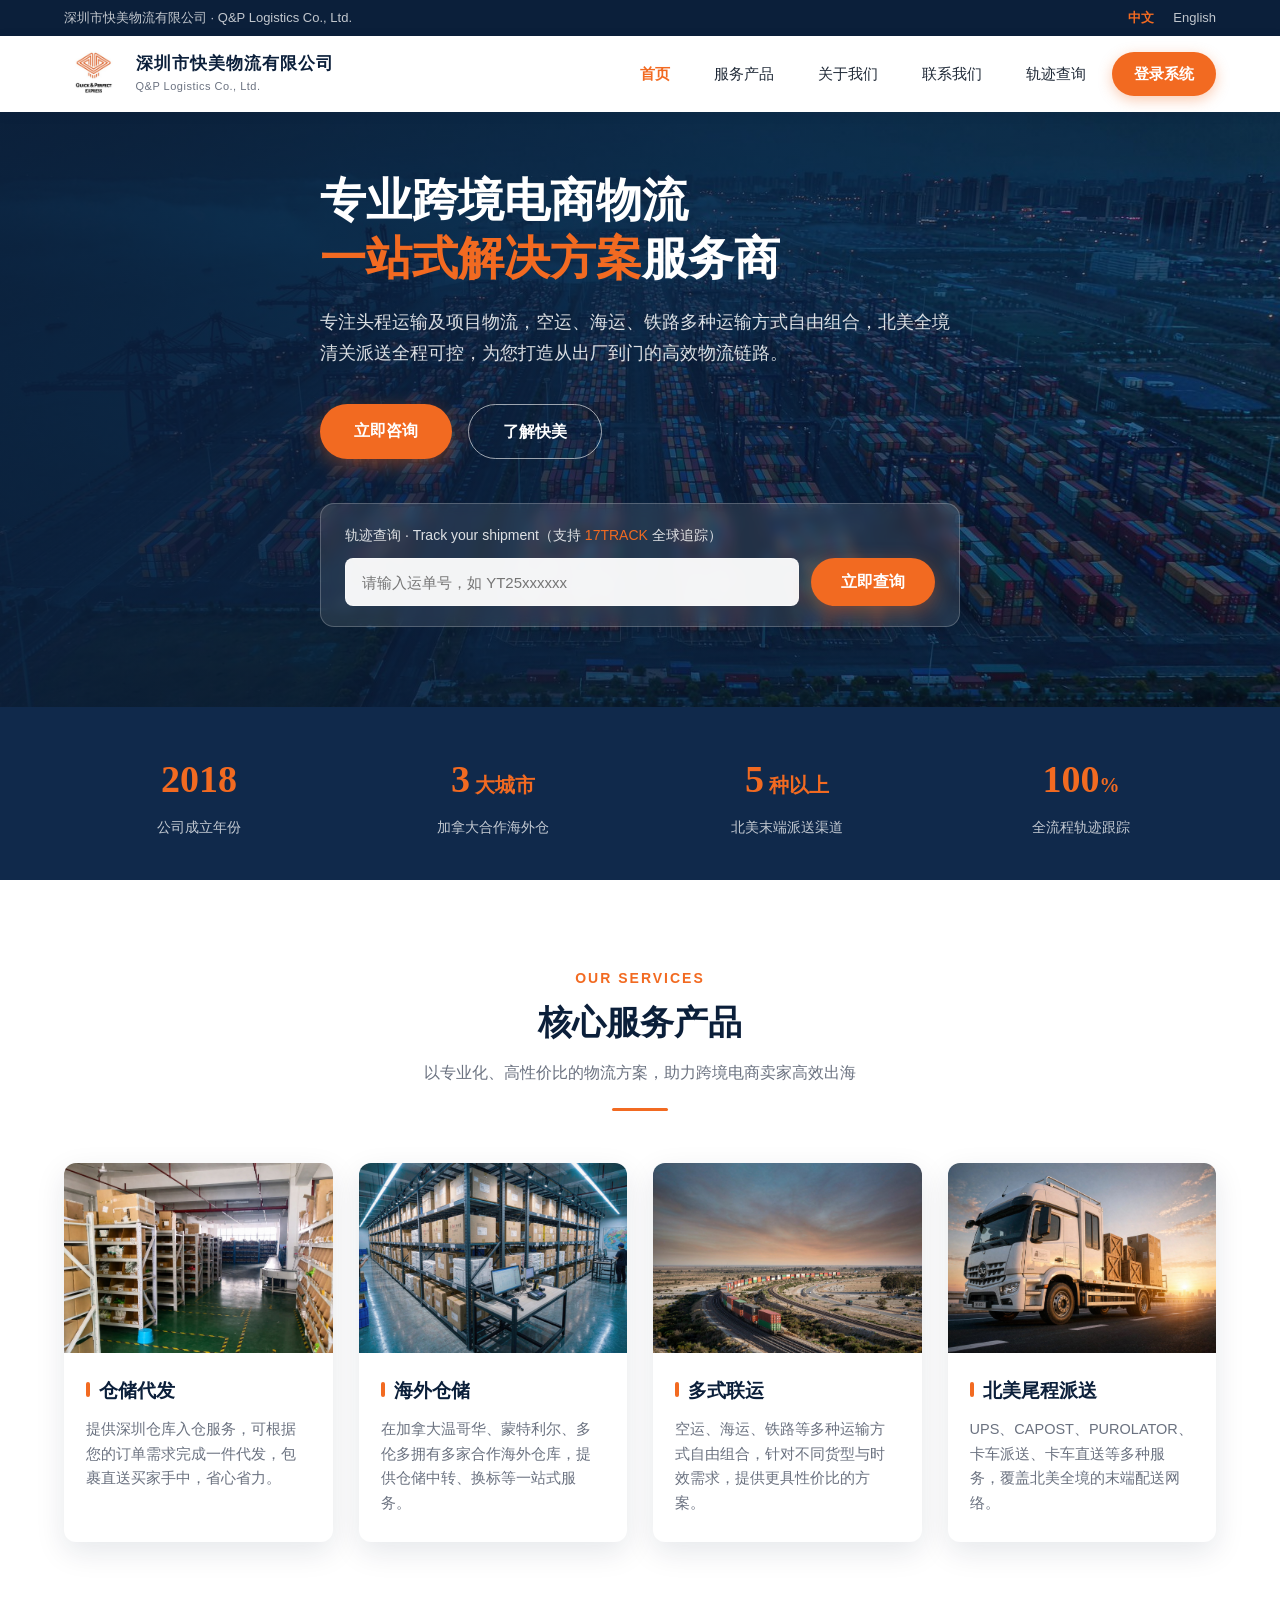
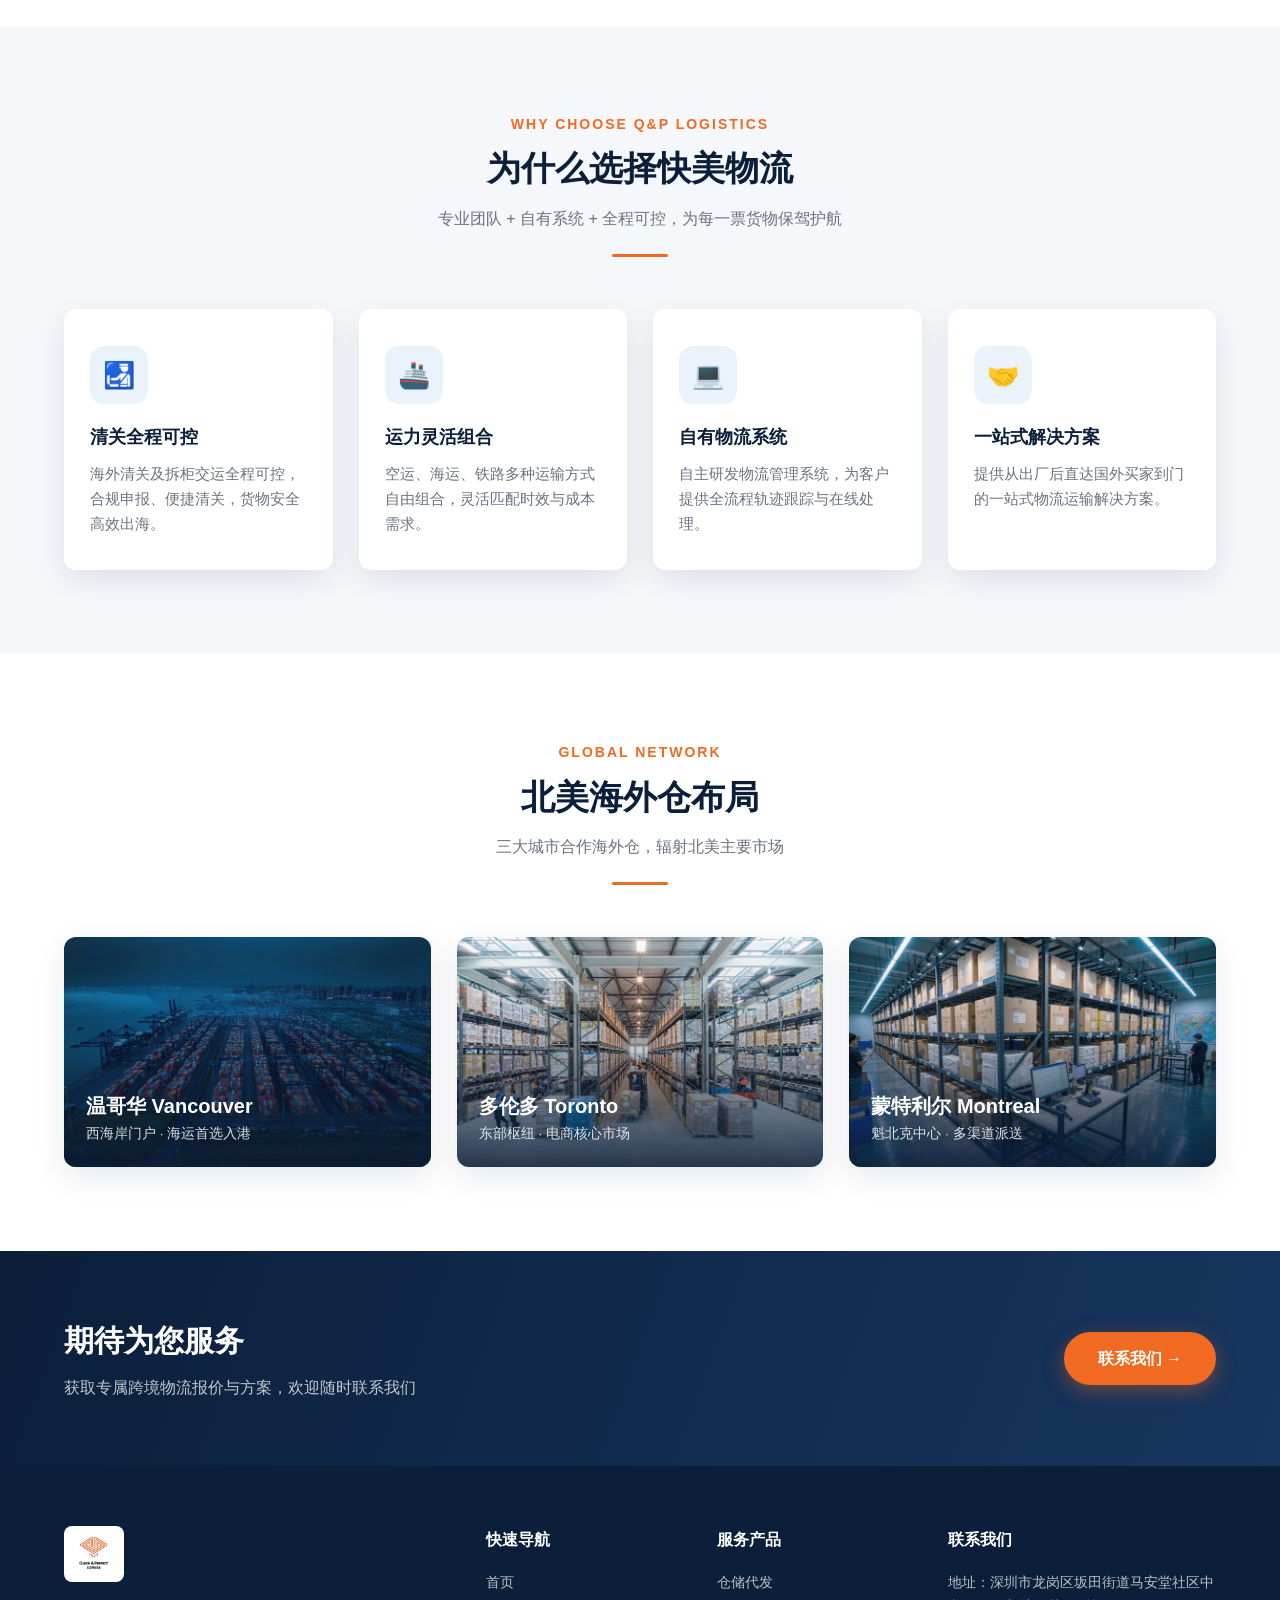
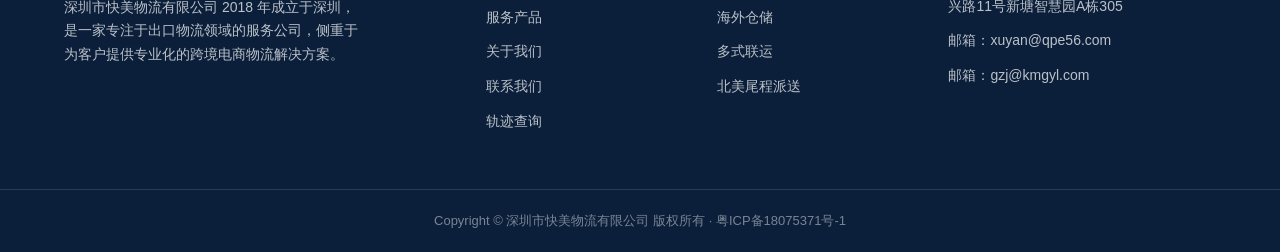
<file: index.html>
<!DOCTYPE html>
<html lang="zh-CN">
<head>
<meta charset="utf-8">
<meta name="viewport" content="width=device-width, initial-scale=1.0">
<title>深圳市快美物流有限公司 - 专业跨境电商物流服务商</title>
<meta name="description" content="深圳市快美物流有限公司，专注头程运输及项目物流，提供专业化的跨境电商物流解决方案。">
<link rel="stylesheet" href="assets/css/style.css">
</head>
<body>

<div class="topbar">
  <div class="container">
    <span>深圳市快美物流有限公司 · Q&amp;P Logistics Co., Ltd.</span>
    <span class="lang-switch">
      <a href="index.html" class="active">中文</a>
      <a href="en/index.html">English</a>
    </span>
  </div>
</div>

<nav class="navbar">
  <div class="container">
    <a class="brand" href="index.html">
      <img src="assets/img/logo.png" alt="Q&amp;P Logistics Logo">
      <span class="brand-text">
        <span class="cn">深圳市快美物流有限公司</span><br>
        <span class="en">Q&amp;P Logistics Co., Ltd.</span>
      </span>
    </a>
    <div class="nav-links">
      <a href="index.html" class="active">首页</a>
      <a href="cn/services.html">服务产品</a>
      <a href="cn/about.html">关于我们</a>
      <a href="cn/contact.html">联系我们</a>
      <a href="cn/track.html">轨迹查询</a>
      <a class="nav-cta" href="http://www.qpe56.com:8082/" target="_blank">登录系统</a>
    </div>
    <button class="nav-toggle" id="navToggle" aria-label="打开菜单"><span></span><span></span><span></span></button>
  </div>
</nav>

<header class="hero">
  <div class="container">
    <h1>专业跨境电商物流<br><em>一站式解决方案</em>服务商</h1>
    <p class="sub">专注头程运输及项目物流，空运、海运、铁路多种运输方式自由组合，北美全境清关派送全程可控，为您打造从出厂到门的高效物流链路。</p>
    <div class="hero-actions">
      <a class="btn btn-primary" href="cn/contact.html">立即咨询</a>
      <a class="btn btn-ghost" href="cn/about.html">了解快美</a>
    </div>
    <div class="track-box" id="track">
      <label>轨迹查询 · Track your shipment（支持 <a href="https://www.17track.net/" target="_blank" style="color:#F26A21;">17TRACK</a> 全球追踪）</label>
      <div class="track-row">
        <input type="text" id="YQNum" maxlength="50" placeholder="请输入运单号，如 YT25xxxxxx">
        <button class="btn btn-primary" onclick="doTrack()">立即查询</button>
      </div>
      <script type="text/javascript" src="//www.17track.net/externalcall.js"></script>
      <script type="text/javascript">
        function doTrack() {
          var num = document.getElementById("YQNum").value;
          if (num === "") { alert("请输入运单号"); return; }
          YQV5.trackSingleF2({ YQ_ElementId: "YQNum", YQ_Width: 770, YQ_Height: 560, YQ_Fc: "0", YQ_Lang: "zh-cn", YQ_Num: num });
        }
      </script>
    </div>
  </div>
</header>

<div class="stats">
  <div class="container">
    <div class="stat"><div class="num">2018</div><div class="label">公司成立年份</div></div>
    <div class="stat"><div class="num">3<span> 大城市</span></div><div class="label">加拿大合作海外仓</div></div>
    <div class="stat"><div class="num">5<span> 种以上</span></div><div class="label">北美末端派送渠道</div></div>
    <div class="stat"><div class="num">100<span>%</span></div><div class="label">全流程轨迹跟踪</div></div>
  </div>
</div>

<section class="section" id="services">
  <div class="container">
    <div class="sec-head">
      <span class="tag">Our Services</span>
      <h2>核心服务产品</h2>
      <p>以专业化、高性价比的物流方案，助力跨境电商卖家高效出海</p>
    </div>
    <div class="cards">
      <div class="card">
        <div class="thumb"><img src="assets/img/fulfillment.jpg" alt="仓储代发"></div>
        <div class="body">
          <h3>仓储代发</h3>
          <p>提供深圳仓库入仓服务，可根据您的订单需求完成一件代发，包裹直送买家手中，省心省力。</p>
        </div>
      </div>
      <div class="card">
        <div class="thumb"><img src="assets/img/overseas.jpg" alt="海外仓储"></div>
        <div class="body">
          <h3>海外仓储</h3>
          <p>在加拿大温哥华、蒙特利尔、多伦多拥有多家合作海外仓库，提供仓储中转、换标等一站式服务。</p>
        </div>
      </div>
      <div class="card">
        <div class="thumb"><img src="assets/img/rail.jpg" alt="多式联运"></div>
        <div class="body">
          <h3>多式联运</h3>
          <p>空运、海运、铁路等多种运输方式自由组合，针对不同货型与时效需求，提供更具性价比的方案。</p>
        </div>
      </div>
      <div class="card">
        <div class="thumb"><img src="assets/img/truck.jpg" alt="尾程派送"></div>
        <div class="body">
          <h3>北美尾程派送</h3>
          <p>UPS、CAPOST、PUROLATOR、卡车派送、卡车直送等多种服务，覆盖北美全境的末端配送网络。</p>
        </div>
      </div>
    </div>
  </div>
</section>

<section class="section gray">
  <div class="container">
    <div class="sec-head">
      <span class="tag">Why Choose Q&amp;P Logistics</span>
      <h2>为什么选择快美物流</h2>
      <p>专业团队 + 自有系统 + 全程可控，为每一票货物保驾护航</p>
    </div>
    <div class="why">
      <div class="why-item">
        <div class="icon">🛃</div>
        <h3>清关全程可控</h3>
        <p>海外清关及拆柜交运全程可控，合规申报、便捷清关，货物安全高效出海。</p>
      </div>
      <div class="why-item">
        <div class="icon">🚢</div>
        <h3>运力灵活组合</h3>
        <p>空运、海运、铁路多种运输方式自由组合，灵活匹配时效与成本需求。</p>
      </div>
      <div class="why-item">
        <div class="icon">💻</div>
        <h3>自有物流系统</h3>
        <p>自主研发物流管理系统，为客户提供全流程轨迹跟踪与在线处理。</p>
      </div>
      <div class="why-item">
        <div class="icon">🤝</div>
        <h3>一站式解决方案</h3>
        <p>提供从出厂后直达国外买家到门的一站式物流运输解决方案。</p>
      </div>
    </div>
  </div>
</section>

<section class="section">
  <div class="container">
    <div class="sec-head">
      <span class="tag">Global Network</span>
      <h2>北美海外仓布局</h2>
      <p>三大城市合作海外仓，辐射北美主要市场</p>
    </div>
    <div class="network">
      <div class="net-card">
        <img src="assets/img/hero.jpg" alt="温哥华">
        <div class="mask"><h3>温哥华 Vancouver</h3><p>西海岸门户 · 海运首选入港</p></div>
      </div>
      <div class="net-card">
        <img src="assets/img/about.jpg" alt="多伦多">
        <div class="mask"><h3>多伦多 Toronto</h3><p>东部枢纽 · 电商核心市场</p></div>
      </div>
      <div class="net-card">
        <img src="assets/img/overseas.jpg" alt="蒙特利尔">
        <div class="mask"><h3>蒙特利尔 Montreal</h3><p>魁北克中心 · 多渠道派送</p></div>
      </div>
    </div>
  </div>
</section>

<div class="cta-band">
  <div class="container">
    <div>
      <h2>期待为您服务</h2>
      <p>获取专属跨境物流报价与方案，欢迎随时联系我们</p>
    </div>
    <a class="btn btn-primary" href="cn/contact.html">联系我们 →</a>
  </div>
</div>

<footer>
  <div class="foot-main">
    <div class="container foot-grid">
      <div class="foot-brand">
        <img src="assets/img/logo.png" alt="Q&amp;P Logistics Logo">
        <p>深圳市快美物流有限公司 2018 年成立于深圳，是一家专注于出口物流领域的服务公司，侧重于为客户提供专业化的跨境电商物流解决方案。</p>
      </div>
      <div>
        <h4>快速导航</h4>
        <ul>
          <li><a href="index.html">首页</a></li>
          <li><a href="cn/services.html">服务产品</a></li>
          <li><a href="cn/about.html">关于我们</a></li>
          <li><a href="cn/contact.html">联系我们</a></li>
          <li><a href="cn/track.html">轨迹查询</a></li>
        </ul>
      </div>
      <div>
        <h4>服务产品</h4>
        <ul>
          <li>仓储代发</li>
          <li>海外仓储</li>
          <li>多式联运</li>
          <li>北美尾程派送</li>
        </ul>
      </div>
      <div>
        <h4>联系我们</h4>
        <ul>
          <li>地址：深圳市龙岗区坂田街道马安堂社区中兴路11号新塘智慧园A栋305</li>
          <li>邮箱：<a href="mailto:xuyan@qpe56.com">xuyan@qpe56.com</a></li>
          <li>邮箱：<a href="mailto:gzj@kmgyl.com">gzj@kmgyl.com</a></li>
        </ul>
      </div>
    </div>
  </div>
  <div class="foot-bottom">
    <div class="container">Copyright © 深圳市快美物流有限公司 版权所有 · 粤ICP备18075371号-1</div>
  </div>
</footer>

<script>
(function () {
  var t = document.getElementById("navToggle");
  var m = document.querySelector(".nav-links");
  t.addEventListener("click", function () { t.classList.toggle("open"); m.classList.toggle("open"); });
  m.addEventListener("click", function (e) { if (e.target.tagName === "A") { t.classList.remove("open"); m.classList.remove("open"); } });
})();
</script>
</body>
</html>
</file>
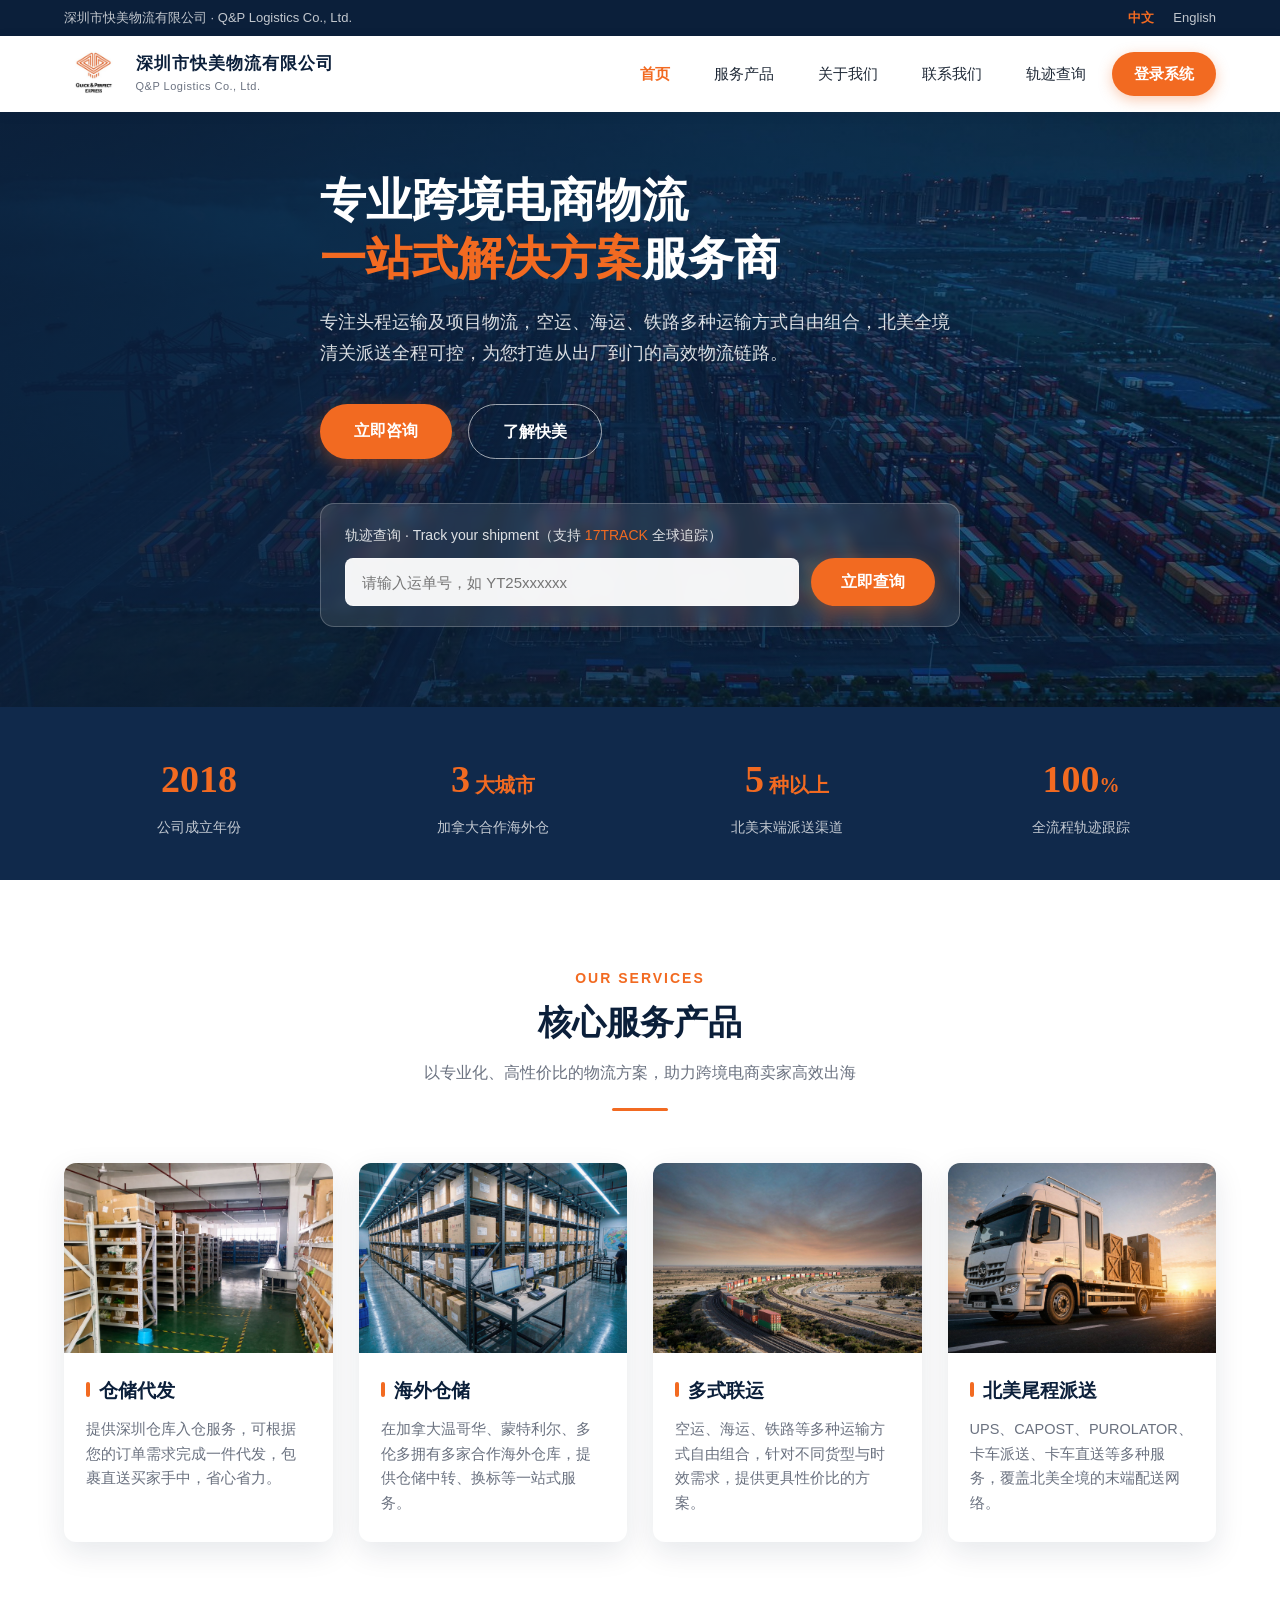
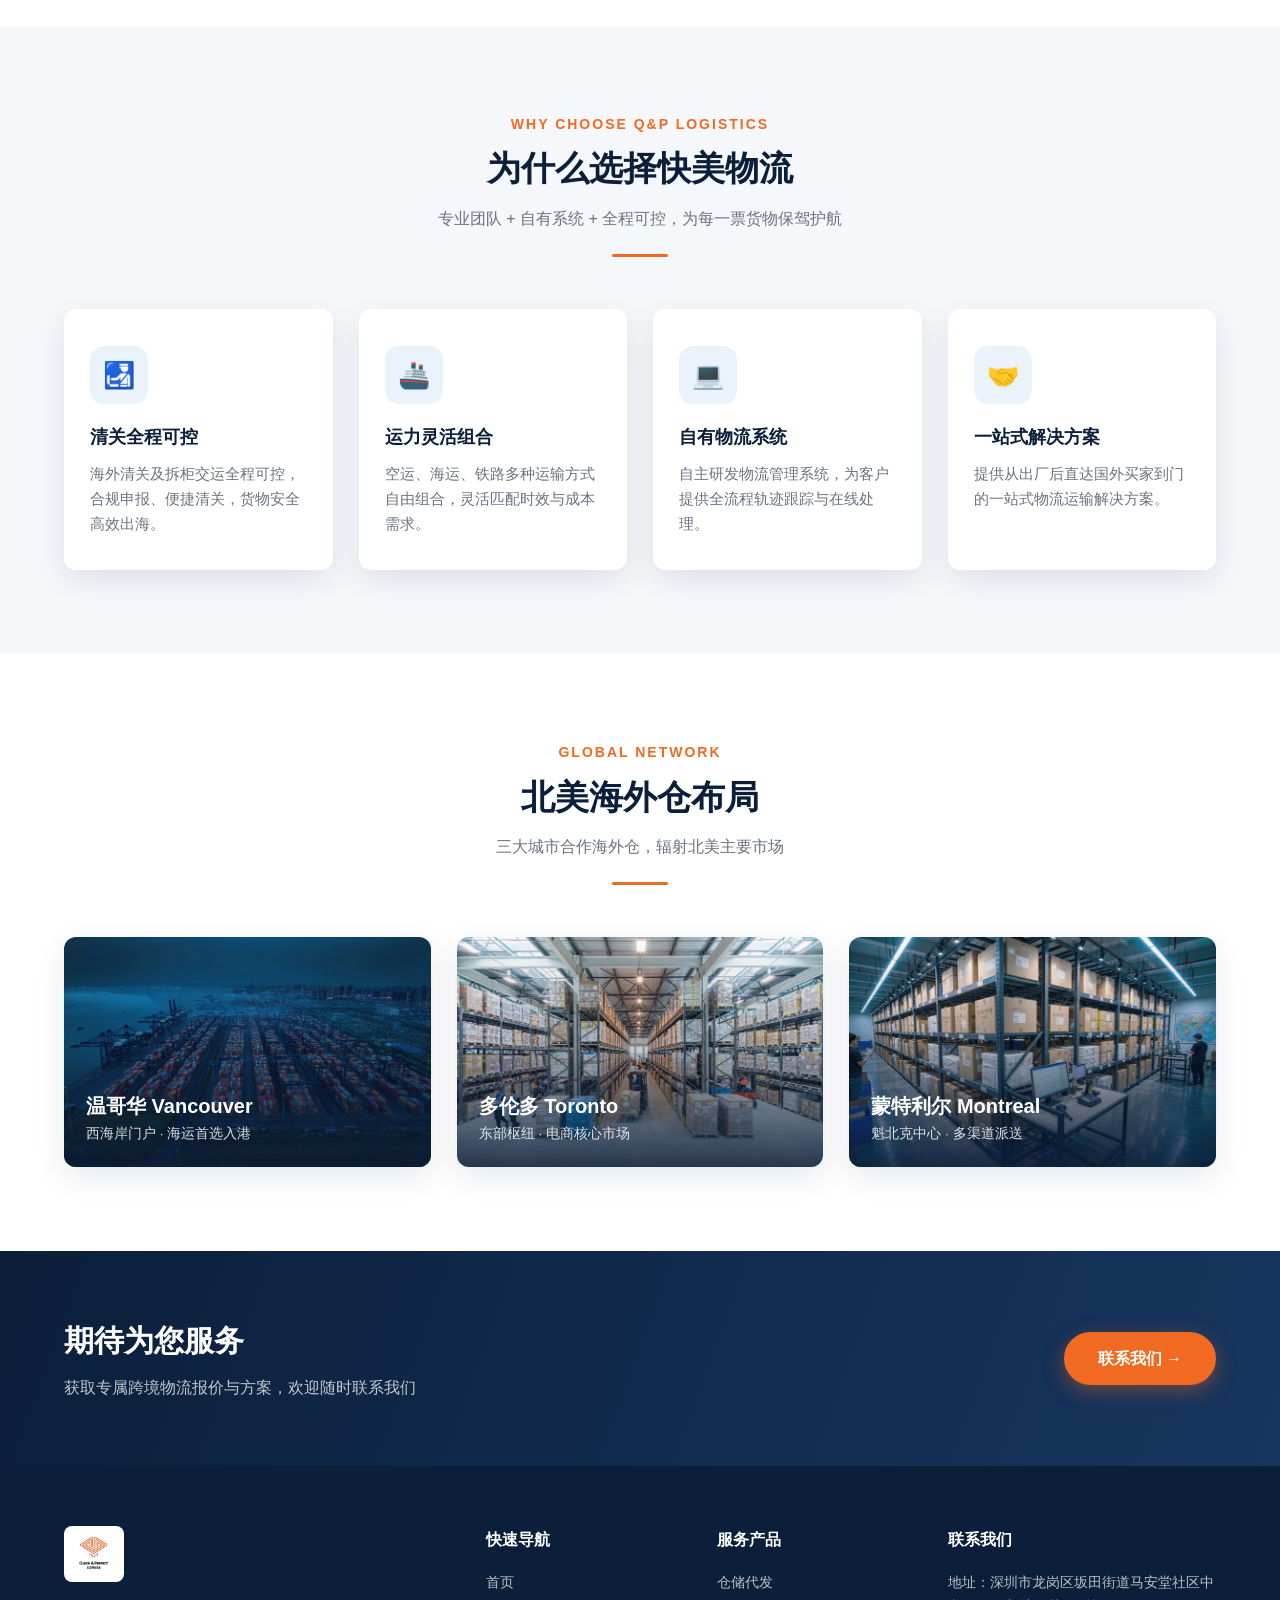
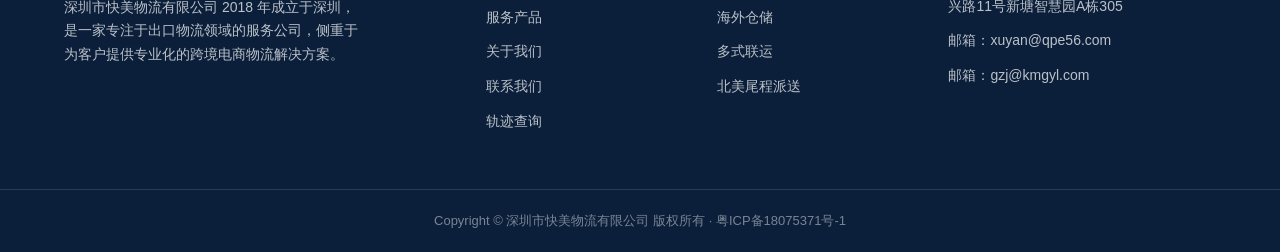
<file: cn/index.html>
<!DOCTYPE html>
<html lang="zh-CN">
<head>
<meta charset="utf-8">
<meta name="viewport" content="width=device-width, initial-scale=1.0">
<title>深圳市快美物流有限公司 - 专业跨境电商物流服务商</title>
<meta name="description" content="深圳市快美物流有限公司，专注头程运输及项目物流，提供专业化的跨境电商物流解决方案。">
<link rel="stylesheet" href="../assets/css/style.css">
</head>
<body>

<div class="topbar">
  <div class="container">
    <span>深圳市快美物流有限公司 · Q&amp;P Logistics Co., Ltd.</span>
    <span class="lang-switch">
      <a href="index.html" class="active">中文</a>
      <a href="../en/index.html">English</a>
    </span>
  </div>
</div>

<nav class="navbar">
  <div class="container">
    <a class="brand" href="index.html">
      <img src="../assets/img/logo.png" alt="Q&amp;P Logistics Logo">
      <span class="brand-text">
        <span class="cn">深圳市快美物流有限公司</span><br>
        <span class="en">Q&amp;P Logistics Co., Ltd.</span>
      </span>
    </a>
    <div class="nav-links">
      <a href="index.html" class="active">首页</a>
      <a href="services.html">服务产品</a>
      <a href="about.html">关于我们</a>
      <a href="contact.html">联系我们</a>
      <a href="track.html">轨迹查询</a>
      <a class="nav-cta" href="http://www.qpe56.com:8082/" target="_blank">登录系统</a>
    </div>
    <button class="nav-toggle" id="navToggle" aria-label="打开菜单"><span></span><span></span><span></span></button>
  </div>
</nav>

<header class="hero">
  <div class="container">
    <h1>专业跨境电商物流<br><em>一站式解决方案</em>服务商</h1>
    <p class="sub">专注头程运输及项目物流，空运、海运、铁路多种运输方式自由组合，北美全境清关派送全程可控，为您打造从出厂到门的高效物流链路。</p>
    <div class="hero-actions">
      <a class="btn btn-primary" href="contact.html">立即咨询</a>
      <a class="btn btn-ghost" href="about.html">了解快美</a>
    </div>
    <div class="track-box" id="track">
      <label>轨迹查询 · Track your shipment（支持 <a href="https://www.17track.net/" target="_blank" style="color:#F26A21;">17TRACK</a> 全球追踪）</label>
      <div class="track-row">
        <input type="text" id="YQNum" maxlength="50" placeholder="请输入运单号，如 YT25xxxxxx">
        <button class="btn btn-primary" onclick="doTrack()">立即查询</button>
      </div>
      <script type="text/javascript" src="//www.17track.net/externalcall.js"></script>
      <script type="text/javascript">
        function doTrack() {
          var num = document.getElementById("YQNum").value;
          if (num === "") { alert("请输入运单号"); return; }
          YQV5.trackSingleF2({ YQ_ElementId: "YQNum", YQ_Width: 770, YQ_Height: 560, YQ_Fc: "0", YQ_Lang: "zh-cn", YQ_Num: num });
        }
      </script>
    </div>
  </div>
</header>

<div class="stats">
  <div class="container">
    <div class="stat"><div class="num">2018</div><div class="label">公司成立年份</div></div>
    <div class="stat"><div class="num">3<span> 大城市</span></div><div class="label">加拿大合作海外仓</div></div>
    <div class="stat"><div class="num">5<span> 种以上</span></div><div class="label">北美末端派送渠道</div></div>
    <div class="stat"><div class="num">100<span>%</span></div><div class="label">全流程轨迹跟踪</div></div>
  </div>
</div>

<section class="section" id="services">
  <div class="container">
    <div class="sec-head">
      <span class="tag">Our Services</span>
      <h2>核心服务产品</h2>
      <p>以专业化、高性价比的物流方案，助力跨境电商卖家高效出海</p>
    </div>
    <div class="cards">
      <div class="card">
        <div class="thumb"><img src="../assets/img/fulfillment.jpg" alt="仓储代发"></div>
        <div class="body">
          <h3>仓储代发</h3>
          <p>提供深圳仓库入仓服务，可根据您的订单需求完成一件代发，包裹直送买家手中，省心省力。</p>
        </div>
      </div>
      <div class="card">
        <div class="thumb"><img src="../assets/img/overseas.jpg" alt="海外仓储"></div>
        <div class="body">
          <h3>海外仓储</h3>
          <p>在加拿大温哥华、蒙特利尔、多伦多拥有多家合作海外仓库，提供仓储中转、换标等一站式服务。</p>
        </div>
      </div>
      <div class="card">
        <div class="thumb"><img src="../assets/img/rail.jpg" alt="多式联运"></div>
        <div class="body">
          <h3>多式联运</h3>
          <p>空运、海运、铁路等多种运输方式自由组合，针对不同货型与时效需求，提供更具性价比的方案。</p>
        </div>
      </div>
      <div class="card">
        <div class="thumb"><img src="../assets/img/truck.jpg" alt="尾程派送"></div>
        <div class="body">
          <h3>北美尾程派送</h3>
          <p>UPS、CAPOST、PUROLATOR、卡车派送、卡车直送等多种服务，覆盖北美全境的末端配送网络。</p>
        </div>
      </div>
    </div>
  </div>
</section>

<section class="section gray">
  <div class="container">
    <div class="sec-head">
      <span class="tag">Why Choose Q&amp;P Logistics</span>
      <h2>为什么选择快美物流</h2>
      <p>专业团队 + 自有系统 + 全程可控，为每一票货物保驾护航</p>
    </div>
    <div class="why">
      <div class="why-item">
        <div class="icon">🛃</div>
        <h3>清关全程可控</h3>
        <p>海外清关及拆柜交运全程可控，合规申报、便捷清关，货物安全高效出海。</p>
      </div>
      <div class="why-item">
        <div class="icon">🚢</div>
        <h3>运力灵活组合</h3>
        <p>空运、海运、铁路多种运输方式自由组合，灵活匹配时效与成本需求。</p>
      </div>
      <div class="why-item">
        <div class="icon">💻</div>
        <h3>自有物流系统</h3>
        <p>自主研发物流管理系统，为客户提供全流程轨迹跟踪与在线处理。</p>
      </div>
      <div class="why-item">
        <div class="icon">🤝</div>
        <h3>一站式解决方案</h3>
        <p>提供从出厂后直达国外买家到门的一站式物流运输解决方案。</p>
      </div>
    </div>
  </div>
</section>

<section class="section">
  <div class="container">
    <div class="sec-head">
      <span class="tag">Global Network</span>
      <h2>北美海外仓布局</h2>
      <p>三大城市合作海外仓，辐射北美主要市场</p>
    </div>
    <div class="network">
      <div class="net-card">
        <img src="../assets/img/hero.jpg" alt="温哥华">
        <div class="mask"><h3>温哥华 Vancouver</h3><p>西海岸门户 · 海运首选入港</p></div>
      </div>
      <div class="net-card">
        <img src="../assets/img/about.jpg" alt="多伦多">
        <div class="mask"><h3>多伦多 Toronto</h3><p>东部枢纽 · 电商核心市场</p></div>
      </div>
      <div class="net-card">
        <img src="../assets/img/overseas.jpg" alt="蒙特利尔">
        <div class="mask"><h3>蒙特利尔 Montreal</h3><p>魁北克中心 · 多渠道派送</p></div>
      </div>
    </div>
  </div>
</section>

<div class="cta-band">
  <div class="container">
    <div>
      <h2>期待为您服务</h2>
      <p>获取专属跨境物流报价与方案，欢迎随时联系我们</p>
    </div>
    <a class="btn btn-primary" href="contact.html">联系我们 →</a>
  </div>
</div>

<footer>
  <div class="foot-main">
    <div class="container foot-grid">
      <div class="foot-brand">
        <img src="../assets/img/logo.png" alt="Q&amp;P Logistics Logo">
        <p>深圳市快美物流有限公司 2018 年成立于深圳，是一家专注于出口物流领域的服务公司，侧重于为客户提供专业化的跨境电商物流解决方案。</p>
      </div>
      <div>
        <h4>快速导航</h4>
        <ul>
          <li><a href="index.html">首页</a></li>
          <li><a href="services.html">服务产品</a></li>
          <li><a href="about.html">关于我们</a></li>
          <li><a href="contact.html">联系我们</a></li>
          <li><a href="track.html">轨迹查询</a></li>
        </ul>
      </div>
      <div>
        <h4>服务产品</h4>
        <ul>
          <li>仓储代发</li>
          <li>海外仓储</li>
          <li>多式联运</li>
          <li>北美尾程派送</li>
        </ul>
      </div>
      <div>
        <h4>联系我们</h4>
        <ul>
          <li>地址：深圳市龙岗区坂田街道马安堂社区中兴路11号新塘智慧园A栋305</li>
          <li>邮箱：<a href="mailto:xuyan@qpe56.com">xuyan@qpe56.com</a></li>
          <li>邮箱：<a href="mailto:gzj@kmgyl.com">gzj@kmgyl.com</a></li>
        </ul>
      </div>
    </div>
  </div>
  <div class="foot-bottom">
    <div class="container">Copyright © 深圳市快美物流有限公司 版权所有 · 粤ICP备18075371号-1</div>
  </div>
</footer>

<script>
(function () {
  var t = document.getElementById("navToggle");
  var m = document.querySelector(".nav-links");
  t.addEventListener("click", function () { t.classList.toggle("open"); m.classList.toggle("open"); });
  m.addEventListener("click", function (e) { if (e.target.tagName === "A") { t.classList.remove("open"); m.classList.remove("open"); } });
})();
</script>
</body>
</html>
</file>
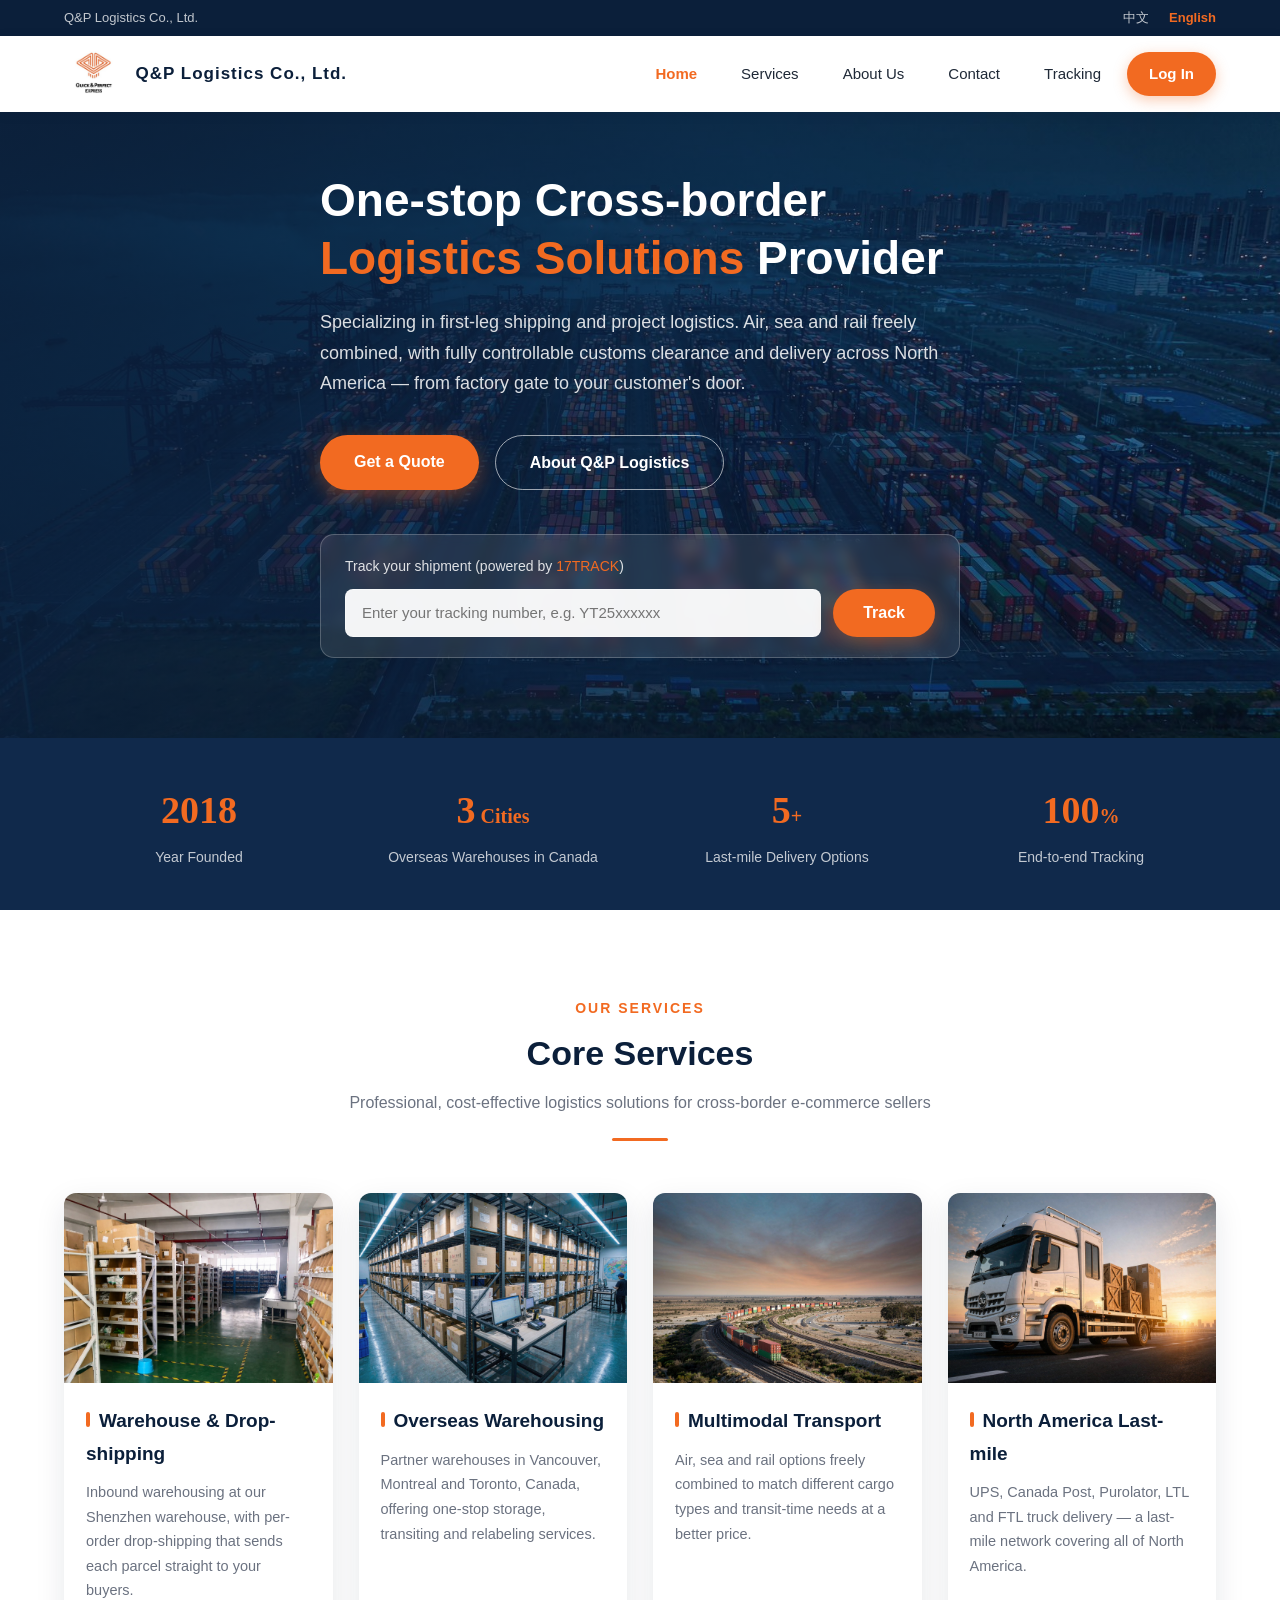
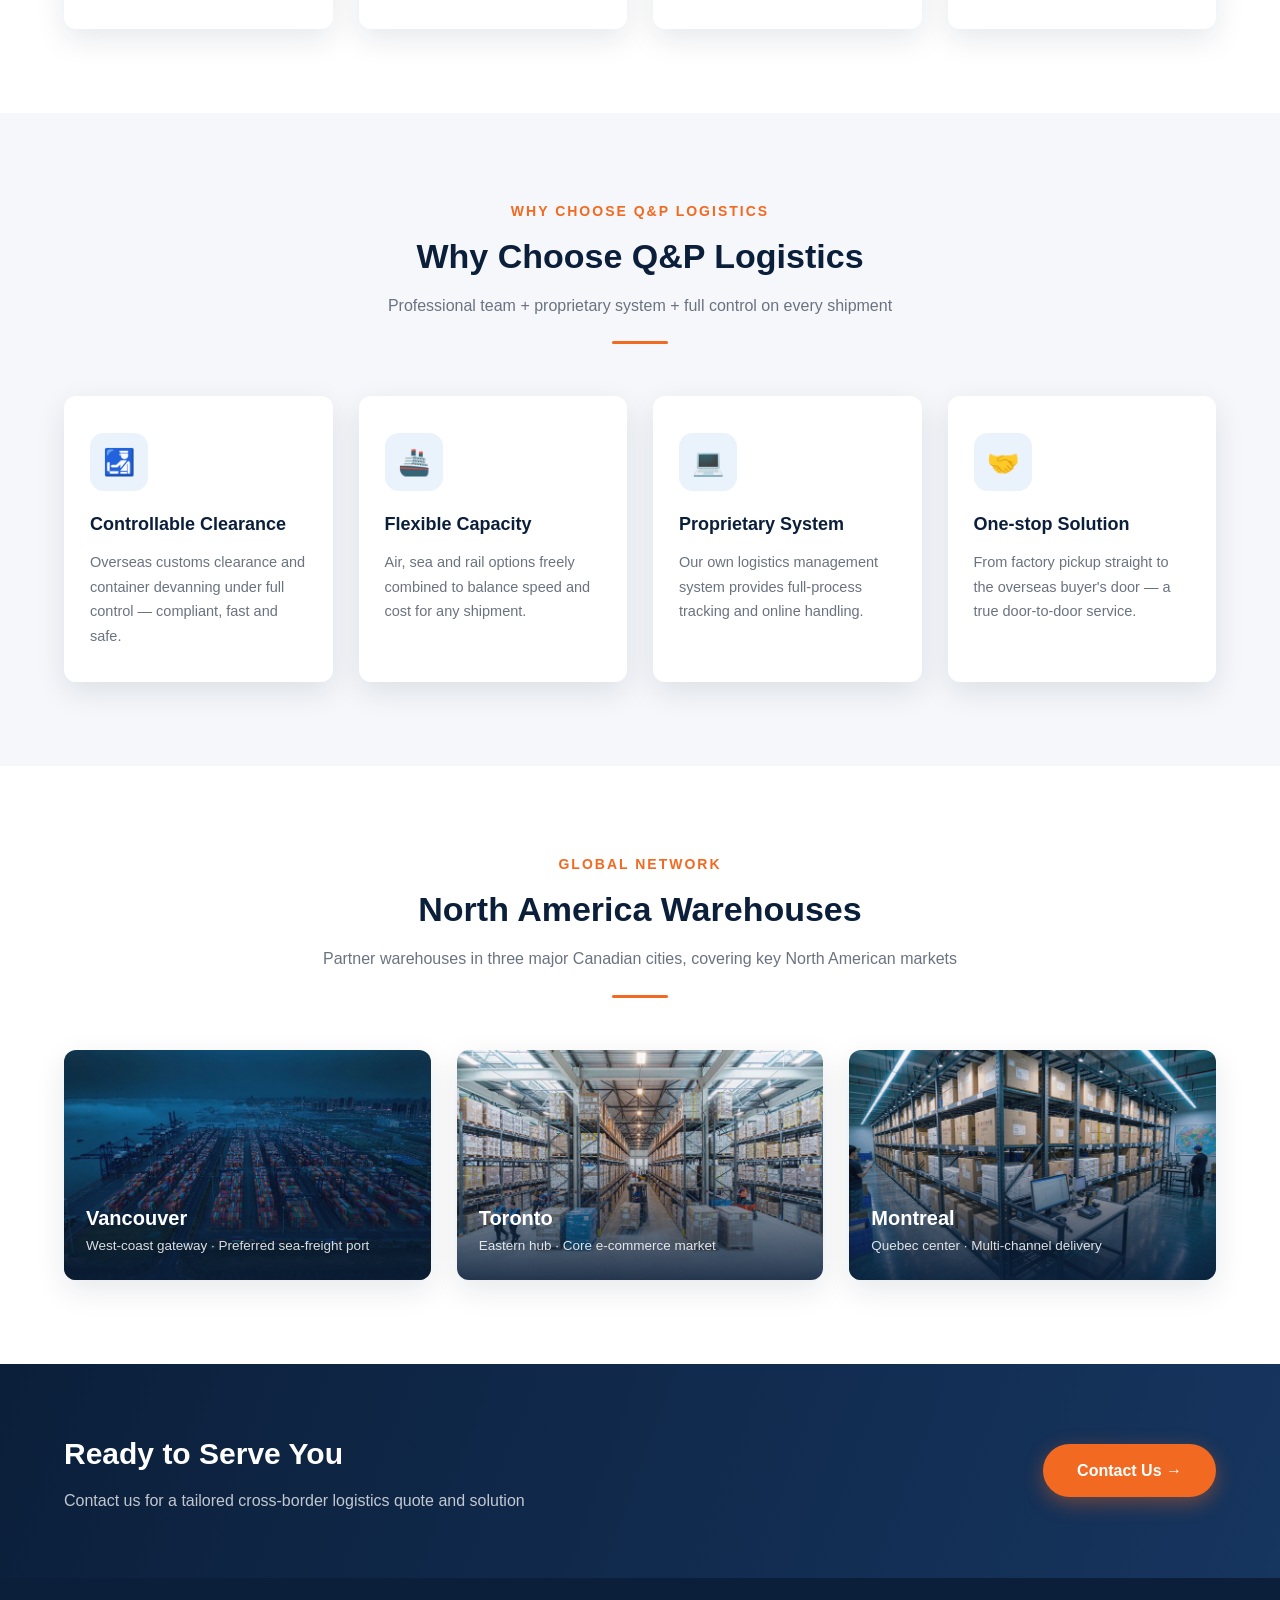
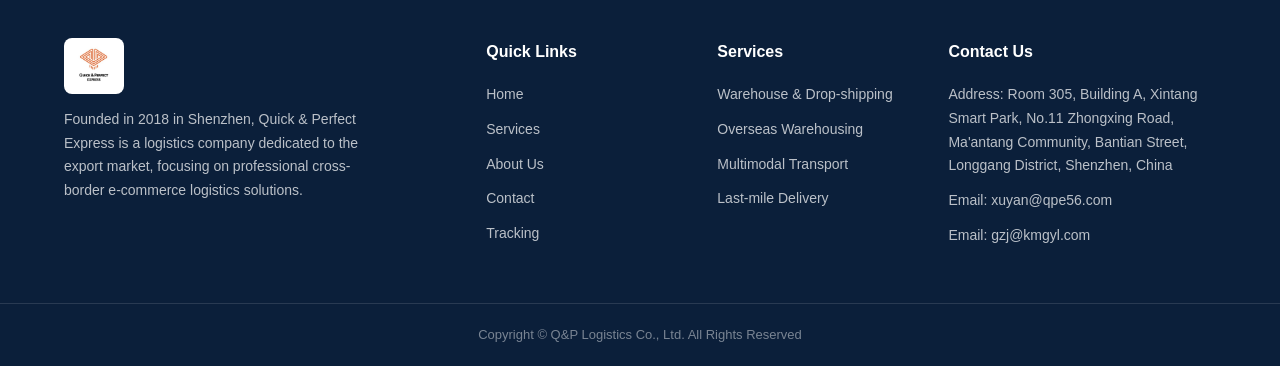
<file: en/index.html>
<!DOCTYPE html>
<html lang="en">
<head>
<meta charset="utf-8">
<meta name="viewport" content="width=device-width, initial-scale=1.0">
<title>Q&amp;P Logistics - Professional Cross-border Logistics</title>
<meta name="description" content="Shenzhen Q&amp;P Logistics, founded in 2018, specializes in first-leg shipping and project logistics for cross-border e-commerce.">
<link rel="stylesheet" href="../assets/css/style.css">
</head>
<body>

<div class="topbar">
  <div class="container">
    <span>Q&amp;P Logistics Co., Ltd.</span>
    <span class="lang-switch">
      <a href="../cn/index.html">中文</a>
      <a href="index.html" class="active">English</a>
    </span>
  </div>
</div>

<nav class="navbar">
  <div class="container">
    <a class="brand" href="index.html">
      <img src="../assets/img/logo.png" alt="Q&amp;P Logistics Logo">
      <span class="brand-text">
        <!-- <span class="cn">Quick &amp; Perfect Express</span><br> -->
        <span class="cn">Q&amp;P Logistics Co., Ltd.</span>
      </span>
    </a>
    <div class="nav-links">
      <a href="index.html" class="active">Home</a>
      <a href="services.html">Services</a>
      <a href="about.html">About Us</a>
      <a href="contact.html">Contact</a>
      <a href="track.html">Tracking</a>
      <a class="nav-cta" href="http://www.qpe56.com:8082/" target="_blank">Log In</a>
    </div>
    <button class="nav-toggle" id="navToggle" aria-label="Menu"><span></span><span></span><span></span></button>
  </div>
</nav>

<header class="hero">
  <div class="container">
    <h1>One-stop Cross-border<br><em>Logistics Solutions</em> Provider</h1>
    <p class="sub">Specializing in first-leg shipping and project logistics. Air, sea and rail freely combined, with fully controllable customs clearance and delivery across North America — from factory gate to your customer's door.</p>
    <div class="hero-actions">
      <a class="btn btn-primary" href="contact.html">Get a Quote</a>
      <a class="btn btn-ghost" href="about.html">About Q&amp;P Logistics</a>
    </div>
    <div class="track-box" id="track">
      <label>Track your shipment (powered by <a href="https://www.17track.net/" target="_blank" style="color:#F26A21;">17TRACK</a>)</label>
      <div class="track-row">
        <input type="text" id="YQNum" maxlength="50" placeholder="Enter your tracking number, e.g. YT25xxxxxx">
        <button class="btn btn-primary" onclick="doTrack()">Track</button>
      </div>
      <script type="text/javascript" src="//www.17track.net/externalcall.js"></script>
      <script type="text/javascript">
        function doTrack() {
          var num = document.getElementById("YQNum").value;
          if (num === "") { alert("Enter your number."); return; }
          YQV5.trackSingleF2({ YQ_ElementId: "YQNum", YQ_Width: 770, YQ_Height: 560, YQ_Fc: "0", YQ_Lang: "en", YQ_Num: num });
        }
      </script>
    </div>
  </div>
</header>

<div class="stats">
  <div class="container">
    <div class="stat"><div class="num">2018</div><div class="label">Year Founded</div></div>
    <div class="stat"><div class="num">3<span> Cities</span></div><div class="label">Overseas Warehouses in Canada</div></div>
    <div class="stat"><div class="num">5<span>+</span></div><div class="label">Last-mile Delivery Options</div></div>
    <div class="stat"><div class="num">100<span>%</span></div><div class="label">End-to-end Tracking</div></div>
  </div>
</div>

<section class="section" id="services">
  <div class="container">
    <div class="sec-head">
      <span class="tag">Our Services</span>
      <h2>Core Services</h2>
      <p>Professional, cost-effective logistics solutions for cross-border e-commerce sellers</p>
    </div>
    <div class="cards">
      <div class="card">
        <div class="thumb"><img src="../assets/img/fulfillment.jpg" alt="Warehouse & Drop-shipping"></div>
        <div class="body">
          <h3>Warehouse &amp; Drop-shipping</h3>
          <p>Inbound warehousing at our Shenzhen warehouse, with per-order drop-shipping that sends each parcel straight to your buyers.</p>
        </div>
      </div>
      <div class="card">
        <div class="thumb"><img src="../assets/img/overseas.jpg" alt="Overseas Warehousing"></div>
        <div class="body">
          <h3>Overseas Warehousing</h3>
          <p>Partner warehouses in Vancouver, Montreal and Toronto, Canada, offering one-stop storage, transiting and relabeling services.</p>
        </div>
      </div>
      <div class="card">
        <div class="thumb"><img src="../assets/img/rail.jpg" alt="Multimodal Transport"></div>
        <div class="body">
          <h3>Multimodal Transport</h3>
          <p>Air, sea and rail options freely combined to match different cargo types and transit-time needs at a better price.</p>
        </div>
      </div>
      <div class="card">
        <div class="thumb"><img src="../assets/img/truck.jpg" alt="Last-mile Delivery"></div>
        <div class="body">
          <h3>North America Last-mile</h3>
          <p>UPS, Canada Post, Purolator, LTL and FTL truck delivery — a last-mile network covering all of North America.</p>
        </div>
      </div>
    </div>
  </div>
</section>

<section class="section gray">
  <div class="container">
    <div class="sec-head">
      <span class="tag">Why Choose Q&amp;P Logistics</span>
      <h2>Why Choose Q&amp;P Logistics</h2>
      <p>Professional team + proprietary system + full control on every shipment</p>
    </div>
    <div class="why">
      <div class="why-item">
        <div class="icon">🛃</div>
        <h3>Controllable Clearance</h3>
        <p>Overseas customs clearance and container devanning under full control — compliant, fast and safe.</p>
      </div>
      <div class="why-item">
        <div class="icon">🚢</div>
        <h3>Flexible Capacity</h3>
        <p>Air, sea and rail options freely combined to balance speed and cost for any shipment.</p>
      </div>
      <div class="why-item">
        <div class="icon">💻</div>
        <h3>Proprietary System</h3>
        <p>Our own logistics management system provides full-process tracking and online handling.</p>
      </div>
      <div class="why-item">
        <div class="icon">🤝</div>
        <h3>One-stop Solution</h3>
        <p>From factory pickup straight to the overseas buyer's door — a true door-to-door service.</p>
      </div>
    </div>
  </div>
</section>

<section class="section">
  <div class="container">
    <div class="sec-head">
      <span class="tag">Global Network</span>
      <h2>North America Warehouses</h2>
      <p>Partner warehouses in three major Canadian cities, covering key North American markets</p>
    </div>
    <div class="network">
      <div class="net-card">
        <img src="../assets/img/hero.jpg" alt="Vancouver">
        <div class="mask"><h3>Vancouver</h3><p>West-coast gateway · Preferred sea-freight port</p></div>
      </div>
      <div class="net-card">
        <img src="../assets/img/about.jpg" alt="Toronto">
        <div class="mask"><h3>Toronto</h3><p>Eastern hub · Core e-commerce market</p></div>
      </div>
      <div class="net-card">
        <img src="../assets/img/overseas.jpg" alt="Montreal">
        <div class="mask"><h3>Montreal</h3><p>Quebec center · Multi-channel delivery</p></div>
      </div>
    </div>
  </div>
</section>

<div class="cta-band">
  <div class="container">
    <div>
      <h2>Ready to Serve You</h2>
      <p>Contact us for a tailored cross-border logistics quote and solution</p>
    </div>
    <a class="btn btn-primary" href="contact.html">Contact Us →</a>
  </div>
</div>

<footer>
  <div class="foot-main">
    <div class="container foot-grid">
      <div class="foot-brand">
        <img src="../assets/img/logo.png" alt="Q&amp;P Logistics Logo">
        <p>Founded in 2018 in Shenzhen, Quick &amp; Perfect Express is a logistics company dedicated to the export market, focusing on professional cross-border e-commerce logistics solutions.</p>
      </div>
      <div>
        <h4>Quick Links</h4>
        <ul>
          <li><a href="index.html">Home</a></li>
          <li><a href="services.html">Services</a></li>
          <li><a href="about.html">About Us</a></li>
          <li><a href="contact.html">Contact</a></li>
          <li><a href="track.html">Tracking</a></li>
        </ul>
      </div>
      <div>
        <h4>Services</h4>
        <ul>
          <li>Warehouse &amp; Drop-shipping</li>
          <li>Overseas Warehousing</li>
          <li>Multimodal Transport</li>
          <li>Last-mile Delivery</li>
        </ul>
      </div>
      <div>
        <h4>Contact Us</h4>
        <ul>
          <li>Address: Room 305, Building A, Xintang Smart Park, No.11 Zhongxing Road, Ma'antang Community, Bantian Street, Longgang District, Shenzhen, China</li>
          <li>Email: <a href="mailto:xuyan@qpe56.com">xuyan@qpe56.com</a></li>
          <li>Email: <a href="mailto:gzj@kmgyl.com">gzj@kmgyl.com</a></li>
        </ul>
      </div>
    </div>
  </div>
  <div class="foot-bottom">
    <div class="container">Copyright © Q&amp;P Logistics Co., Ltd. All Rights Reserved</div>
  </div>
</footer>

<script>
(function () {
  var t = document.getElementById("navToggle");
  var m = document.querySelector(".nav-links");
  t.addEventListener("click", function () { t.classList.toggle("open"); m.classList.toggle("open"); });
  m.addEventListener("click", function (e) { if (e.target.tagName === "A") { t.classList.remove("open"); m.classList.remove("open"); } });
})();
</script>
</body>
</html>
</file>
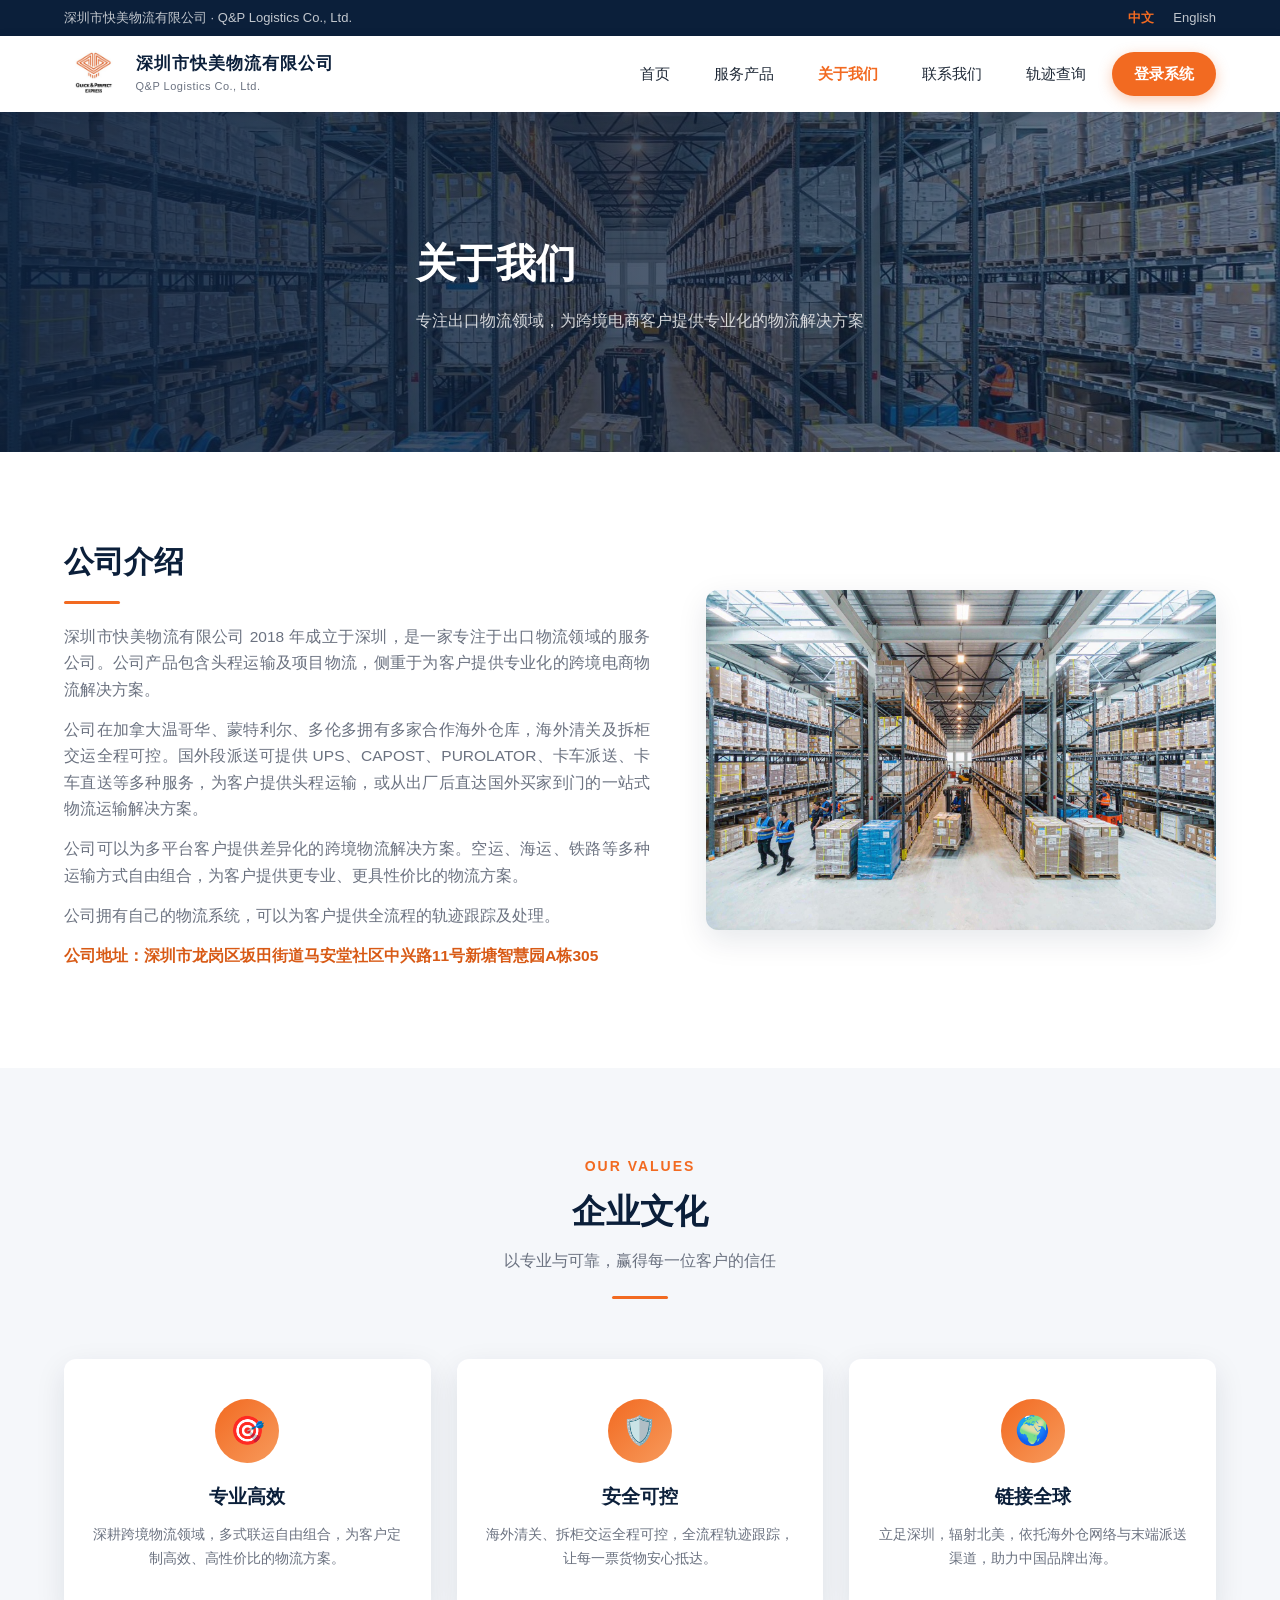
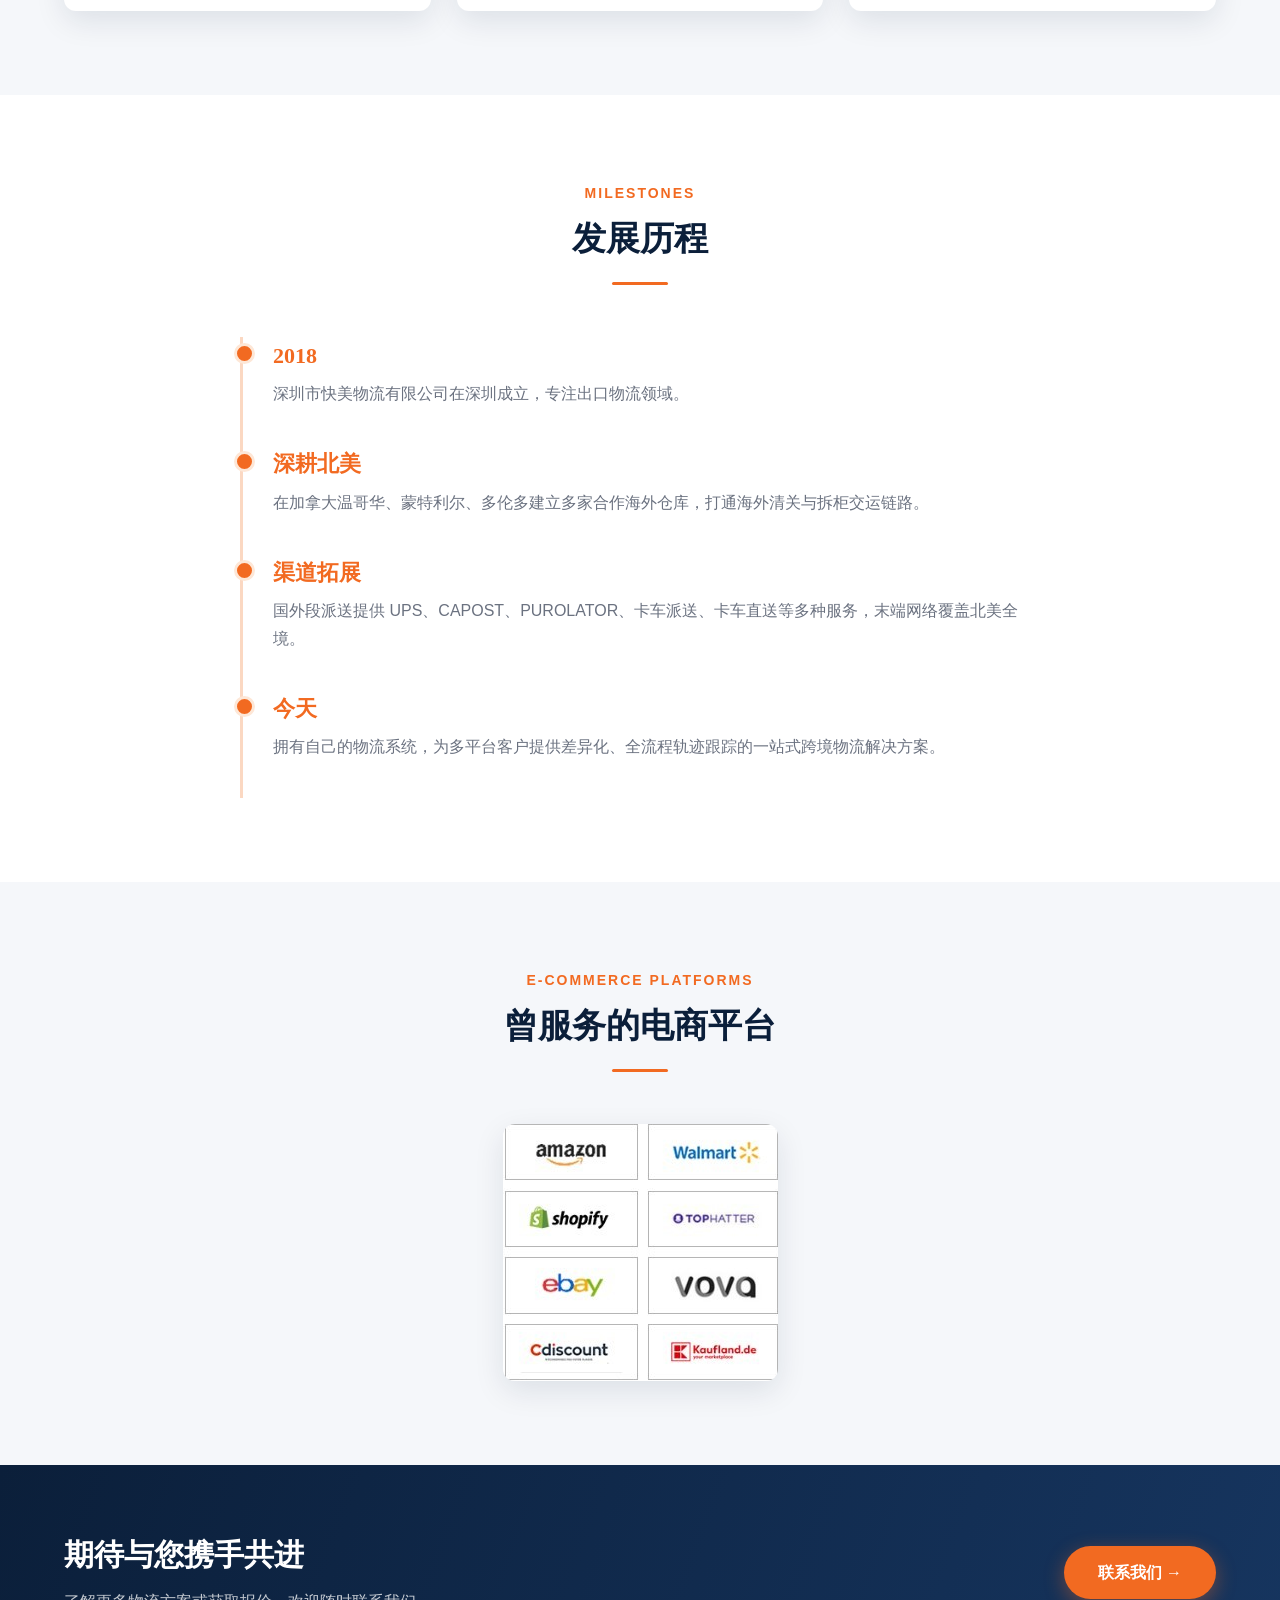
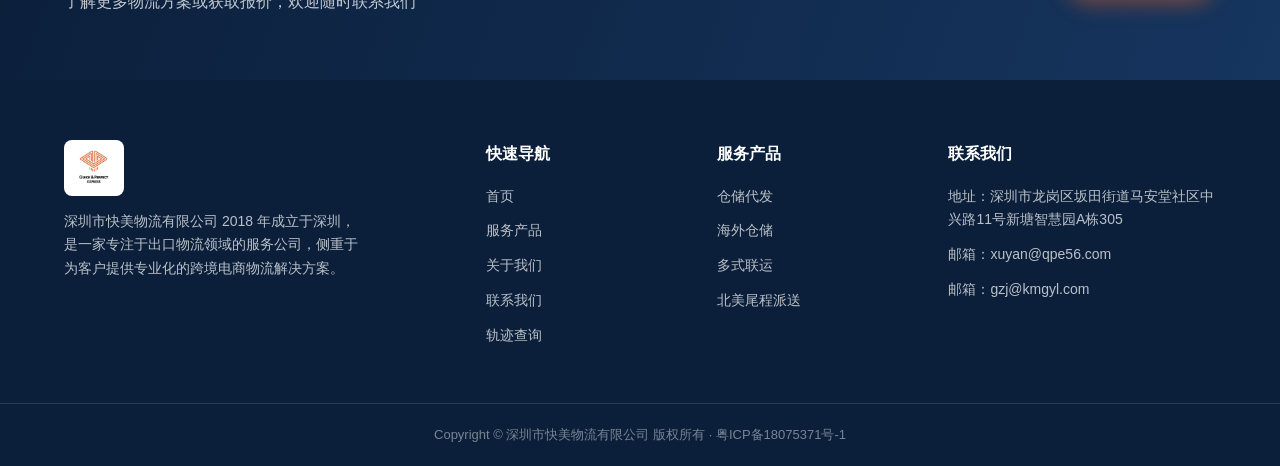
<file: cn/about.html>
<!DOCTYPE html>
<html lang="zh-CN">
<head>
<meta charset="utf-8">
<meta name="viewport" content="width=device-width, initial-scale=1.0">
<title>关于我们 - 深圳市快美物流有限公司</title>
<meta name="description" content="深圳市快美物流有限公司2018年成立于深圳，是一家专注于出口物流领域的服务公司。">
<link rel="stylesheet" href="../assets/css/style.css">
</head>
<body>

<div class="topbar">
  <div class="container">
    <span>深圳市快美物流有限公司 · Q&amp;P Logistics Co., Ltd.</span>
    <span class="lang-switch">
      <a href="about.html" class="active">中文</a>
      <a href="../en/about.html">English</a>
    </span>
  </div>
</div>

<nav class="navbar">
  <div class="container">
    <a class="brand" href="index.html">
      <img src="../assets/img/logo.png" alt="QPE Logo">
      <span class="brand-text">
        <span class="cn">深圳市快美物流有限公司</span><br>
        <span class="en">Q&amp;P Logistics Co., Ltd.</span>
      </span>
    </a>
    <div class="nav-links">
      <a href="index.html">首页</a>
      <a href="services.html">服务产品</a>
      <a href="about.html" class="active">关于我们</a>
      <a href="contact.html">联系我们</a>
      <a href="track.html">轨迹查询</a>
      <a class="nav-cta" href="http://www.qpe56.com:8082/" target="_blank">登录系统</a>
    </div>
    <button class="nav-toggle" id="navToggle" aria-label="打开菜单"><span></span><span></span><span></span></button>
  </div>
</nav>

<header class="page-hero" style="background-image:url('../assets/img/about.jpg');">
  <div class="container">
    <h1>关于我们</h1>
    <p>专注出口物流领域，为跨境电商客户提供专业化的物流解决方案</p>
  </div>
</header>

<section class="section">
  <div class="container about-wrap">
    <div class="about-text">
      <h2>公司介绍</h2>
      <p>深圳市快美物流有限公司 2018 年成立于深圳，是一家专注于出口物流领域的服务公司。公司产品包含头程运输及项目物流，侧重于为客户提供专业化的跨境电商物流解决方案。</p>
      <p>公司在加拿大温哥华、蒙特利尔、多伦多拥有多家合作海外仓库，海外清关及拆柜交运全程可控。国外段派送可提供 UPS、CAPOST、PUROLATOR、卡车派送、卡车直送等多种服务，为客户提供头程运输，或从出厂后直达国外买家到门的一站式物流运输解决方案。</p>
      <p>公司可以为多平台客户提供差异化的跨境物流解决方案。空运、海运、铁路等多种运输方式自由组合，为客户提供更专业、更具性价比的物流方案。</p>
      <p>公司拥有自己的物流系统，可以为客户提供全流程的轨迹跟踪及处理。</p>
      <p style="color:#D85A15;font-weight:600;">公司地址：深圳市龙岗区坂田街道马安堂社区中兴路11号新塘智慧园A栋305</p>
    </div>
    <div class="pic"><img src="../assets/img/about.jpg" alt="快美物流仓库"></div>
  </div>
</section>

<section class="section gray">
  <div class="container">
    <div class="sec-head">
      <span class="tag">Our Values</span>
      <h2>企业文化</h2>
      <p>以专业与可靠，赢得每一位客户的信任</p>
    </div>
    <div class="values">
      <div class="value">
        <div class="icon">🎯</div>
        <h3>专业高效</h3>
        <p>深耕跨境物流领域，多式联运自由组合，为客户定制高效、高性价比的物流方案。</p>
      </div>
      <div class="value">
        <div class="icon">🛡️</div>
        <h3>安全可控</h3>
        <p>海外清关、拆柜交运全程可控，全流程轨迹跟踪，让每一票货物安心抵达。</p>
      </div>
      <div class="value">
        <div class="icon">🌍</div>
        <h3>链接全球</h3>
        <p>立足深圳，辐射北美，依托海外仓网络与末端派送渠道，助力中国品牌出海。</p>
      </div>
    </div>
  </div>
</section>

<section class="section">
  <div class="container">
    <div class="sec-head">
      <span class="tag">Milestones</span>
      <h2>发展历程</h2>
    </div>
    <div class="timeline">
      <div class="tl-item">
        <div class="year">2018</div>
        <p>深圳市快美物流有限公司在深圳成立，专注出口物流领域。</p>
      </div>
      <div class="tl-item">
        <div class="year">深耕北美</div>
        <p>在加拿大温哥华、蒙特利尔、多伦多建立多家合作海外仓库，打通海外清关与拆柜交运链路。</p>
      </div>
      <div class="tl-item">
        <div class="year">渠道拓展</div>
        <p>国外段派送提供 UPS、CAPOST、PUROLATOR、卡车派送、卡车直送等多种服务，末端网络覆盖北美全境。</p>
      </div>
      <div class="tl-item">
        <div class="year">今天</div>
        <p>拥有自己的物流系统，为多平台客户提供差异化、全流程轨迹跟踪的一站式跨境物流解决方案。</p>
      </div>
    </div>
  </div>
</section>

<section class="section gray platforms">
  <div class="container">
    <div class="sec-head">
      <span class="tag">E-commerce Platforms</span>
      <h2>曾服务的电商平台</h2>
    </div>
    <img src="../assets/img/platforms.jpg" alt="曾服务的电商平台">
  </div>
</section>

<div class="cta-band">
  <div class="container">
    <div>
      <h2>期待与您携手共进</h2>
      <p>了解更多物流方案或获取报价，欢迎随时联系我们</p>
    </div>
    <a class="btn btn-primary" href="contact.html">联系我们 →</a>
  </div>
</div>

<footer>
  <div class="foot-main">
    <div class="container foot-grid">
      <div class="foot-brand">
        <img src="../assets/img/logo.png" alt="QPE Logo">
        <p>深圳市快美物流有限公司 2018 年成立于深圳，是一家专注于出口物流领域的服务公司，侧重于为客户提供专业化的跨境电商物流解决方案。</p>
      </div>
      <div>
        <h4>快速导航</h4>
        <ul>
          <li><a href="index.html">首页</a></li>
          <li><a href="services.html">服务产品</a></li>
          <li><a href="about.html">关于我们</a></li>
          <li><a href="contact.html">联系我们</a></li>
          <li><a href="track.html">轨迹查询</a></li>
        </ul>
      </div>
      <div>
        <h4>服务产品</h4>
        <ul>
          <li>仓储代发</li>
          <li>海外仓储</li>
          <li>多式联运</li>
          <li>北美尾程派送</li>
        </ul>
      </div>
      <div>
        <h4>联系我们</h4>
        <ul>
          <li>地址：深圳市龙岗区坂田街道马安堂社区中兴路11号新塘智慧园A栋305</li>
          <li>邮箱：<a href="mailto:xuyan@qpe56.com">xuyan@qpe56.com</a></li>
          <li>邮箱：<a href="mailto:gzj@kmgyl.com">gzj@kmgyl.com</a></li>
        </ul>
      </div>
    </div>
  </div>
  <div class="foot-bottom">
    <div class="container">Copyright © 深圳市快美物流有限公司 版权所有 · 粤ICP备18075371号-1</div>
  </div>
</footer>

<script>
(function () {
  var t = document.getElementById("navToggle");
  var m = document.querySelector(".nav-links");
  t.addEventListener("click", function () { t.classList.toggle("open"); m.classList.toggle("open"); });
  m.addEventListener("click", function (e) { if (e.target.tagName === "A") { t.classList.remove("open"); m.classList.remove("open"); } });
})();
</script>
</body>
</html>
</file>
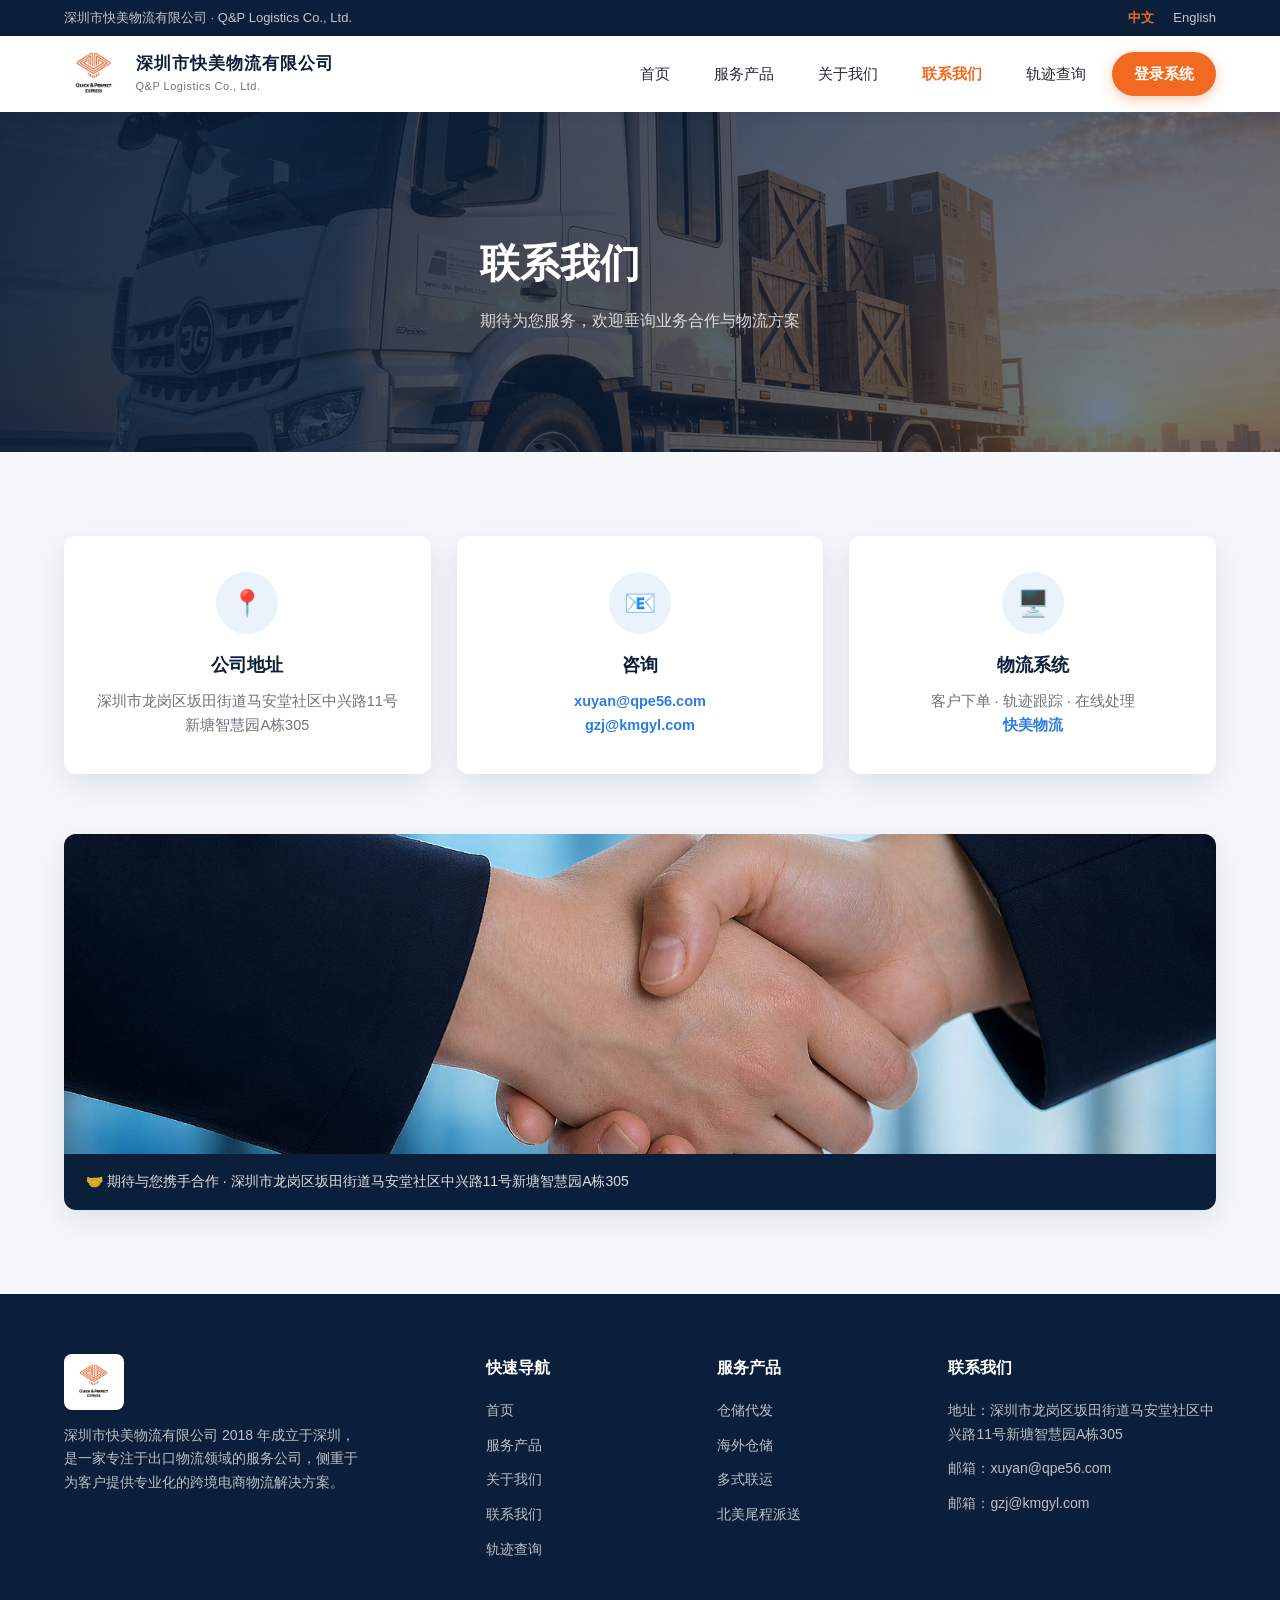
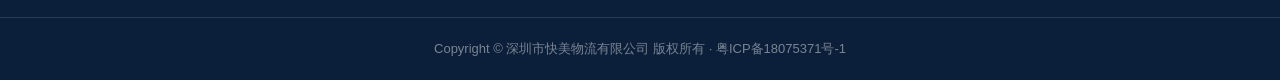
<file: cn/contact.html>
<!DOCTYPE html>
<html lang="zh-CN">
<head>
<meta charset="utf-8">
<meta name="viewport" content="width=device-width, initial-scale=1.0">
<title>联系我们 - 深圳市快美物流有限公司</title>
<meta name="description" content="联系深圳市快美物流有限公司，获取专业跨境物流解决方案。">
<link rel="stylesheet" href="../assets/css/style.css">
</head>
<body>

<div class="topbar">
  <div class="container">
    <span>深圳市快美物流有限公司 · Q&amp;P Logistics Co., Ltd.</span>
    <span class="lang-switch">
      <a href="contact.html" class="active">中文</a>
      <a href="../en/contact.html">English</a>
    </span>
  </div>
</div>

<nav class="navbar">
  <div class="container">
    <a class="brand" href="index.html">
      <img src="../assets/img/logo.png" alt="Q&amp;P Logistics Logo">
      <span class="brand-text">
        <span class="cn">深圳市快美物流有限公司</span><br>
        <span class="en">Q&amp;P Logistics Co., Ltd.</span>
      </span>
    </a>
    <div class="nav-links">
      <a href="index.html">首页</a>
      <a href="services.html">服务产品</a>
      <a href="about.html">关于我们</a>
      <a href="contact.html" class="active">联系我们</a>
      <a href="track.html">轨迹查询</a>
      <a class="nav-cta" href="http://www.qpe56.com:8082/" target="_blank">登录系统</a>
    </div>
    <button class="nav-toggle" id="navToggle" aria-label="打开菜单"><span></span><span></span><span></span></button>
  </div>
</nav>

<header class="page-hero" style="background-image:url('../assets/img/truck.jpg');">
  <div class="container">
    <h1>联系我们</h1>
    <p>期待为您服务，欢迎垂询业务合作与物流方案</p>
  </div>
</header>

<section class="section gray">
  <div class="container">
    <div class="contact-grid">
      <div class="c-card">
        <div class="icon">📍</div>
        <h3>公司地址</h3>
        <p>深圳市龙岗区坂田街道马安堂社区中兴路11号新塘智慧园A栋305</p>
      </div>
      <div class="c-card">
        <div class="icon">📧</div>
        <h3>咨询</h3>
        <p><a href="mailto:xuyan@qpe56.com">xuyan@qpe56.com</a></p>
        <p><a href="mailto:gzj@kmgyl.com">gzj@kmgyl.com</a></p>
      </div>
      <div class="c-card">
        <div class="icon">🖥️</div>
        <h3>物流系统</h3>
        <p>客户下单 · 轨迹跟踪 · 在线处理<br><a href="http://www.qpe56.com:8082/" target="_blank">快美物流</a></p>
      </div>
    </div>

    <div class="map-panel">
      <img src="../assets/img/cooperation.jpg" alt="商务合作">
      <div class="map-note">🤝 期待与您携手合作 · 深圳市龙岗区坂田街道马安堂社区中兴路11号新塘智慧园A栋305</div>
    </div>
  </div>
</section>

<footer>
  <div class="foot-main">
    <div class="container foot-grid">
      <div class="foot-brand">
        <img src="../assets/img/logo.png" alt="Q&amp;P Logistics Logo">
        <p>深圳市快美物流有限公司 2018 年成立于深圳，是一家专注于出口物流领域的服务公司，侧重于为客户提供专业化的跨境电商物流解决方案。</p>
      </div>
      <div>
        <h4>快速导航</h4>
        <ul>
          <li><a href="index.html">首页</a></li>
          <li><a href="services.html">服务产品</a></li>
          <li><a href="about.html">关于我们</a></li>
          <li><a href="contact.html">联系我们</a></li>
          <li><a href="track.html">轨迹查询</a></li>
        </ul>
      </div>
      <div>
        <h4>服务产品</h4>
        <ul>
          <li>仓储代发</li>
          <li>海外仓储</li>
          <li>多式联运</li>
          <li>北美尾程派送</li>
        </ul>
      </div>
      <div>
        <h4>联系我们</h4>
        <ul>
          <li>地址：深圳市龙岗区坂田街道马安堂社区中兴路11号新塘智慧园A栋305</li>
          <li>邮箱：<a href="mailto:xuyan@qpe56.com">xuyan@qpe56.com</a></li>
          <li>邮箱：<a href="mailto:gzj@kmgyl.com">gzj@kmgyl.com</a></li>
        </ul>
      </div>
    </div>
  </div>
  <div class="foot-bottom">
    <div class="container">Copyright © 深圳市快美物流有限公司 版权所有 · 粤ICP备18075371号-1</div>
  </div>
</footer>

<script>
(function () {
  var t = document.getElementById("navToggle");
  var m = document.querySelector(".nav-links");
  t.addEventListener("click", function () { t.classList.toggle("open"); m.classList.toggle("open"); });
  m.addEventListener("click", function (e) { if (e.target.tagName === "A") { t.classList.remove("open"); m.classList.remove("open"); } });
})();
</script>
</body>
</html>
</file>
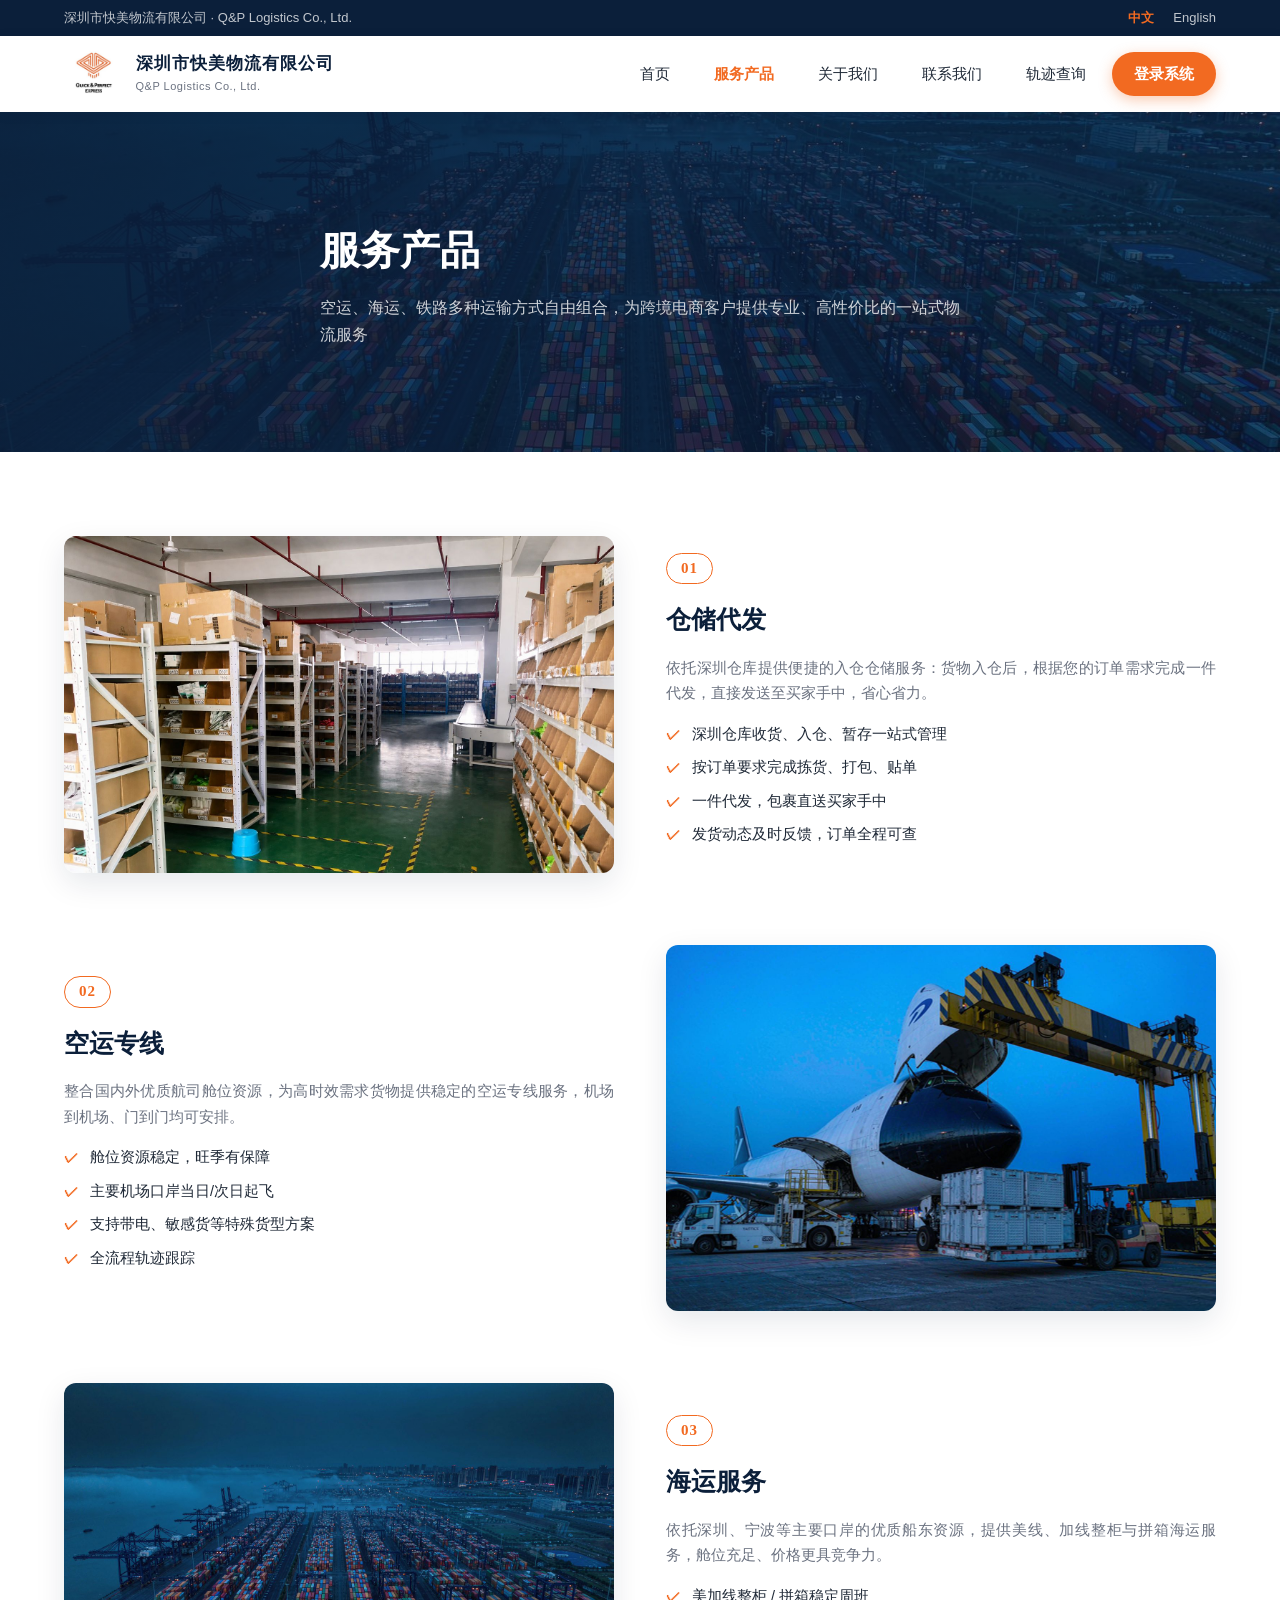
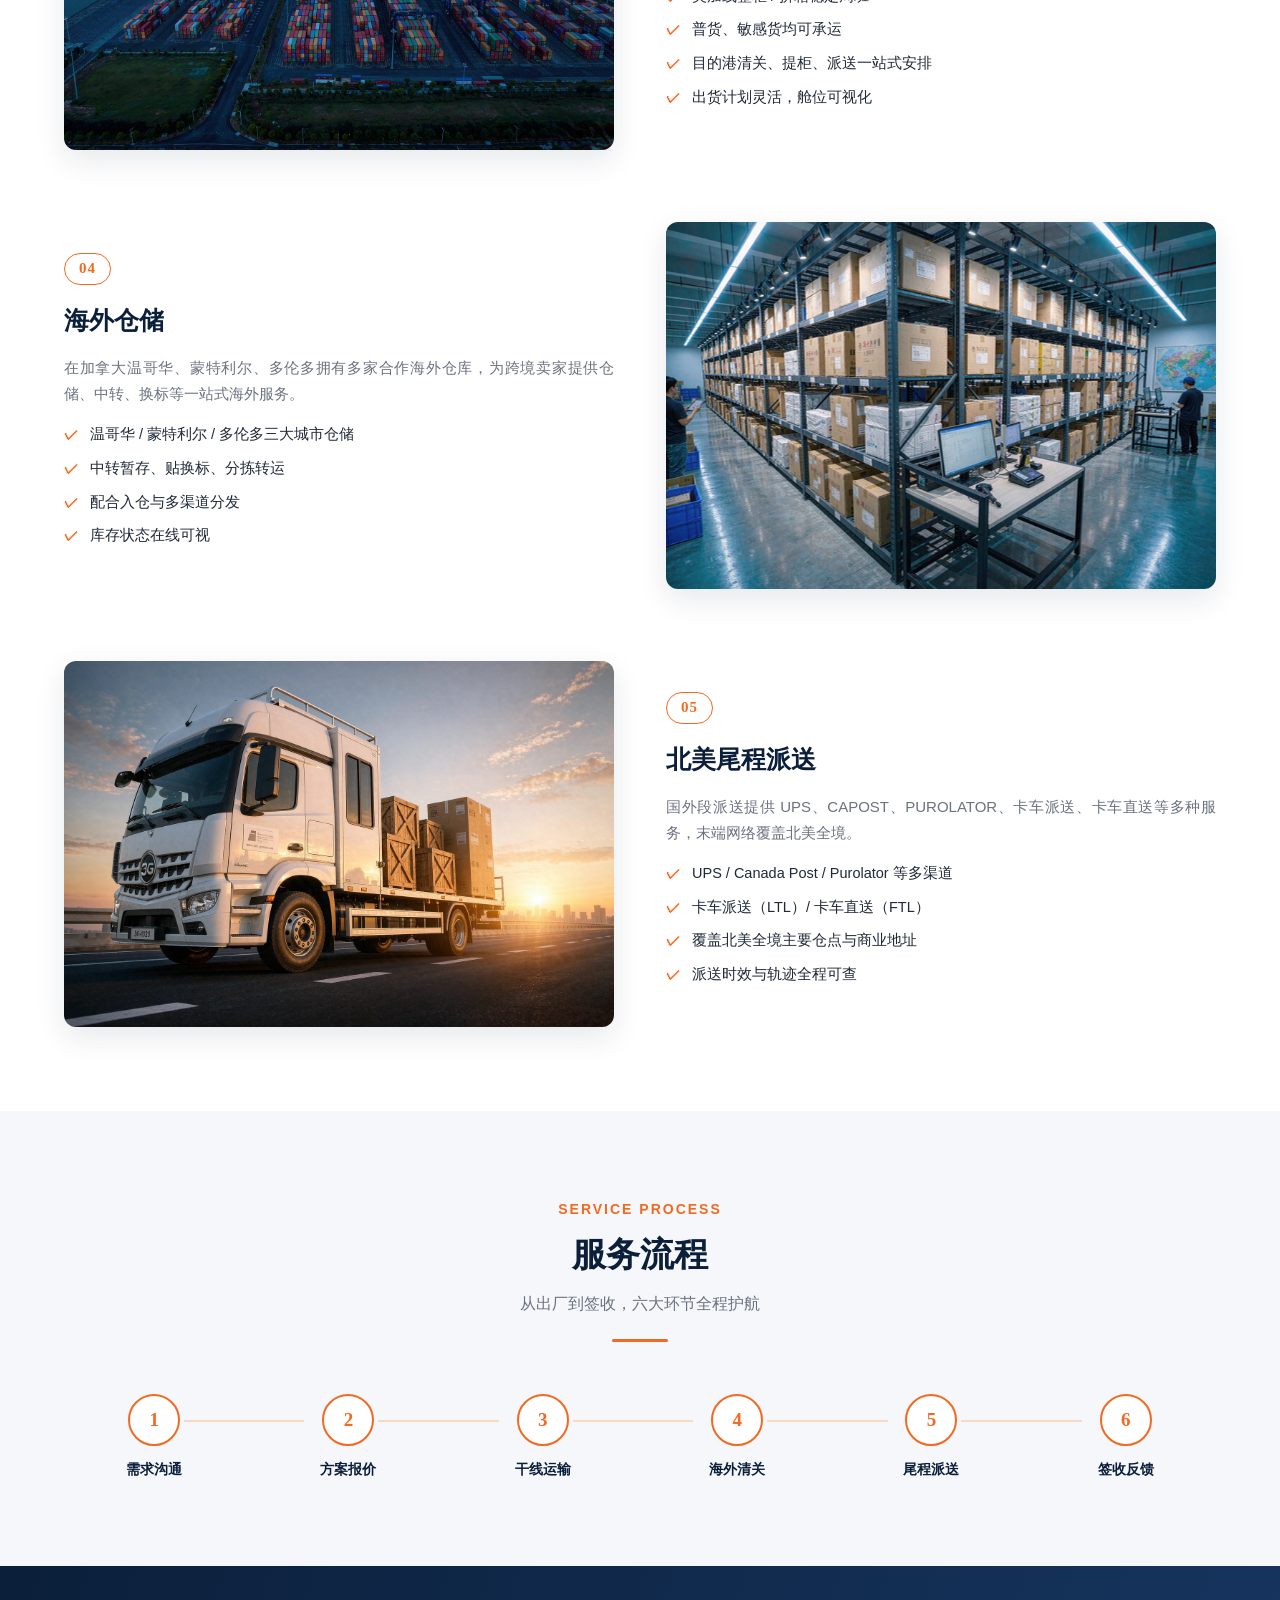
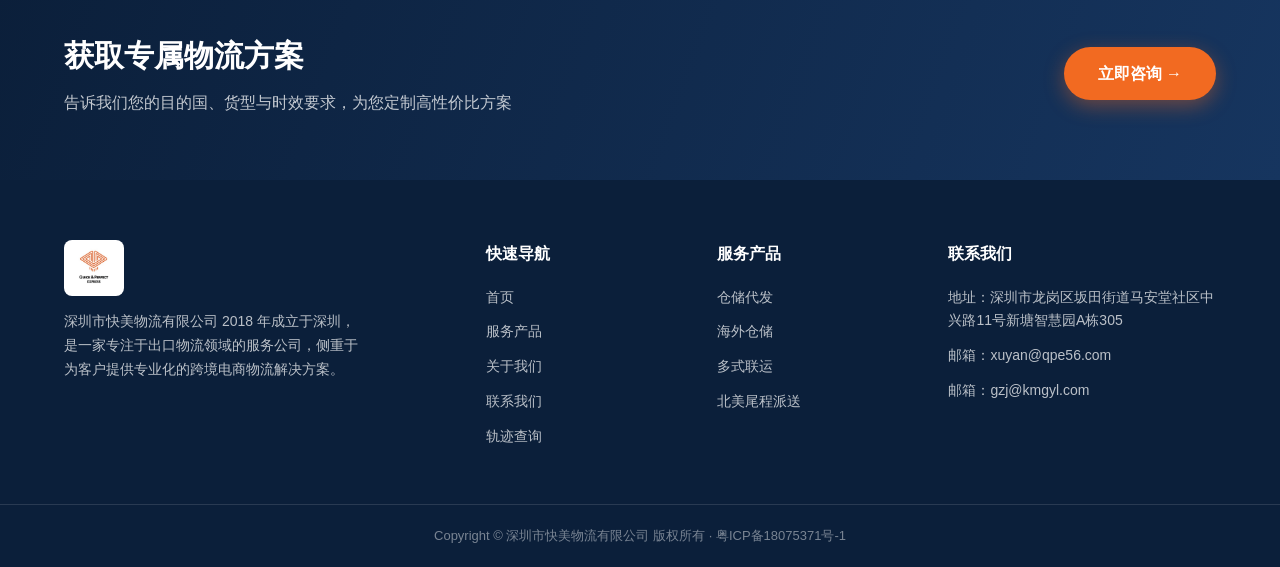
<file: cn/services.html>
<!DOCTYPE html>
<html lang="zh-CN">
<head>
<meta charset="utf-8">
<meta name="viewport" content="width=device-width, initial-scale=1.0">
<title>服务产品 - 深圳市快美物流有限公司</title>
<meta name="description" content="快美物流服务产品：仓储代发、空运专线、海运服务、铁路运输、海外仓储、北美尾程派送。">
<link rel="stylesheet" href="../assets/css/style.css">
</head>
<body>

<div class="topbar">
  <div class="container">
    <span>深圳市快美物流有限公司 · Q&amp;P Logistics Co., Ltd.</span>
    <span class="lang-switch">
      <a href="services.html" class="active">中文</a>
      <a href="../en/services.html">English</a>
    </span>
  </div>
</div>

<nav class="navbar">
  <div class="container">
    <a class="brand" href="index.html">
      <img src="../assets/img/logo.png" alt="Q&amp;P Logistics Logo">
      <span class="brand-text">
        <span class="cn">深圳市快美物流有限公司</span><br>
        <span class="en">Q&amp;P Logistics Co., Ltd.</span>
      </span>
    </a>
    <div class="nav-links">
      <a href="index.html">首页</a>
      <a href="services.html" class="active">服务产品</a>
      <a href="about.html">关于我们</a>
      <a href="contact.html">联系我们</a>
      <a href="track.html">轨迹查询</a>
      <a class="nav-cta" href="http://www.qpe56.com:8082/" target="_blank">登录系统</a>
    </div>
    <button class="nav-toggle" id="navToggle" aria-label="打开菜单"><span></span><span></span><span></span></button>
  </div>
</nav>

<header class="page-hero" style="background-image:url('../assets/img/hero.jpg');">
  <div class="container">
    <h1>服务产品</h1>
    <p>空运、海运、铁路多种运输方式自由组合，为跨境电商客户提供专业、高性价比的一站式物流服务</p>
  </div>
</header>

<section class="section">
  <div class="container">
    <div class="svc-list">

      <div class="svc-row">
        <div class="pic"><img src="../assets/img/fulfillment.jpg" alt="仓储代发"></div>
        <div>
          <span class="tag-no">01</span>
          <h3>仓储代发</h3>
          <p class="desc">依托深圳仓库提供便捷的入仓仓储服务：货物入仓后，根据您的订单需求完成一件代发，直接发送至买家手中，省心省力。</p>
          <ul>
            <li>深圳仓库收货、入仓、暂存一站式管理</li>
            <li>按订单要求完成拣货、打包、贴单</li>
            <li>一件代发，包裹直送买家手中</li>
            <li>发货动态及时反馈，订单全程可查</li>
          </ul>
        </div>
      </div>

      <div class="svc-row">
        <div class="pic"><img src="../assets/img/air.jpg" alt="空运专线"></div>
        <div>
          <span class="tag-no">02</span>
          <h3>空运专线</h3>
          <p class="desc">整合国内外优质航司舱位资源，为高时效需求货物提供稳定的空运专线服务，机场到机场、门到门均可安排。</p>
          <ul>
            <li>舱位资源稳定，旺季有保障</li>
            <li>主要机场口岸当日/次日起飞</li>
            <li>支持带电、敏感货等特殊货型方案</li>
            <li>全流程轨迹跟踪</li>
          </ul>
        </div>
      </div>

      <div class="svc-row">
        <div class="pic"><img src="../assets/img/hero.jpg" alt="海运服务"></div>
        <div>
          <span class="tag-no">03</span>
          <h3>海运服务</h3>
          <p class="desc">依托深圳、宁波等主要口岸的优质船东资源，提供美线、加线整柜与拼箱海运服务，舱位充足、价格更具竞争力。</p>
          <ul>
            <li>美加线整柜 / 拼箱稳定周班</li>
            <li>普货、敏感货均可承运</li>
            <li>目的港清关、提柜、派送一站式安排</li>
            <li>出货计划灵活，舱位可视化</li>
          </ul>
        </div>
      </div>

      <!-- <div class="svc-row">
        <div class="pic"><img src="../assets/img/rail.jpg" alt="铁路运输"></div>
        <div>
          <span class="tag-no">04</span>
          <h3>铁路运输</h3>
          <p class="desc">中欧/中美班列多式联运方案，介于空运与海运之间的性价比之选，适合对时效与成本均有要求的货物。</p>
          <ul>
            <li>班列固定发运计划，时效稳定</li>
            <li>成本优于空运、时效优于海运</li>
            <li>支持多式联运自由组合</li>
            <li>全程轨迹可视化跟踪</li>
          </ul>
        </div>
      </div> -->

      <div class="svc-row">
        <div class="pic"><img src="../assets/img/overseas.jpg" alt="海外仓储"></div>
        <div>
          <span class="tag-no">04</span>
          <h3>海外仓储</h3>
          <p class="desc">在加拿大温哥华、蒙特利尔、多伦多拥有多家合作海外仓库，为跨境卖家提供仓储、中转、换标等一站式海外服务。</p>
          <ul>
            <li>温哥华 / 蒙特利尔 / 多伦多三大城市仓储</li>
            <li>中转暂存、贴换标、分拣转运</li>
            <li>配合入仓与多渠道分发</li>
            <li>库存状态在线可视</li>
          </ul>
        </div>
      </div>

      <div class="svc-row">
        <div class="pic"><img src="../assets/img/truck.jpg" alt="北美尾程派送"></div>
        <div>
          <span class="tag-no">05</span>
          <h3>北美尾程派送</h3>
          <p class="desc">国外段派送提供 UPS、CAPOST、PUROLATOR、卡车派送、卡车直送等多种服务，末端网络覆盖北美全境。</p>
          <ul>
            <li>UPS / Canada Post / Purolator 等多渠道</li>
            <li>卡车派送（LTL）/ 卡车直送（FTL）</li>
            <li>覆盖北美全境主要仓点与商业地址</li>
            <li>派送时效与轨迹全程可查</li>
          </ul>
        </div>
      </div>

    </div>
  </div>
</section>

<section class="section gray">
  <div class="container">
    <div class="sec-head">
      <span class="tag">Service Process</span>
      <h2>服务流程</h2>
      <p>从出厂到签收，六大环节全程护航</p>
    </div>
    <div class="svc-flow">
      <div class="flow-step"><div class="num">1</div><div class="name">需求沟通</div></div>
      <div class="flow-step"><div class="num">2</div><div class="name">方案报价</div></div>
      <div class="flow-step"><div class="num">3</div><div class="name">干线运输</div></div>
      <div class="flow-step"><div class="num">4</div><div class="name">海外清关</div></div>
      <div class="flow-step"><div class="num">5</div><div class="name">尾程派送</div></div>
      <div class="flow-step"><div class="num">6</div><div class="name">签收反馈</div></div>
    </div>
  </div>
</section>

<div class="cta-band">
  <div class="container">
    <div>
      <h2>获取专属物流方案</h2>
      <p>告诉我们您的目的国、货型与时效要求，为您定制高性价比方案</p>
    </div>
    <a class="btn btn-primary" href="contact.html">立即咨询 →</a>
  </div>
</div>

<footer>
  <div class="foot-main">
    <div class="container foot-grid">
      <div class="foot-brand">
        <img src="../assets/img/logo.png" alt="Q&amp;P Logistics Logo">
        <p>深圳市快美物流有限公司 2018 年成立于深圳，是一家专注于出口物流领域的服务公司，侧重于为客户提供专业化的跨境电商物流解决方案。</p>
      </div>
      <div>
        <h4>快速导航</h4>
        <ul>
          <li><a href="index.html">首页</a></li>
          <li><a href="services.html">服务产品</a></li>
          <li><a href="about.html">关于我们</a></li>
          <li><a href="contact.html">联系我们</a></li>
          <li><a href="track.html">轨迹查询</a></li>
        </ul>
      </div>
      <div>
        <h4>服务产品</h4>
        <ul>
          <li>仓储代发</li>
          <li>海外仓储</li>
          <li>多式联运</li>
          <li>北美尾程派送</li>
        </ul>
      </div>
      <div>
        <h4>联系我们</h4>
        <ul>
          <li>地址：深圳市龙岗区坂田街道马安堂社区中兴路11号新塘智慧园A栋305</li>
          <li>邮箱：<a href="mailto:xuyan@qpe56.com">xuyan@qpe56.com</a></li>
          <li>邮箱：<a href="mailto:gzj@kmgyl.com">gzj@kmgyl.com</a></li>
        </ul>
      </div>
    </div>
  </div>
  <div class="foot-bottom">
    <div class="container">Copyright © 深圳市快美物流有限公司 版权所有 · 粤ICP备18075371号-1</div>
  </div>
</footer>

<script>
(function () {
  var t = document.getElementById("navToggle");
  var m = document.querySelector(".nav-links");
  t.addEventListener("click", function () { t.classList.toggle("open"); m.classList.toggle("open"); });
  m.addEventListener("click", function (e) { if (e.target.tagName === "A") { t.classList.remove("open"); m.classList.remove("open"); } });
})();
</script>
</body>
</html>
</file>
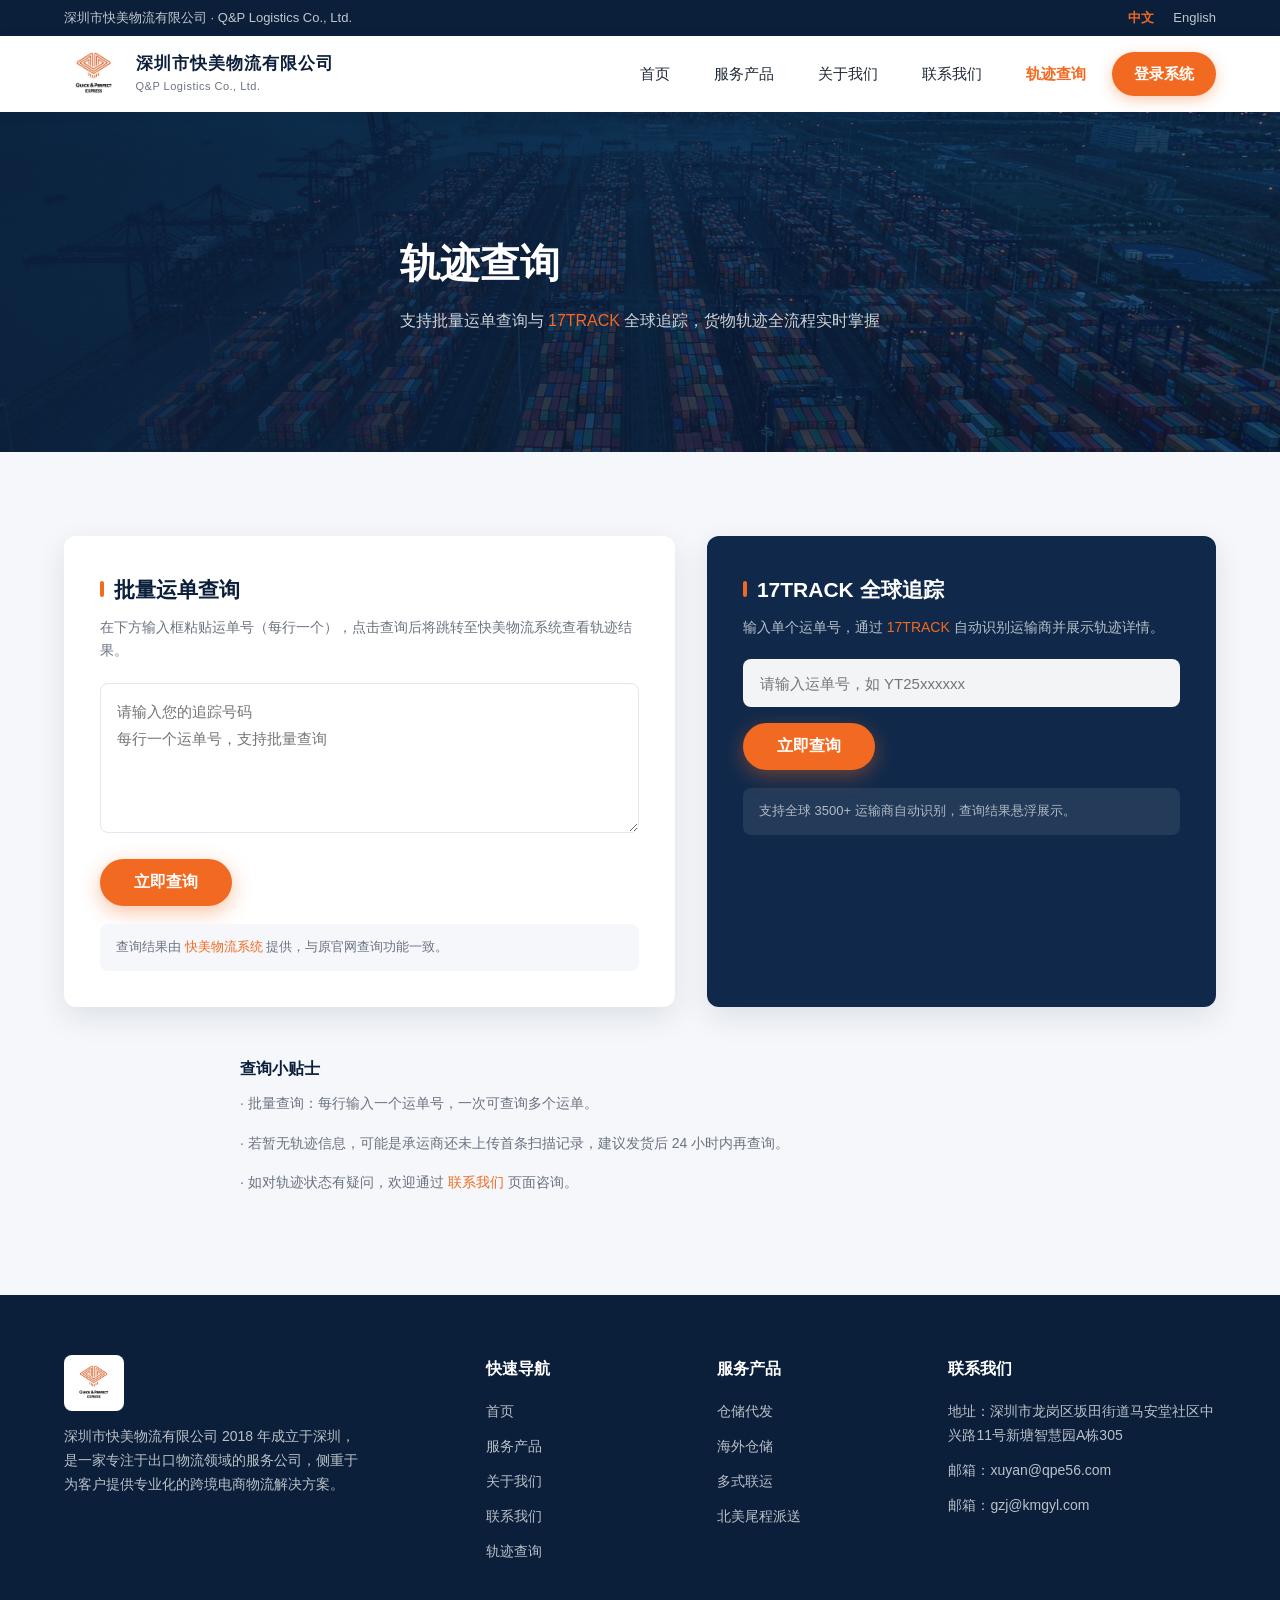
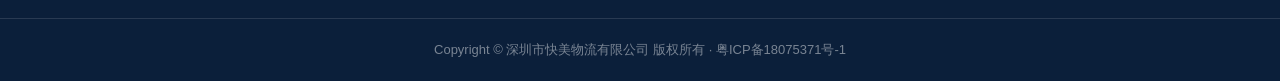
<file: cn/track.html>
<!DOCTYPE html>
<html lang="zh-CN">
<head>
<meta charset="utf-8">
<meta name="viewport" content="width=device-width, initial-scale=1.0">
<title>轨迹查询 - 深圳市快美物流有限公司</title>
<meta name="description" content="深圳市快美物流轨迹查询：支持批量运单查询与17TRACK全球追踪。">
<link rel="stylesheet" href="../assets/css/style.css">
</head>
<body>

<div class="topbar">
  <div class="container">
    <span>深圳市快美物流有限公司 · Q&amp;P Logistics Co., Ltd.</span>
    <span class="lang-switch">
      <a href="track.html" class="active">中文</a>
      <a href="../en/track.html">English</a>
    </span>
  </div>
</div>

<nav class="navbar">
  <div class="container">
    <a class="brand" href="index.html">
      <img src="../assets/img/logo.png" alt="Q&amp;P Logistics Logo">
      <span class="brand-text">
        <span class="cn">深圳市快美物流有限公司</span><br>
        <span class="en">Q&amp;P Logistics Co., Ltd.</span>
      </span>
    </a>
    <div class="nav-links">
      <a href="index.html">首页</a>
      <a href="services.html">服务产品</a>
      <a href="about.html">关于我们</a>
      <a href="contact.html">联系我们</a>
      <a href="track.html" class="active">轨迹查询</a>
      <a class="nav-cta" href="http://www.qpe56.com:8082/" target="_blank">登录系统</a>
    </div>
    <button class="nav-toggle" id="navToggle" aria-label="打开菜单"><span></span><span></span><span></span></button>
  </div>
</nav>

<header class="page-hero" style="background-image:url('../assets/img/hero.jpg');">
  <div class="container">
    <h1>轨迹查询</h1>
    <p>支持批量运单查询与 <a href="https://www.17track.net/" target="_blank" style="color:#F26A21;">17TRACK</a> 全球追踪，货物轨迹全流程实时掌握</p>
  </div>
</header>

<section class="section gray">
  <div class="container">
    <div class="track-grid">
      <div class="track-panel">
        <h3>批量运单查询</h3>
        <p class="tip">在下方输入框粘贴运单号（每行一个），点击查询后将跳转至快美物流系统查看轨迹结果。</p>
        <form action="http://www.qpe56.com:8082/trackIndex.htm" method="post">
          <input type="hidden" id="codes" value="">
          <textarea name="documentCode" id="cno" placeholder="请输入您的追踪号码&#10;每行一个运单号，支持批量查询"></textarea>
          <button class="btn btn-primary" type="submit">立即查询</button>
        </form>
        <div class="track-note">查询结果由 <a href="http://www.qpe56.com:8082/" target="_blank" style="color:#F26A21;">快美物流系统</a> 提供，与原官网查询功能一致。</div>
      </div>
      <div class="track-panel track-17">
        <h3>17TRACK 全球追踪</h3>
        <p class="tip">输入单个运单号，通过 <a href="https://www.17track.net/" target="_blank" style="color:#F26A21;">17TRACK</a> 自动识别运输商并展示轨迹详情。</p>
        <input type="text" id="YQNum" maxlength="50" placeholder="请输入运单号，如 YT25xxxxxx">
        <button class="btn btn-primary" onclick="doTrack()">立即查询</button>
        <div class="track-note">支持全球 3500+ 运输商自动识别，查询结果悬浮展示。</div>
        <script type="text/javascript" src="//www.17track.net/externalcall.js"></script>
        <script type="text/javascript">
          function doTrack() {
            var num = document.getElementById("YQNum").value;
            if (num === "") { alert("请输入运单号"); return; }
            YQV5.trackSingleF2({ YQ_ElementId: "YQNum", YQ_Width: 770, YQ_Height: 560, YQ_Fc: "0", YQ_Lang: "zh-cn", YQ_Num: num });
          }
        </script>
      </div>
    </div>

    <div class="track-faq">
      <h4>查询小贴士</h4>
      <p>· 批量查询：每行输入一个运单号，一次可查询多个运单。</p>
      <p>· 若暂无轨迹信息，可能是承运商还未上传首条扫描记录，建议发货后 24 小时内再查询。</p>
      <p>· 如对轨迹状态有疑问，欢迎通过 <a href="contact.html" style="color:#F26A21;">联系我们</a> 页面咨询。</p>
    </div>
  </div>
</section>

<footer>
  <div class="foot-main">
    <div class="container foot-grid">
      <div class="foot-brand">
        <img src="../assets/img/logo.png" alt="Q&amp;P Logistics Logo">
        <p>深圳市快美物流有限公司 2018 年成立于深圳，是一家专注于出口物流领域的服务公司，侧重于为客户提供专业化的跨境电商物流解决方案。</p>
      </div>
      <div>
        <h4>快速导航</h4>
        <ul>
          <li><a href="index.html">首页</a></li>
          <li><a href="services.html">服务产品</a></li>
          <li><a href="about.html">关于我们</a></li>
          <li><a href="contact.html">联系我们</a></li>
          <li><a href="track.html">轨迹查询</a></li>
        </ul>
      </div>
      <div>
        <h4>服务产品</h4>
        <ul>
          <li>仓储代发</li>
          <li>海外仓储</li>
          <li>多式联运</li>
          <li>北美尾程派送</li>
        </ul>
      </div>
      <div>
        <h4>联系我们</h4>
        <ul>
          <li>地址：深圳市龙岗区坂田街道马安堂社区中兴路11号新塘智慧园A栋305</li>
          <li>邮箱：<a href="mailto:xuyan@qpe56.com">xuyan@qpe56.com</a></li>
          <li>邮箱：<a href="mailto:gzj@kmgyl.com">gzj@kmgyl.com</a></li>
        </ul>
      </div>
    </div>
  </div>
  <div class="foot-bottom">
    <div class="container">Copyright © 深圳市快美物流有限公司 版权所有 · 粤ICP备18075371号-1</div>
  </div>
</footer>

<script>
(function () {
  var t = document.getElementById("navToggle");
  var m = document.querySelector(".nav-links");
  t.addEventListener("click", function () { t.classList.toggle("open"); m.classList.toggle("open"); });
  m.addEventListener("click", function (e) { if (e.target.tagName === "A") { t.classList.remove("open"); m.classList.remove("open"); } });
})();
</script>
</body>
</html>
</file>
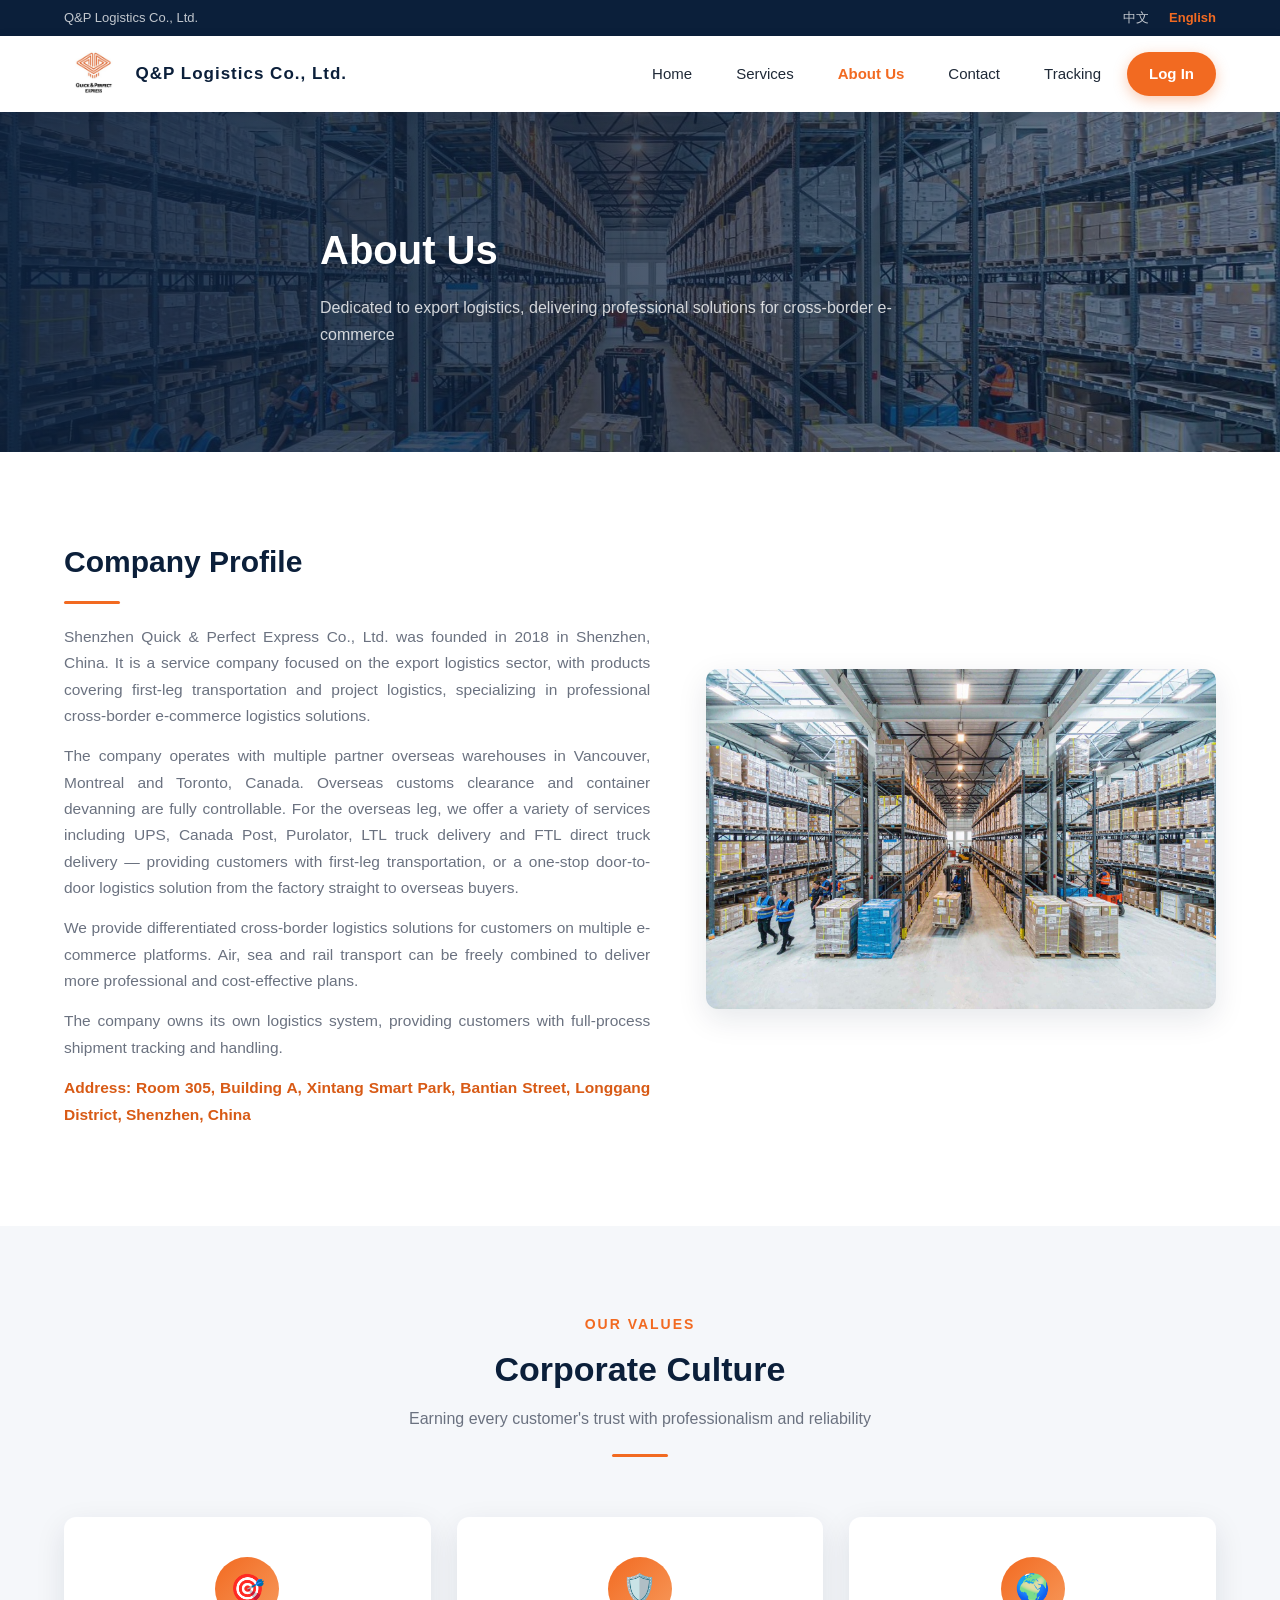
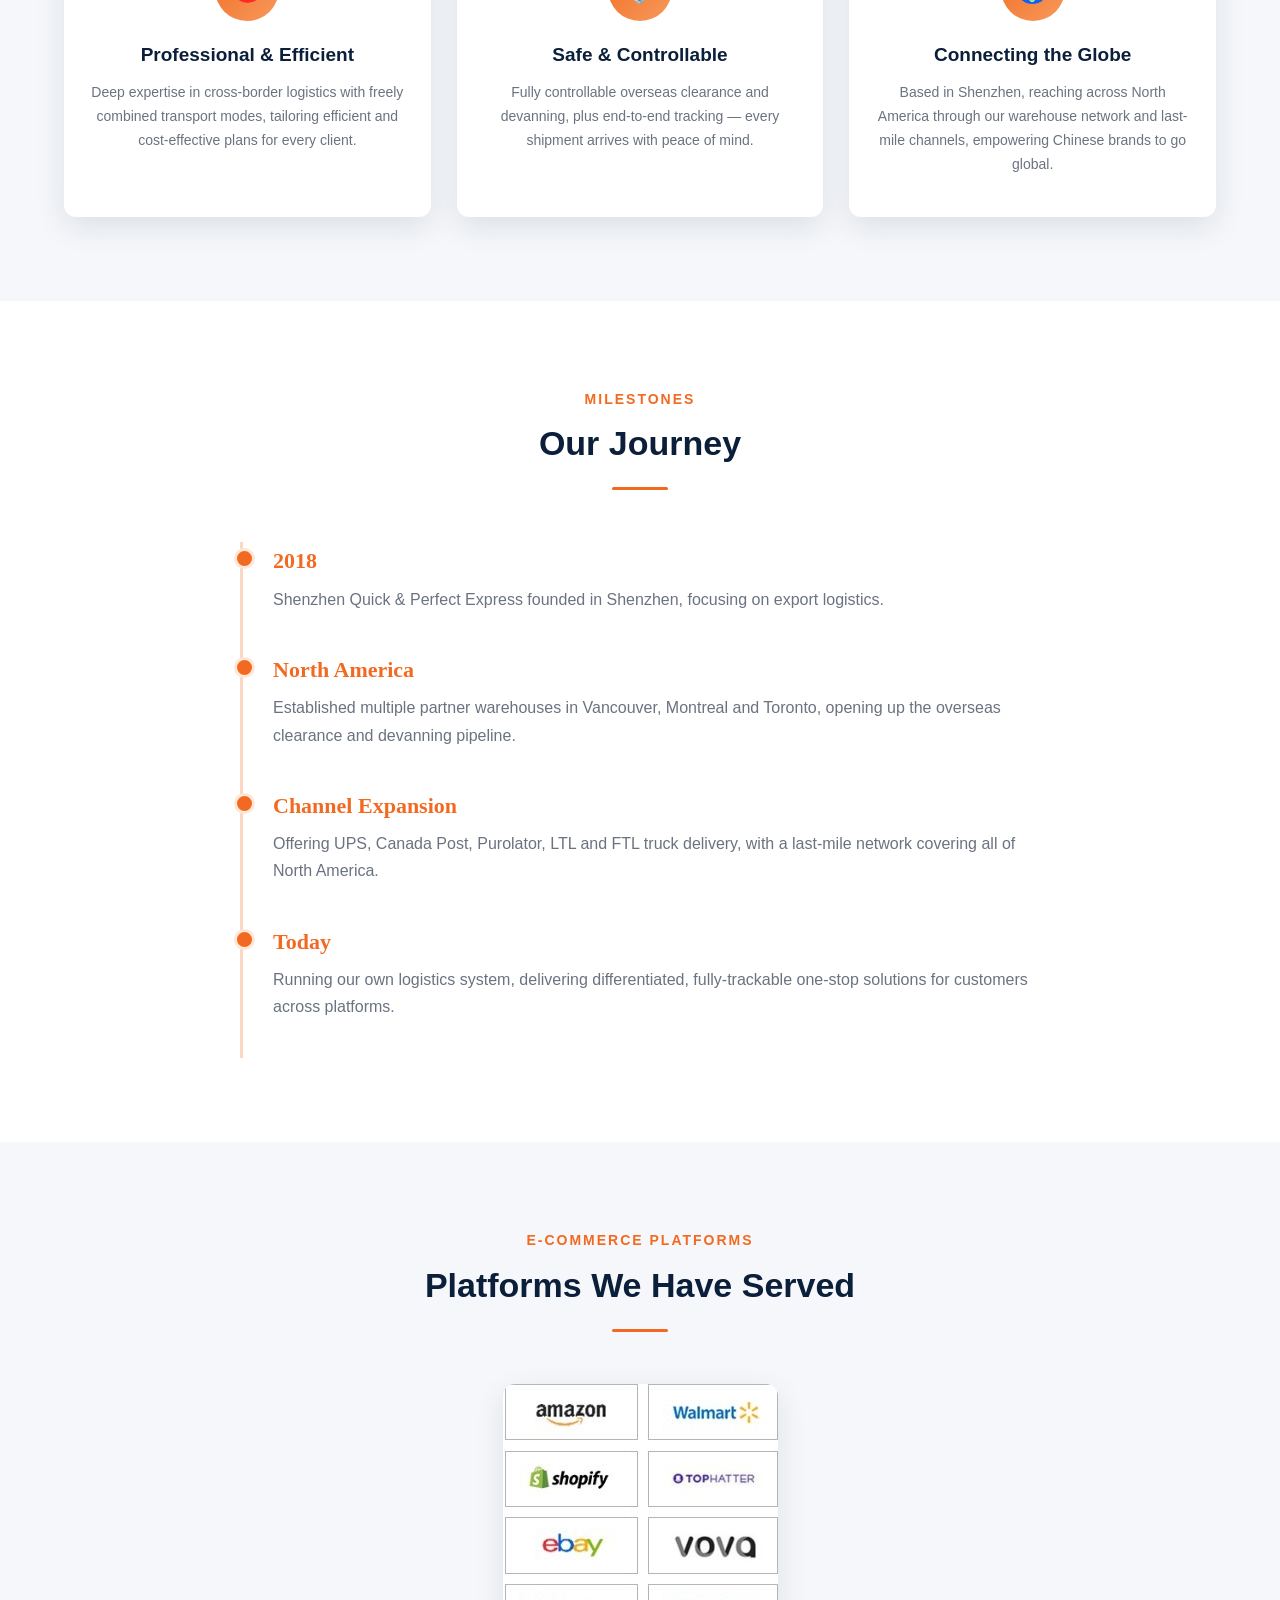
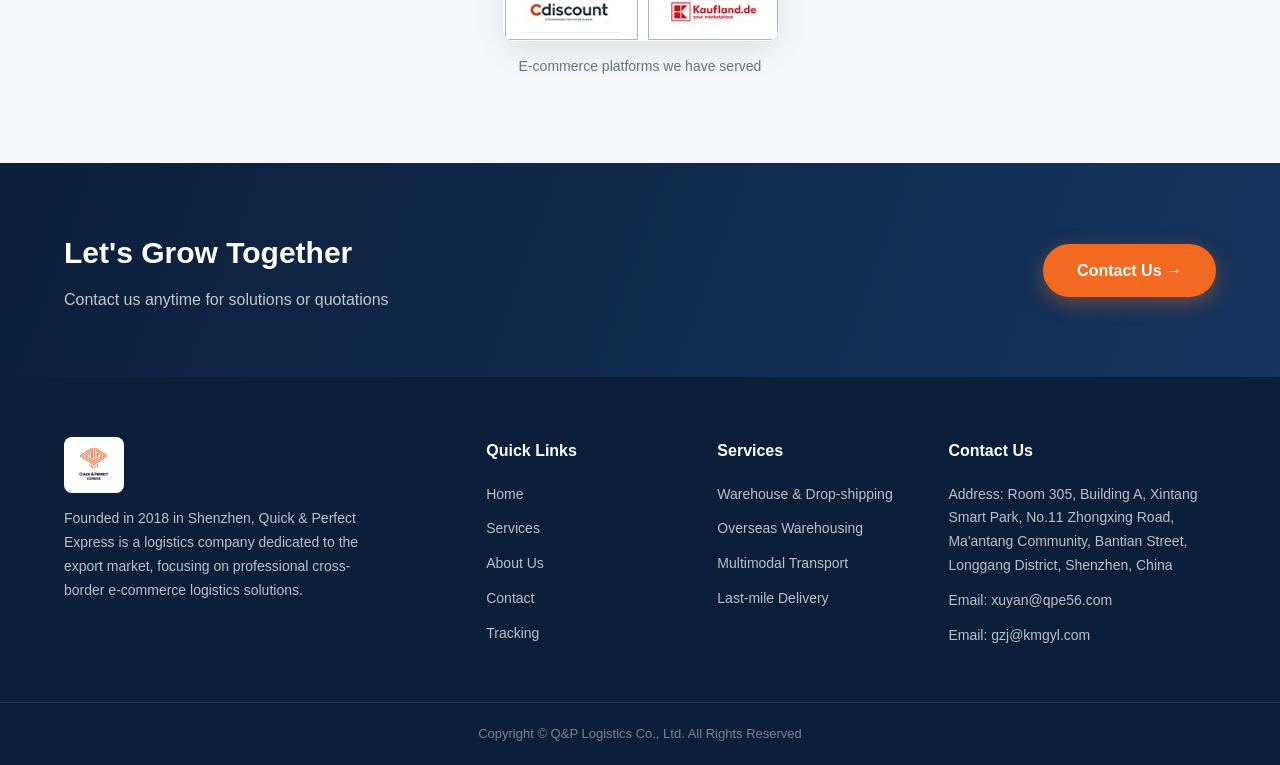
<file: en/about.html>
<!DOCTYPE html>
<html lang="en">
<head>
<meta charset="utf-8">
<meta name="viewport" content="width=device-width, initial-scale=1.0">
<title>About Us - Q&amp;P Logistics</title>
<meta name="description" content="Founded in 2018 in Shenzhen, Q&amp;P Logistics mainly engages in air, sea freight and dedicated line services to North America.">
<link rel="stylesheet" href="../assets/css/style.css">
</head>
<body>

<div class="topbar">
  <div class="container">
    <span>Q&amp;P Logistics Co., Ltd.</span>
    <span class="lang-switch">
      <a href="../cn/about.html">中文</a>
      <a href="about.html" class="active">English</a>
    </span>
  </div>
</div>

<nav class="navbar">
  <div class="container">
    <a class="brand" href="index.html">
      <img src="../assets/img/logo.png" alt="Q&amp;P Logistics Logo">
      <span class="brand-text">
        <!-- <span class="cn">Quick &amp; Perfect Express</span><br> -->
        <span class="cn">Q&amp;P Logistics Co., Ltd.</span>
      </span>
    </a>
    <div class="nav-links">
      <a href="index.html">Home</a>
      <a href="services.html">Services</a>
      <a href="about.html" class="active">About Us</a>
      <a href="contact.html">Contact</a>
      <a href="track.html">Tracking</a>
      <a class="nav-cta" href="http://www.qpe56.com:8082/" target="_blank">Log In</a>
    </div>
    <button class="nav-toggle" id="navToggle" aria-label="Menu"><span></span><span></span><span></span></button>
  </div>
</nav>

<header class="page-hero" style="background-image:url('../assets/img/about.jpg');">
  <div class="container">
    <h1>About Us</h1>
    <p>Dedicated to export logistics, delivering professional solutions for cross-border e-commerce</p>
  </div>
</header>

<section class="section">
  <div class="container about-wrap">
    <div class="about-text">
      <h2>Company Profile</h2>
      <p>Shenzhen Quick &amp; Perfect Express Co., Ltd. was founded in 2018 in Shenzhen, China. It is a service company focused on the export logistics sector, with products covering first-leg transportation and project logistics, specializing in professional cross-border e-commerce logistics solutions.</p>
      <p>The company operates with multiple partner overseas warehouses in Vancouver, Montreal and Toronto, Canada. Overseas customs clearance and container devanning are fully controllable. For the overseas leg, we offer a variety of services including UPS, Canada Post, Purolator, LTL truck delivery and FTL direct truck delivery — providing customers with first-leg transportation, or a one-stop door-to-door logistics solution from the factory straight to overseas buyers.</p>
      <p>We provide differentiated cross-border logistics solutions for customers on multiple e-commerce platforms. Air, sea and rail transport can be freely combined to deliver more professional and cost-effective plans.</p>
      <p>The company owns its own logistics system, providing customers with full-process shipment tracking and handling.</p>
      <p style="color:#D85A15;font-weight:600;">Address: Room 305, Building A, Xintang Smart Park, Bantian Street, Longgang District, Shenzhen, China</p>
    </div>
    <div class="pic"><img src="../assets/img/about.jpg" alt="Q&amp;P Logistics Warehouse"></div>
  </div>
</section>

<section class="section gray">
  <div class="container">
    <div class="sec-head">
      <span class="tag">Our Values</span>
      <h2>Corporate Culture</h2>
      <p>Earning every customer's trust with professionalism and reliability</p>
    </div>
    <div class="values">
      <div class="value">
        <div class="icon">🎯</div>
        <h3>Professional &amp; Efficient</h3>
        <p>Deep expertise in cross-border logistics with freely combined transport modes, tailoring efficient and cost-effective plans for every client.</p>
      </div>
      <div class="value">
        <div class="icon">🛡️</div>
        <h3>Safe &amp; Controllable</h3>
        <p>Fully controllable overseas clearance and devanning, plus end-to-end tracking — every shipment arrives with peace of mind.</p>
      </div>
      <div class="value">
        <div class="icon">🌍</div>
        <h3>Connecting the Globe</h3>
        <p>Based in Shenzhen, reaching across North America through our warehouse network and last-mile channels, empowering Chinese brands to go global.</p>
      </div>
    </div>
  </div>
</section>

<section class="section">
  <div class="container">
    <div class="sec-head">
      <span class="tag">Milestones</span>
      <h2>Our Journey</h2>
    </div>
    <div class="timeline">
      <div class="tl-item">
        <div class="year">2018</div>
        <p>Shenzhen Quick &amp; Perfect Express founded in Shenzhen, focusing on export logistics.</p>
      </div>
      <div class="tl-item">
        <div class="year">North America</div>
        <p>Established multiple partner warehouses in Vancouver, Montreal and Toronto, opening up the overseas clearance and devanning pipeline.</p>
      </div>
      <div class="tl-item">
        <div class="year">Channel Expansion</div>
        <p>Offering UPS, Canada Post, Purolator, LTL and FTL truck delivery, with a last-mile network covering all of North America.</p>
      </div>
      <div class="tl-item">
        <div class="year">Today</div>
        <p>Running our own logistics system, delivering differentiated, fully-trackable one-stop solutions for customers across platforms.</p>
      </div>
    </div>
  </div>
</section>

<section class="section gray platforms">
  <div class="container">
    <div class="sec-head">
      <span class="tag">E-commerce Platforms</span>
      <h2>Platforms We Have Served</h2>
    </div>
    <img src="../assets/img/platforms.jpg" alt="E-commerce platforms served">
    <p class="cap">E-commerce platforms we have served</p>
  </div>
</section>

<div class="cta-band">
  <div class="container">
    <div>
      <h2>Let's Grow Together</h2>
      <p>Contact us anytime for solutions or quotations</p>
    </div>
    <a class="btn btn-primary" href="contact.html">Contact Us →</a>
  </div>
</div>

<footer>
  <div class="foot-main">
    <div class="container foot-grid">
      <div class="foot-brand">
        <img src="../assets/img/logo.png" alt="Q&amp;P Logistics Logo">
        <p>Founded in 2018 in Shenzhen, Quick &amp; Perfect Express is a logistics company dedicated to the export market, focusing on professional cross-border e-commerce logistics solutions.</p>
      </div>
      <div>
        <h4>Quick Links</h4>
        <ul>
          <li><a href="index.html">Home</a></li>
          <li><a href="services.html">Services</a></li>
          <li><a href="about.html">About Us</a></li>
          <li><a href="contact.html">Contact</a></li>
          <li><a href="track.html">Tracking</a></li>
        </ul>
      </div>
      <div>
        <h4>Services</h4>
        <ul>
          <li>Warehouse &amp; Drop-shipping</li>
          <li>Overseas Warehousing</li>
          <li>Multimodal Transport</li>
          <li>Last-mile Delivery</li>
        </ul>
      </div>
      <div>
        <h4>Contact Us</h4>
        <ul>
          <li>Address: Room 305, Building A, Xintang Smart Park, No.11 Zhongxing Road, Ma'antang Community, Bantian Street, Longgang District, Shenzhen, China</li>
          <li>Email: <a href="mailto:xuyan@qpe56.com">xuyan@qpe56.com</a></li>
          <li>Email: <a href="mailto:gzj@kmgyl.com">gzj@kmgyl.com</a></li>
        </ul>
      </div>
    </div>
  </div>
  <div class="foot-bottom">
    <div class="container">Copyright © Q&amp;P Logistics Co., Ltd. All Rights Reserved</div>
  </div>
</footer>

<script>
(function () {
  var t = document.getElementById("navToggle");
  var m = document.querySelector(".nav-links");
  t.addEventListener("click", function () { t.classList.toggle("open"); m.classList.toggle("open"); });
  m.addEventListener("click", function (e) { if (e.target.tagName === "A") { t.classList.remove("open"); m.classList.remove("open"); } });
})();
</script>
</body>
</html>
</file>
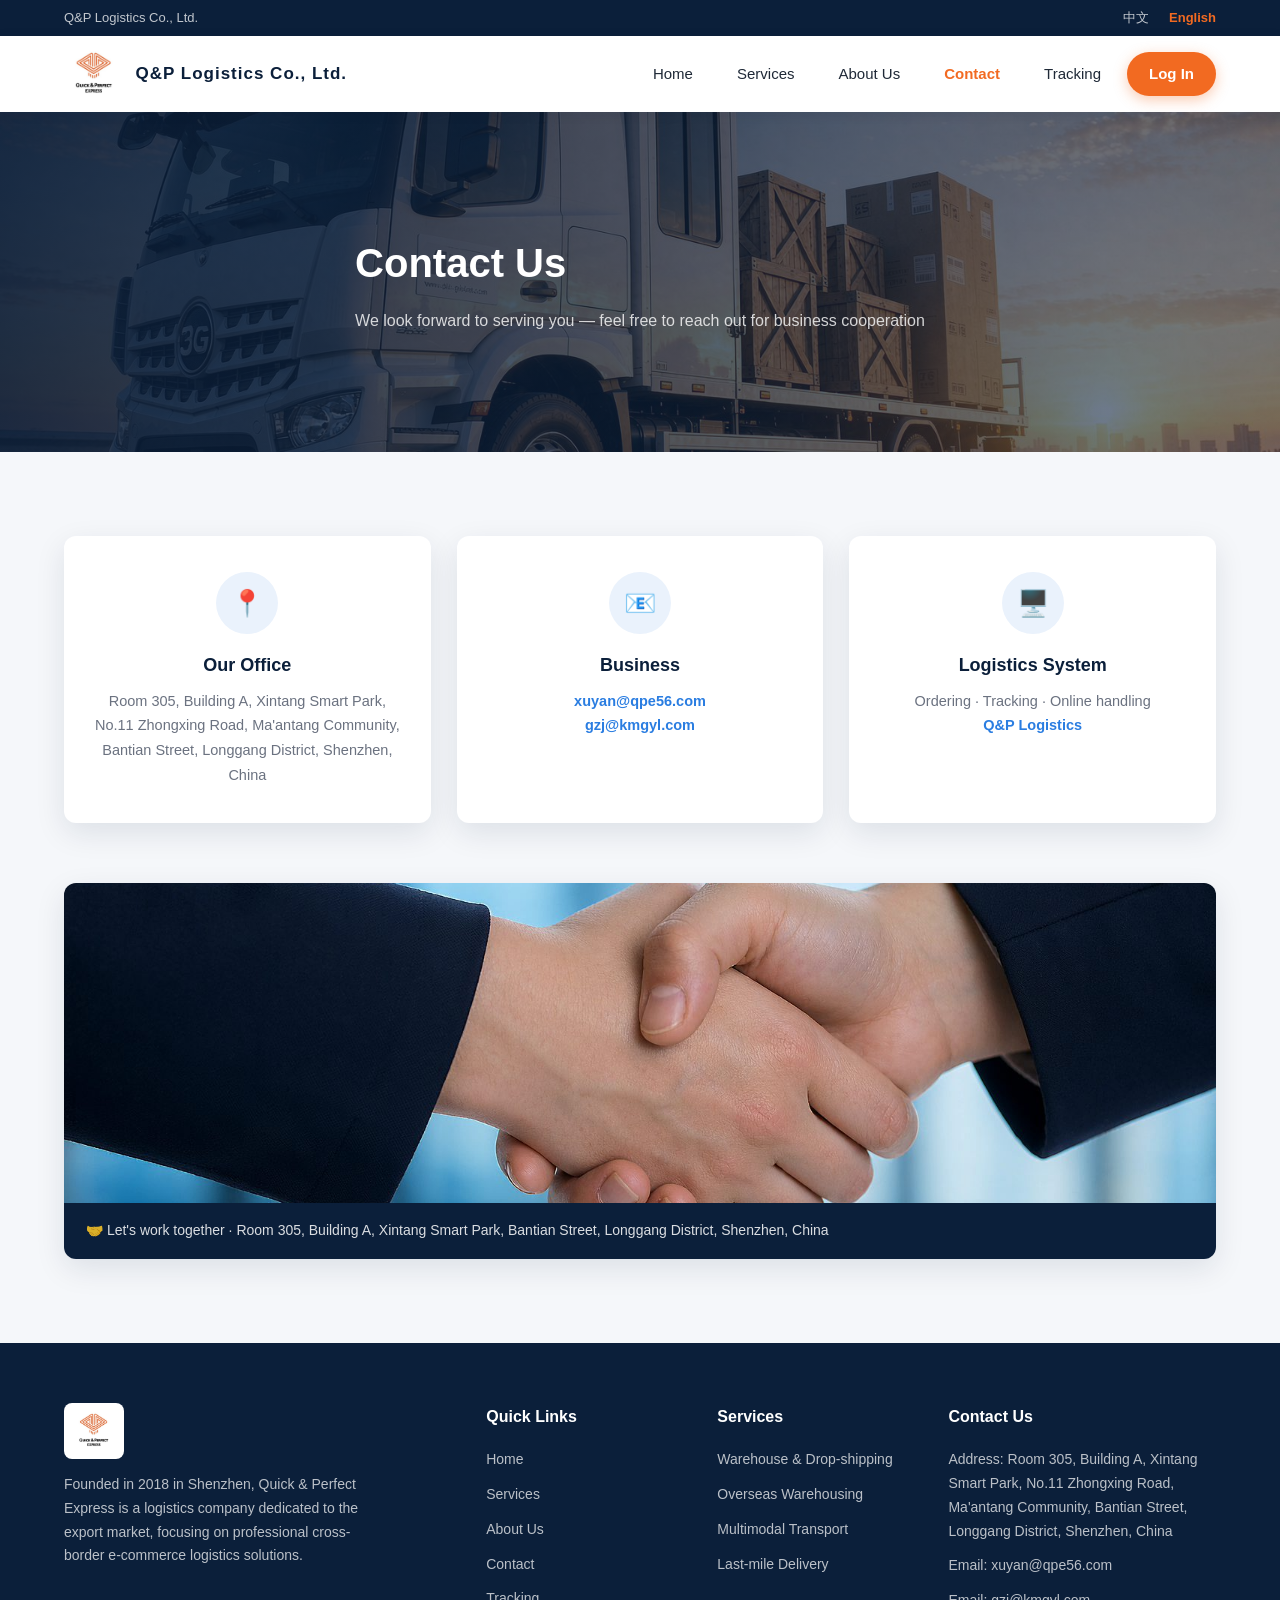
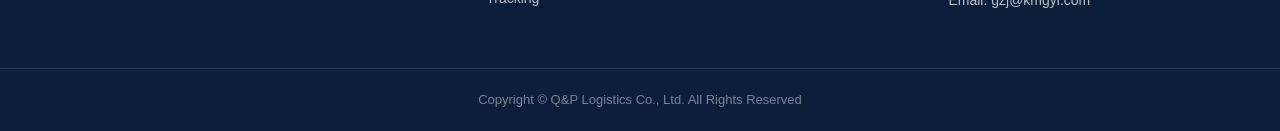
<file: en/contact.html>
<!DOCTYPE html>
<html lang="en">
<head>
<meta charset="utf-8">
<meta name="viewport" content="width=device-width, initial-scale=1.0">
<title>Contact Us - Q&amp;P Logistics</title>
<meta name="description" content="Contact Shenzhen Q&amp;P Logistics for professional cross-border logistics solutions.">
<link rel="stylesheet" href="../assets/css/style.css">
</head>
<body>

<div class="topbar">
  <div class="container">
    <span>Q&amp;P Logistics Co., Ltd.</span>
    <span class="lang-switch">
      <a href="../cn/contact.html">中文</a>
      <a href="contact.html" class="active">English</a>
    </span>
  </div>
</div>

<nav class="navbar">
  <div class="container">
    <a class="brand" href="index.html">
      <img src="../assets/img/logo.png" alt="Q&amp;P Logistics Logo">
      <span class="brand-text">
        <!-- <span class="cn">Quick &amp; Perfect Express</span><br> -->
        <span class="cn">Q&amp;P Logistics Co., Ltd.</span>
      </span>
    </a>
    <div class="nav-links">
      <a href="index.html">Home</a>
      <a href="services.html">Services</a>
      <a href="about.html">About Us</a>
      <a href="contact.html" class="active">Contact</a>
      <a href="track.html">Tracking</a>
      <a class="nav-cta" href="http://www.qpe56.com:8082/" target="_blank">Log In</a>
    </div>
    <button class="nav-toggle" id="navToggle" aria-label="Menu"><span></span><span></span><span></span></button>
  </div>
</nav>

<header class="page-hero" style="background-image:url('../assets/img/truck.jpg');">
  <div class="container">
    <h1>Contact Us</h1>
    <p>We look forward to serving you — feel free to reach out for business cooperation</p>
  </div>
</header>

<section class="section gray">
  <div class="container">
    <div class="contact-grid">
      <div class="c-card">
        <div class="icon">📍</div>
        <h3>Our Office</h3>
        <p>Room 305, Building A, Xintang Smart Park, No.11 Zhongxing Road, Ma'antang Community, Bantian Street, Longgang District, Shenzhen, China</p>
      </div>
      <div class="c-card">
        <div class="icon">📧</div>
        <h3>Business</h3>
        <p><a href="mailto:xuyan@qpe56.com">xuyan@qpe56.com</a></p>
        <p><a href="mailto:gzj@kmgyl.com">gzj@kmgyl.com</a></p>
      </div>
      <div class="c-card">
        <div class="icon">🖥️</div>
        <h3>Logistics System</h3>
        <p>Ordering · Tracking · Online handling<br><a href="http://www.qpe56.com:8082/" target="_blank">Q&amp;P Logistics</a></p>
      </div>
    </div>

    <div class="map-panel">
      <img src="../assets/img/cooperation.jpg" alt="Business Partnership">
      <div class="map-note">🤝 Let's work together · Room 305, Building A, Xintang Smart Park, Bantian Street, Longgang District, Shenzhen, China</div>
    </div>
  </div>
</section>

<footer>
  <div class="foot-main">
    <div class="container foot-grid">
      <div class="foot-brand">
        <img src="../assets/img/logo.png" alt="Q&amp;P Logistics Logo">
        <p>Founded in 2018 in Shenzhen, Quick &amp; Perfect Express is a logistics company dedicated to the export market, focusing on professional cross-border e-commerce logistics solutions.</p>
      </div>
      <div>
        <h4>Quick Links</h4>
        <ul>
          <li><a href="index.html">Home</a></li>
          <li><a href="services.html">Services</a></li>
          <li><a href="about.html">About Us</a></li>
          <li><a href="contact.html">Contact</a></li>
          <li><a href="track.html">Tracking</a></li>
        </ul>
      </div>
      <div>
        <h4>Services</h4>
        <ul>
          <li>Warehouse &amp; Drop-shipping</li>
          <li>Overseas Warehousing</li>
          <li>Multimodal Transport</li>
          <li>Last-mile Delivery</li>
        </ul>
      </div>
      <div>
        <h4>Contact Us</h4>
        <ul>
          <li>Address: Room 305, Building A, Xintang Smart Park, No.11 Zhongxing Road, Ma'antang Community, Bantian Street, Longgang District, Shenzhen, China</li>
          <li>Email: <a href="mailto:xuyan@qpe56.com">xuyan@qpe56.com</a></li>
          <li>Email: <a href="mailto:gzj@kmgyl.com">gzj@kmgyl.com</a></li>
        </ul>
      </div>
    </div>
  </div>
  <div class="foot-bottom">
    <div class="container">Copyright © Q&amp;P Logistics Co., Ltd. All Rights Reserved</div>
  </div>
</footer>

<script>
(function () {
  var t = document.getElementById("navToggle");
  var m = document.querySelector(".nav-links");
  t.addEventListener("click", function () { t.classList.toggle("open"); m.classList.toggle("open"); });
  m.addEventListener("click", function (e) { if (e.target.tagName === "A") { t.classList.remove("open"); m.classList.remove("open"); } });
})();
</script>
</body>
</html>
</file>
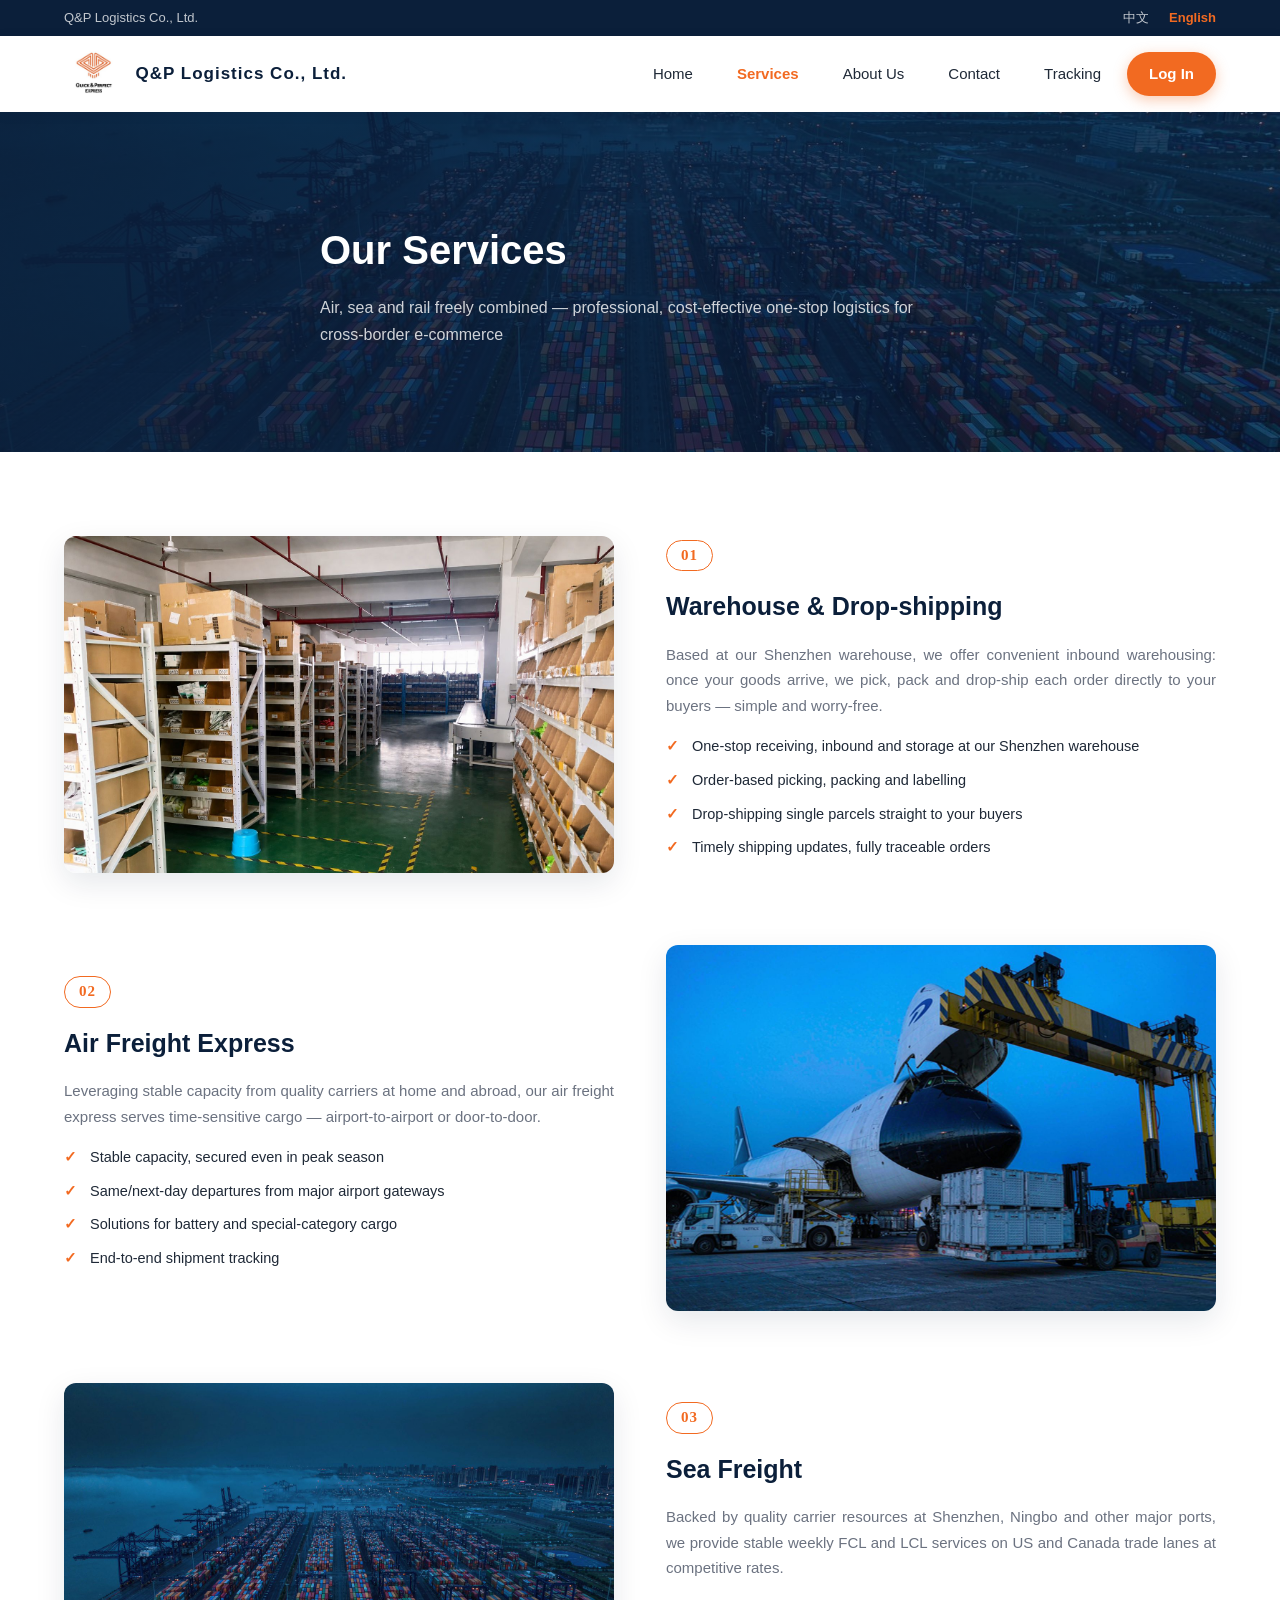
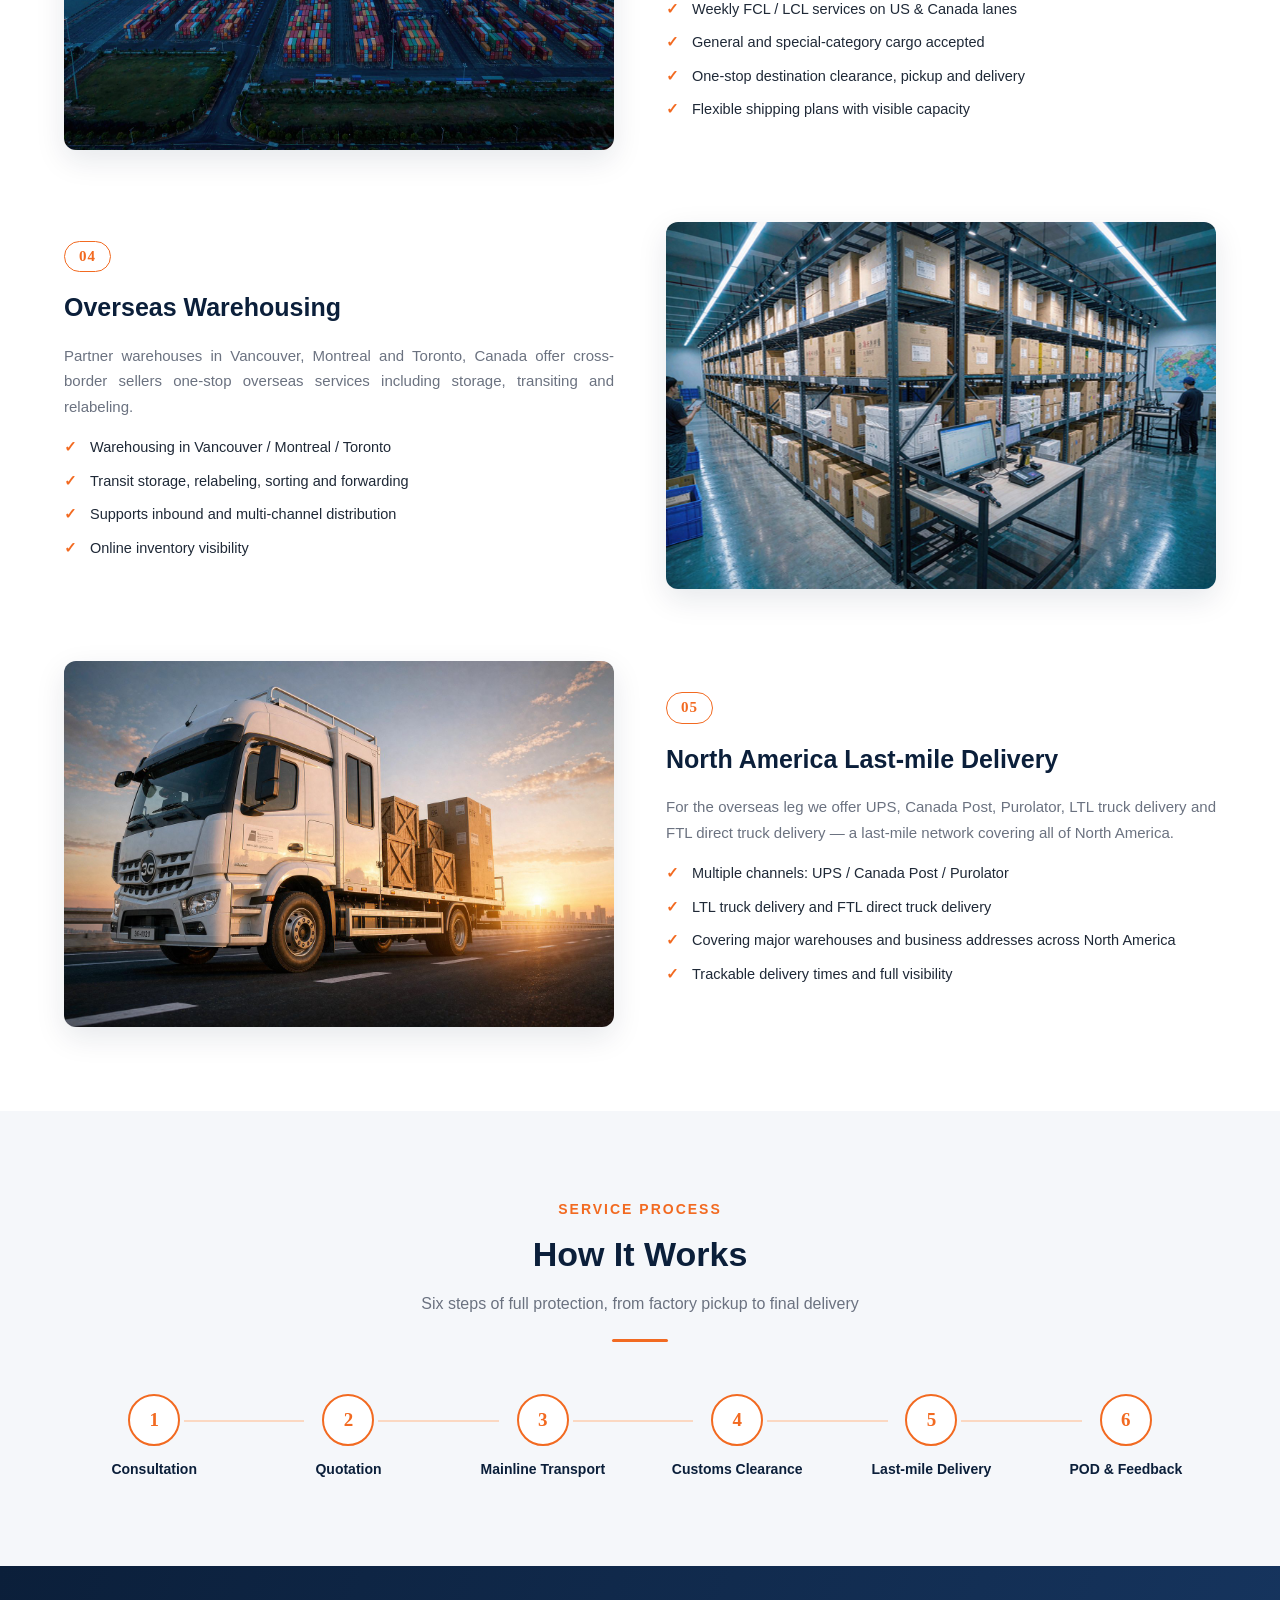
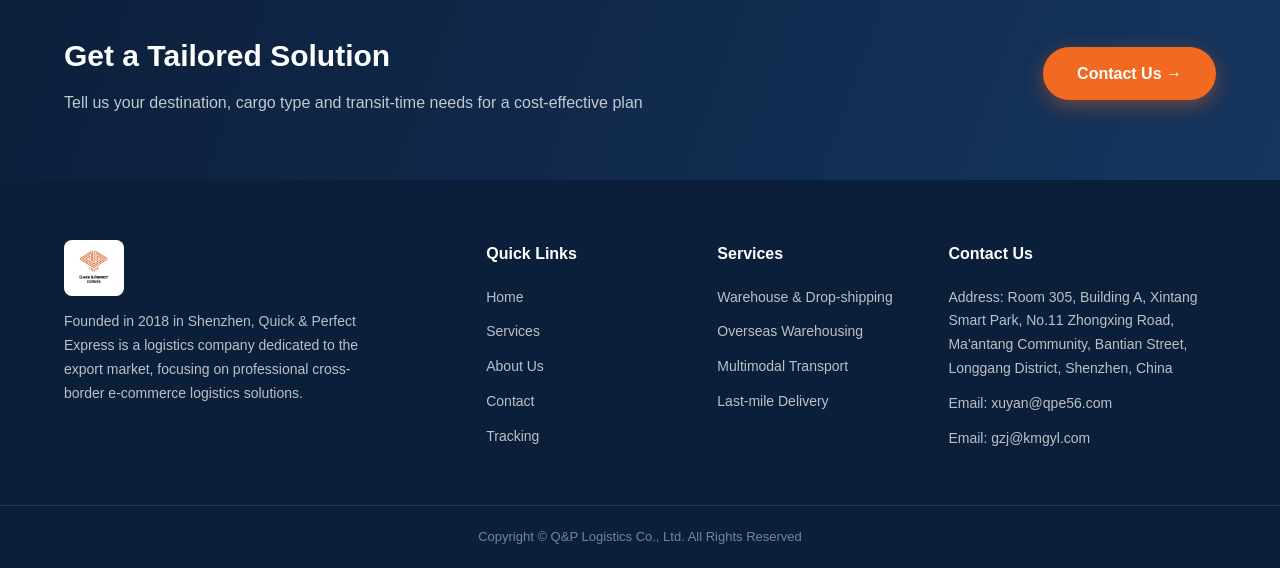
<file: en/services.html>
<!DOCTYPE html>
<html lang="en">
<head>
<meta charset="utf-8">
<meta name="viewport" content="width=device-width, initial-scale=1.0">
<title>Services - Q&amp;P Logistics</title>
<meta name="description" content="Q&amp;P Logistics services: warehouse &amp; drop-shipping, air freight, sea freight, rail transport, overseas warehousing and North America last-mile delivery.">
<link rel="stylesheet" href="../assets/css/style.css">
</head>
<body>

<div class="topbar">
  <div class="container">
    <span>Q&amp;P Logistics Co., Ltd.</span>
    <span class="lang-switch">
      <a href="../cn/services.html">中文</a>
      <a href="services.html" class="active">English</a>
    </span>
  </div>
</div>

<nav class="navbar">
  <div class="container">
    <a class="brand" href="index.html">
      <img src="../assets/img/logo.png" alt="Q&amp;P Logistics Logo">
      <span class="brand-text">
        <!-- <span class="cn">Quick &amp; Perfect Express</span><br> -->
        <span class="cn">Q&amp;P Logistics Co., Ltd.</span>
      </span>
    </a>
    <div class="nav-links">
      <a href="index.html">Home</a>
      <a href="services.html" class="active">Services</a>
      <a href="about.html">About Us</a>
      <a href="contact.html">Contact</a>
      <a href="track.html">Tracking</a>
      <a class="nav-cta" href="http://www.qpe56.com:8082/" target="_blank">Log In</a>
    </div>
    <button class="nav-toggle" id="navToggle" aria-label="Menu"><span></span><span></span><span></span></button>
  </div>
</nav>

<header class="page-hero" style="background-image:url('../assets/img/hero.jpg');">
  <div class="container">
    <h1>Our Services</h1>
    <p>Air, sea and rail freely combined — professional, cost-effective one-stop logistics for cross-border e-commerce</p>
  </div>
</header>

<section class="section">
  <div class="container">
    <div class="svc-list">

      <div class="svc-row">
        <div class="pic"><img src="../assets/img/fulfillment.jpg" alt="Warehouse & Drop-shipping"></div>
        <div>
          <span class="tag-no">01</span>
          <h3>Warehouse &amp; Drop-shipping</h3>
          <p class="desc">Based at our Shenzhen warehouse, we offer convenient inbound warehousing: once your goods arrive, we pick, pack and drop-ship each order directly to your buyers — simple and worry-free.</p>
          <ul>
            <li>One-stop receiving, inbound and storage at our Shenzhen warehouse</li>
            <li>Order-based picking, packing and labelling</li>
            <li>Drop-shipping single parcels straight to your buyers</li>
            <li>Timely shipping updates, fully traceable orders</li>
          </ul>
        </div>
      </div>

      <div class="svc-row">
        <div class="pic"><img src="../assets/img/air.jpg" alt="Air Freight"></div>
        <div>
          <span class="tag-no">02</span>
          <h3>Air Freight Express</h3>
          <p class="desc">Leveraging stable capacity from quality carriers at home and abroad, our air freight express serves time-sensitive cargo — airport-to-airport or door-to-door.</p>
          <ul>
            <li>Stable capacity, secured even in peak season</li>
            <li>Same/next-day departures from major airport gateways</li>
            <li>Solutions for battery and special-category cargo</li>
            <li>End-to-end shipment tracking</li>
          </ul>
        </div>
      </div>

      <div class="svc-row">
        <div class="pic"><img src="../assets/img/hero.jpg" alt="Sea Freight"></div>
        <div>
          <span class="tag-no">03</span>
          <h3>Sea Freight</h3>
          <p class="desc">Backed by quality carrier resources at Shenzhen, Ningbo and other major ports, we provide stable weekly FCL and LCL services on US and Canada trade lanes at competitive rates.</p>
          <ul>
            <li>Weekly FCL / LCL services on US &amp; Canada lanes</li>
            <li>General and special-category cargo accepted</li>
            <li>One-stop destination clearance, pickup and delivery</li>
            <li>Flexible shipping plans with visible capacity</li>
          </ul>
        </div>
      </div>

      <!-- <div class="svc-row">
        <div class="pic"><img src="../assets/img/rail.jpg" alt="Rail Transport"></div>
        <div>
          <span class="tag-no">04</span>
          <h3>Rail Transport</h3>
          <p class="desc">China-Europe / China-America rail block-train multimodal solutions — the best value between air and sea for cargo balancing transit time and cost.</p>
          <ul>
            <li>Fixed departure schedules, stable transit times</li>
            <li>Cheaper than air, faster than sea</li>
            <li>Freely combined multimodal options</li>
            <li>Full-journey visibility and tracking</li>
          </ul>
        </div>
      </div> -->

      <div class="svc-row">
        <div class="pic"><img src="../assets/img/overseas.jpg" alt="Overseas Warehousing"></div>
        <div>
          <span class="tag-no">04</span>
          <h3>Overseas Warehousing</h3>
          <p class="desc">Partner warehouses in Vancouver, Montreal and Toronto, Canada offer cross-border sellers one-stop overseas services including storage, transiting and relabeling.</p>
          <ul>
            <li>Warehousing in Vancouver / Montreal / Toronto</li>
            <li>Transit storage, relabeling, sorting and forwarding</li>
            <li>Supports inbound and multi-channel distribution</li>
            <li>Online inventory visibility</li>
          </ul>
        </div>
      </div>

      <div class="svc-row">
        <div class="pic"><img src="../assets/img/truck.jpg" alt="North America Last-mile Delivery"></div>
        <div>
          <span class="tag-no">05</span>
          <h3>North America Last-mile Delivery</h3>
          <p class="desc">For the overseas leg we offer UPS, Canada Post, Purolator, LTL truck delivery and FTL direct truck delivery — a last-mile network covering all of North America.</p>
          <ul>
            <li>Multiple channels: UPS / Canada Post / Purolator</li>
            <li>LTL truck delivery and FTL direct truck delivery</li>
            <li>Covering major warehouses and business addresses across North America</li>
            <li>Trackable delivery times and full visibility</li>
          </ul>
        </div>
      </div>

    </div>
  </div>
</section>

<section class="section gray">
  <div class="container">
    <div class="sec-head">
      <span class="tag">Service Process</span>
      <h2>How It Works</h2>
      <p>Six steps of full protection, from factory pickup to final delivery</p>
    </div>
    <div class="svc-flow">
      <div class="flow-step"><div class="num">1</div><div class="name">Consultation</div></div>
      <div class="flow-step"><div class="num">2</div><div class="name">Quotation</div></div>
      <div class="flow-step"><div class="num">3</div><div class="name">Mainline Transport</div></div>
      <div class="flow-step"><div class="num">4</div><div class="name">Customs Clearance</div></div>
      <div class="flow-step"><div class="num">5</div><div class="name">Last-mile Delivery</div></div>
      <div class="flow-step"><div class="num">6</div><div class="name">POD &amp; Feedback</div></div>
    </div>
  </div>
</section>

<div class="cta-band">
  <div class="container">
    <div>
      <h2>Get a Tailored Solution</h2>
      <p>Tell us your destination, cargo type and transit-time needs for a cost-effective plan</p>
    </div>
    <a class="btn btn-primary" href="contact.html">Contact Us →</a>
  </div>
</div>

<footer>
  <div class="foot-main">
    <div class="container foot-grid">
      <div class="foot-brand">
        <img src="../assets/img/logo.png" alt="Q&amp;P Logistics Logo">
        <p>Founded in 2018 in Shenzhen, Quick &amp; Perfect Express is a logistics company dedicated to the export market, focusing on professional cross-border e-commerce logistics solutions.</p>
      </div>
      <div>
        <h4>Quick Links</h4>
        <ul>
          <li><a href="index.html">Home</a></li>
          <li><a href="services.html">Services</a></li>
          <li><a href="about.html">About Us</a></li>
          <li><a href="contact.html">Contact</a></li>
          <li><a href="track.html">Tracking</a></li>
        </ul>
      </div>
      <div>
        <h4>Services</h4>
        <ul>
          <li>Warehouse &amp; Drop-shipping</li>
          <li>Overseas Warehousing</li>
          <li>Multimodal Transport</li>
          <li>Last-mile Delivery</li>
        </ul>
      </div>
      <div>
        <h4>Contact Us</h4>
        <ul>
          <li>Address: Room 305, Building A, Xintang Smart Park, No.11 Zhongxing Road, Ma'antang Community, Bantian Street, Longgang District, Shenzhen, China</li>
          <li>Email: <a href="mailto:xuyan@qpe56.com">xuyan@qpe56.com</a></li>
          <li>Email: <a href="mailto:gzj@kmgyl.com">gzj@kmgyl.com</a></li>
        </ul>
      </div>
    </div>
  </div>
  <div class="foot-bottom">
    <div class="container">Copyright © Q&amp;P Logistics Co., Ltd. All Rights Reserved</div>
  </div>
</footer>

<script>
(function () {
  var t = document.getElementById("navToggle");
  var m = document.querySelector(".nav-links");
  t.addEventListener("click", function () { t.classList.toggle("open"); m.classList.toggle("open"); });
  m.addEventListener("click", function (e) { if (e.target.tagName === "A") { t.classList.remove("open"); m.classList.remove("open"); } });
})();
</script>
</body>
</html>
</file>
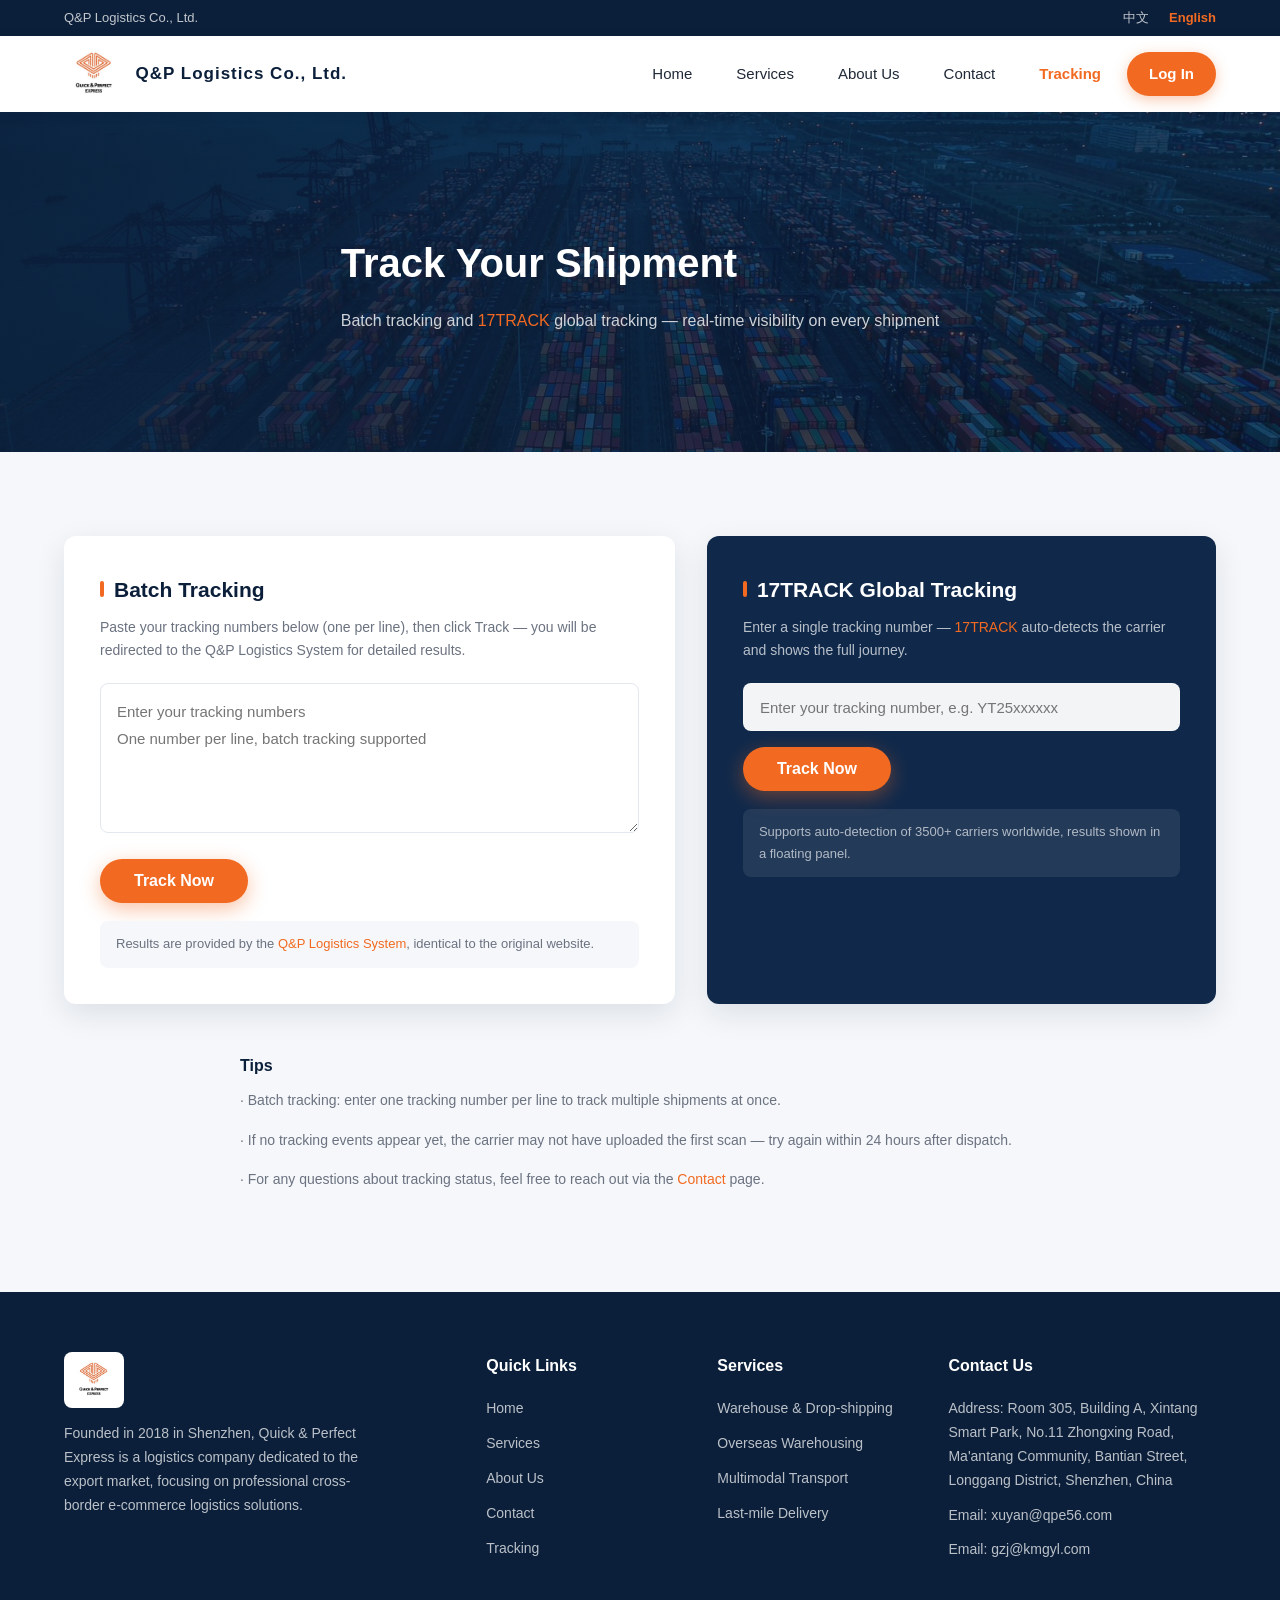
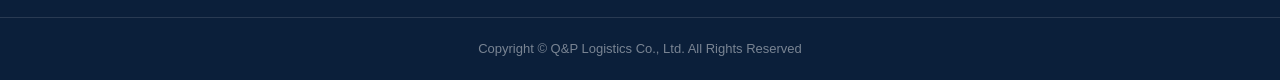
<file: en/track.html>
<!DOCTYPE html>
<html lang="en">
<head>
<meta charset="utf-8">
<meta name="viewport" content="width=device-width, initial-scale=1.0">
<title>Tracking - Q&amp;P Logistics</title>
<meta name="description" content="Track your shipment with Q&amp;P Logistics: batch tracking and 17TRACK global tracking.">
<link rel="stylesheet" href="../assets/css/style.css">
</head>
<body>

<div class="topbar">
  <div class="container">
    <span>Q&amp;P Logistics Co., Ltd.</span>
    <span class="lang-switch">
      <a href="../cn/track.html">中文</a>
      <a href="track.html" class="active">English</a>
    </span>
  </div>
</div>

<nav class="navbar">
  <div class="container">
    <a class="brand" href="index.html">
      <img src="../assets/img/logo.png" alt="Q&amp;P Logistics Logo">
      <span class="brand-text">
        <!-- <span class="cn">Quick &amp; Perfect Express</span><br> -->
        <span class="cn">Q&amp;P Logistics Co., Ltd.</span>
      </span>
    </a>
    <div class="nav-links">
      <a href="index.html">Home</a>
      <a href="services.html">Services</a>
      <a href="about.html">About Us</a>
      <a href="contact.html">Contact</a>
      <a href="track.html" class="active">Tracking</a>
      <a class="nav-cta" href="http://www.qpe56.com:8082/" target="_blank">Log In</a>
    </div>
    <button class="nav-toggle" id="navToggle" aria-label="Menu"><span></span><span></span><span></span></button>
  </div>
</nav>

<header class="page-hero" style="background-image:url('../assets/img/hero.jpg');">
  <div class="container">
    <h1>Track Your Shipment</h1>
    <p>Batch tracking and <a href="https://www.17track.net/" target="_blank" style="color:#F26A21;">17TRACK</a> global tracking — real-time visibility on every shipment</p>
  </div>
</header>

<section class="section gray">
  <div class="container">
    <div class="track-grid">
      <div class="track-panel">
        <h3>Batch Tracking</h3>
        <p class="tip">Paste your tracking numbers below (one per line), then click Track — you will be redirected to the Q&amp;P Logistics System for detailed results.</p>
        <form action="http://www.qpe56.com:8082/trackIndex.htm" method="post">
          <input type="hidden" id="codes" value="">
          <textarea name="documentCode" id="cno" placeholder="Enter your tracking numbers&#10;One number per line, batch tracking supported"></textarea>
          <button class="btn btn-primary" type="submit">Track Now</button>
        </form>
        <div class="track-note">Results are provided by the <a href="http://www.qpe56.com:8082/" target="_blank" style="color:#F26A21;">Q&amp;P Logistics System</a>, identical to the original website.</div>
      </div>
      <div class="track-panel track-17">
        <h3>17TRACK Global Tracking</h3>
        <p class="tip">Enter a single tracking number — <a href="https://www.17track.net/" target="_blank" style="color:#F26A21;">17TRACK</a> auto-detects the carrier and shows the full journey.</p>
        <input type="text" id="YQNum" maxlength="50" placeholder="Enter your tracking number, e.g. YT25xxxxxx">
        <button class="btn btn-primary" onclick="doTrack()">Track Now</button>
        <div class="track-note">Supports auto-detection of 3500+ carriers worldwide, results shown in a floating panel.</div>
        <script type="text/javascript" src="//www.17track.net/externalcall.js"></script>
        <script type="text/javascript">
          function doTrack() {
            var num = document.getElementById("YQNum").value;
            if (num === "") { alert("Enter your number."); return; }
            YQV5.trackSingleF2({ YQ_ElementId: "YQNum", YQ_Width: 770, YQ_Height: 560, YQ_Fc: "0", YQ_Lang: "en", YQ_Num: num });
          }
        </script>
      </div>
    </div>

    <div class="track-faq">
      <h4>Tips</h4>
      <p>· Batch tracking: enter one tracking number per line to track multiple shipments at once.</p>
      <p>· If no tracking events appear yet, the carrier may not have uploaded the first scan — try again within 24 hours after dispatch.</p>
      <p>· For any questions about tracking status, feel free to reach out via the <a href="contact.html" style="color:#F26A21;">Contact</a> page.</p>
    </div>
  </div>
</section>

<footer>
  <div class="foot-main">
    <div class="container foot-grid">
      <div class="foot-brand">
        <img src="../assets/img/logo.png" alt="Q&amp;P Logistics Logo">
        <p>Founded in 2018 in Shenzhen, Quick &amp; Perfect Express is a logistics company dedicated to the export market, focusing on professional cross-border e-commerce logistics solutions.</p>
      </div>
      <div>
        <h4>Quick Links</h4>
        <ul>
          <li><a href="index.html">Home</a></li>
          <li><a href="services.html">Services</a></li>
          <li><a href="about.html">About Us</a></li>
          <li><a href="contact.html">Contact</a></li>
          <li><a href="track.html">Tracking</a></li>
        </ul>
      </div>
      <div>
        <h4>Services</h4>
        <ul>
          <li>Warehouse &amp; Drop-shipping</li>
          <li>Overseas Warehousing</li>
          <li>Multimodal Transport</li>
          <li>Last-mile Delivery</li>
        </ul>
      </div>
      <div>
        <h4>Contact Us</h4>
        <ul>
          <li>Address: Room 305, Building A, Xintang Smart Park, No.11 Zhongxing Road, Ma'antang Community, Bantian Street, Longgang District, Shenzhen, China</li>
          <li>Email: <a href="mailto:xuyan@qpe56.com">xuyan@qpe56.com</a></li>
          <li>Email: <a href="mailto:gzj@kmgyl.com">gzj@kmgyl.com</a></li>
        </ul>
      </div>
    </div>
  </div>
  <div class="foot-bottom">
    <div class="container">Copyright © Q&amp;P Logistics Co., Ltd. All Rights Reserved</div>
  </div>
</footer>

<script>
(function () {
  var t = document.getElementById("navToggle");
  var m = document.querySelector(".nav-links");
  t.addEventListener("click", function () { t.classList.toggle("open"); m.classList.toggle("open"); });
  m.addEventListener("click", function (e) { if (e.target.tagName === "A") { t.classList.remove("open"); m.classList.remove("open"); } });
})();
</script>
</body>
</html>
</file>
<file: assets/css/style.css>
:root {
  --navy: #0B1F3A;
  --navy-2: #10294B;
  --blue: #2A7DE1;
  --blue-light: #EAF2FC;
  --orange: #F26A21;
  --orange-dark: #D85A15;
  --text: #1F2937;
  --text-light: #6B7280;
  --bg-gray: #F5F7FA;
  --white: #FFFFFF;
  --shadow: 0 10px 30px rgba(11, 31, 58, .10);
  --radius: 12px;
  --max: 1200px;
}

* { margin: 0; padding: 0; box-sizing: border-box; }

html { scroll-behavior: smooth; }

body {
  font-family: "PingFang SC", "Microsoft YaHei", "Segoe UI", -apple-system, Arial, sans-serif;
  color: var(--text);
  background: var(--white);
  line-height: 1.7;
  font-size: 16px;
}

a { text-decoration: none; color: inherit; }
ul { list-style: none; }
img { max-width: 100%; display: block; }

.container { max-width: var(--max); margin: 0 auto; padding: 0 24px; }

/* ---------- top bar ---------- */
.topbar {
  background: var(--navy);
  color: rgba(255,255,255,.75);
  font-size: 13px;
}
.topbar .container {
  display: flex; justify-content: space-between; align-items: center;
  height: 36px;
}
.topbar a { color: rgba(255,255,255,.75); margin-left: 16px; transition: color .2s; }
.topbar a:hover { color: var(--orange); }
.lang-switch a.active { color: var(--orange); font-weight: 600; }

/* ---------- navbar ---------- */
.navbar {
  background: var(--white);
  position: sticky; top: 0; z-index: 100;
  box-shadow: 0 2px 12px rgba(11,31,58,.08);
}
.navbar .container {
  display: flex; align-items: center; justify-content: space-between;
  height: 76px;
}
.brand { display: flex; align-items: center; gap: 12px; }
.brand img { height: 54px; width: auto; }
.brand-text { line-height: 1.25; }
.brand-text .cn { font-size: 17px; font-weight: 700; color: var(--navy); letter-spacing: 1px; }
.brand-text .en { font-size: 11px; color: var(--text-light); letter-spacing: .5px; }
.nav-links { display: flex; align-items: center; gap: 8px; }
.nav-links a {
  padding: 8px 18px; font-size: 15px; color: var(--text); border-radius: 8px;
  transition: all .2s; font-weight: 500;
}
.nav-links a:hover { color: var(--orange); background: #FFF4EC; }
.nav-links a.active { color: var(--orange); font-weight: 600; }
.nav-cta {
  background: var(--orange); color: #fff !important;
  padding: 9px 22px !important; border-radius: 999px !important;
  font-weight: 600 !important;
  box-shadow: 0 4px 14px rgba(242,106,33,.35);
}
.nav-cta:hover { background: var(--orange-dark) !important; color:#fff !important; }

/* ---------- hero ---------- */
.hero {
  position: relative;
  min-height: 560px;
  display: flex; align-items: center;
  background: var(--navy) url("../img/hero.jpg") center/cover no-repeat;
}
.hero::before {
  content: ""; position: absolute; inset: 0;
  background: linear-gradient(100deg, rgba(11,31,58,.92) 0%, rgba(11,31,58,.72) 45%, rgba(11,31,58,.35) 100%);
}
.hero .container { position: relative; z-index: 1; color: #fff; padding-top: 60px; padding-bottom: 80px; }
.hero .kicker {
  display: inline-block; font-size: 14px; letter-spacing: 3px;
  color: var(--orange); font-weight: 600; margin-bottom: 18px;
  text-transform: uppercase;
}
.hero h1 {
  font-size: 46px; line-height: 1.25; font-weight: 700;
  max-width: 720px; margin-bottom: 20px;
}
.hero h1 em { font-style: normal; color: var(--orange); }
.hero p.sub { font-size: 18px; color: rgba(255,255,255,.85); max-width: 640px; margin-bottom: 36px; }
.hero-actions { display: flex; gap: 16px; flex-wrap: wrap; }

.btn {
  display: inline-block; padding: 13px 34px; border-radius: 999px;
  font-size: 16px; font-weight: 600; transition: all .2s; border: none; cursor: pointer;
}
.btn-primary { background: var(--orange); color: #fff; box-shadow: 0 6px 20px rgba(242,106,33,.4); }
.btn-primary:hover { background: var(--orange-dark); transform: translateY(-2px); }
.btn-ghost { background: transparent; color: #fff; border: 1.5px solid rgba(255,255,255,.6); }
.btn-ghost:hover { background: rgba(255,255,255,.12); border-color: #fff; }

/* tracking box in hero */
.track-box {
  margin-top: 44px; background: rgba(255,255,255,.10);
  border: 1px solid rgba(255,255,255,.22); backdrop-filter: blur(6px);
  border-radius: 14px; padding: 20px 24px; max-width: 720px;
}
.track-box label { font-size: 14px; color: rgba(255,255,255,.85); display: block; margin-bottom: 10px; }
.track-row { display: flex; gap: 12px; }
.track-row input[type=text] {
  flex: 1; height: 48px; border-radius: 8px; border: 1px solid rgba(255,255,255,.3);
  background: rgba(255,255,255,.95); padding: 0 16px; font-size: 15px; outline: none;
}
.track-row .btn { height: 48px; padding: 0 30px; line-height: 48px; }

/* ---------- stats band ---------- */
.stats { background: var(--navy-2); color: #fff; padding: 40px 0; }
.stats .container { display: grid; grid-template-columns: repeat(4, 1fr); gap: 24px; text-align: center; }
.stat .num { font-size: 38px; font-weight: 700; color: var(--orange); font-family: Georgia, serif; }
.stat .num span { font-size: 20px; }
.stat .label { font-size: 14px; color: rgba(255,255,255,.75); margin-top: 4px; }

/* ---------- sections ---------- */
.section { padding: 84px 0; }
.section.gray { background: var(--bg-gray); }
.sec-head { text-align: center; max-width: 720px; margin: 0 auto 52px; }
.sec-head .tag {
  display: inline-block; color: var(--orange); font-weight: 600;
  font-size: 14px; letter-spacing: 2px; text-transform: uppercase; margin-bottom: 10px;
}
.sec-head h2 { font-size: 34px; color: var(--navy); font-weight: 700; line-height: 1.3; }
.sec-head p { color: var(--text-light); margin-top: 14px; }
.sec-head::after {
  content: ""; display: block; width: 56px; height: 3px;
  background: var(--orange); margin: 22px auto 0; border-radius: 2px;
}

/* services cards */
.cards { display: grid; grid-template-columns: repeat(4, 1fr); gap: 26px; }
.card {
  background: var(--white); border-radius: var(--radius); overflow: hidden;
  box-shadow: var(--shadow); transition: transform .25s, box-shadow .25s;
  display: flex; flex-direction: column;
}
.card:hover { transform: translateY(-6px); box-shadow: 0 18px 40px rgba(11,31,58,.16); }
.card .thumb { height: 190px; overflow: hidden; }
.card .thumb img { width: 100%; height: 100%; object-fit: cover; transition: transform .4s; }
.card:hover .thumb img { transform: scale(1.06); }
.card .body { padding: 22px 22px 26px; flex: 1; }
.card h3 { font-size: 19px; color: var(--navy); margin-bottom: 10px; }
.card h3::before { content: ""; display: inline-block; width: 4px; height: 15px; background: var(--orange); margin-right: 9px; border-radius: 2px; }
.card p { font-size: 14.5px; color: var(--text-light); }

/* why us */
.why { display: grid; grid-template-columns: repeat(4, 1fr); gap: 26px; }
.why-item {
  background: var(--white); border-radius: var(--radius); padding: 34px 26px;
  border-top: 3px solid transparent; box-shadow: var(--shadow); transition: all .25s;
}
.why-item:hover { border-top-color: var(--orange); transform: translateY(-4px); }
.why-item .icon {
  width: 58px; height: 58px; border-radius: 14px;
  background: var(--blue-light); display: flex; align-items: center; justify-content: center;
  margin-bottom: 18px; font-size: 26px;
}
.why-item h3 { font-size: 18px; color: var(--navy); margin-bottom: 10px; }
.why-item p { font-size: 14.5px; color: var(--text-light); }

/* network */
.network { display: grid; grid-template-columns: repeat(3, 1fr); gap: 26px; }
.net-card {
  position: relative; border-radius: var(--radius); overflow: hidden;
  height: 230px; box-shadow: var(--shadow);
}
.net-card img { width: 100%; height: 100%; object-fit: cover; transition: transform .4s; }
.net-card:hover img { transform: scale(1.06); }
.net-card .mask {
  position: absolute; inset: 0;
  background: linear-gradient(to top, rgba(11,31,58,.88) 0%, rgba(11,31,58,.15) 55%, transparent 100%);
  display: flex; flex-direction: column; justify-content: flex-end; padding: 22px;
  color: #fff;
}
.net-card h3 { font-size: 20px; }
.net-card p { font-size: 13.5px; color: rgba(255,255,255,.85); }

/* CTA band */
.cta-band { background: linear-gradient(110deg, var(--navy) 0%, #16355F 100%); color: #fff; padding: 64px 0; }
.cta-band .container { display: flex; align-items: center; justify-content: space-between; gap: 24px; flex-wrap: wrap; }
.cta-band h2 { font-size: 30px; }
.cta-band p { color: rgba(255,255,255,.75); margin-top: 8px; }

/* footer */
footer { background: var(--navy); color: rgba(255,255,255,.72); font-size: 14px; }
.foot-main { padding: 60px 0 44px; }
.foot-grid { display: grid; grid-template-columns: 2fr 1fr 1fr 1.4fr; gap: 40px; }
.foot-grid h4 { color: #fff; font-size: 16px; margin-bottom: 18px; font-weight: 600; }
.foot-grid li { margin-bottom: 11px; }
.foot-grid a:hover { color: var(--orange); }
.foot-brand img { height: 56px; width: auto; margin-bottom: 14px; background:#fff; border-radius:8px; padding:6px; }
.foot-brand p { max-width: 300px; }
.foot-bottom {
  border-top: 1px solid rgba(255,255,255,.12); padding: 20px 0; text-align: center;
  font-size: 13px; color: rgba(255,255,255,.45);
}

/* ---------- page hero (about/contact) ---------- */
.page-hero {
  position: relative; min-height: 340px;
  display: flex; align-items: center;
  background: var(--navy) center/cover no-repeat;
}
.page-hero::before { content: ""; position: absolute; inset: 0; background: linear-gradient(100deg, rgba(11,31,58,.9), rgba(11,31,58,.55)); }
.page-hero .container { position: relative; z-index: 1; color: #fff; }
.page-hero .crumb { font-size: 14px; color: rgba(255,255,255,.7); margin-bottom: 12px; }
.page-hero .crumb a:hover { color: var(--orange); }
.page-hero h1 { font-size: 40px; font-weight: 700; }
.page-hero p { color: rgba(255,255,255,.8); margin-top: 10px; max-width: 640px; }

/* about content */
.about-wrap { display: grid; grid-template-columns: 1.15fr 1fr; gap: 56px; align-items: center; }
.about-wrap .pic { border-radius: var(--radius); overflow: hidden; box-shadow: var(--shadow); }
.about-wrap .pic img { width: 100%; }
.about-text h2 { font-size: 30px; color: var(--navy); margin-bottom: 20px; }
.about-text h2::after { content: ""; display: block; width: 56px; height: 3px; background: var(--orange); margin-top: 14px; border-radius: 2px; }
.about-text p { color: var(--text-light); margin-bottom: 14px; font-size: 15.5px; text-align: justify; }

.values { display: grid; grid-template-columns: repeat(3, 1fr); gap: 26px; margin-top: 60px; }
.value {
  text-align: center; padding: 40px 26px; border-radius: var(--radius);
  background: var(--white); box-shadow: var(--shadow);
}
.value .icon {
  width: 64px; height: 64px; margin: 0 auto 18px; border-radius: 50%;
  background: linear-gradient(135deg, var(--orange), #F79A5C); color: #fff;
  display: flex; align-items: center; justify-content: center; font-size: 28px;
}
.value h3 { color: var(--navy); font-size: 19px; margin-bottom: 10px; }
.value p { font-size: 14px; color: var(--text-light); }

.timeline { position: relative; max-width: 800px; margin: 0 auto; padding-left: 30px; border-left: 3px solid #FBD8C2; }
.tl-item { position: relative; padding-bottom: 38px; }
.tl-item::before {
  content: ""; position: absolute; left: -39px; top: 6px;
  width: 15px; height: 15px; border-radius: 50%;
  background: var(--orange); border: 3px solid #FDE7D7;
}
.tl-item .year { font-size: 22px; font-weight: 700; color: var(--orange); font-family: Georgia, serif; }
.tl-item p { color: var(--text-light); margin-top: 6px; }

.platforms { text-align: center; }
.platforms img { max-width: 860px; margin: 0 auto; border-radius: var(--radius); box-shadow: var(--shadow); }
.platforms .cap { color: var(--text-light); font-size: 14px; margin-top: 14px; }

/* contact */
.contact-grid { display: grid; grid-template-columns: repeat(3, 1fr); gap: 26px; margin-bottom: 60px; }
.c-card {
  background: var(--white); border-radius: var(--radius); padding: 36px 28px;
  text-align: center; box-shadow: var(--shadow); transition: transform .25s;
}
.c-card:hover { transform: translateY(-4px); }
.c-card .icon {
  width: 62px; height: 62px; margin: 0 auto 16px; border-radius: 50%;
  background: var(--blue-light); display: flex; align-items: center; justify-content: center;
  font-size: 26px;
}
.c-card h3 { font-size: 18px; color: var(--navy); margin-bottom: 8px; }
.c-card p { color: var(--text-light); font-size: 14.5px; }
.c-card a { color: var(--blue); font-weight: 600; }
.c-card a:hover { color: var(--orange); }

.contact-lower { display: grid; grid-template-columns: 1fr 1fr; gap: 46px; align-items: start; }
.form-panel { background: var(--white); border-radius: var(--radius); padding: 36px; box-shadow: var(--shadow); }
.form-panel h3 { font-size: 22px; color: var(--navy); margin-bottom: 24px; }
.form-row { margin-bottom: 18px; }
.form-row label { display: block; font-size: 14px; color: var(--text); margin-bottom: 7px; font-weight: 500; }
.form-row input, .form-row textarea {
  width: 100%; border: 1.5px solid #E2E8F0; border-radius: 8px;
  padding: 11px 14px; font-size: 14.5px; font-family: inherit; outline: none; transition: border .2s;
}
.form-row input:focus, .form-row textarea:focus { border-color: var(--orange); }
.form-panel .btn { width: 100%; }
.map-panel { border-radius: var(--radius); overflow: hidden; box-shadow: var(--shadow); }
.map-panel img { width: 100%; height: 320px; object-fit: cover; object-position: center; }
.map-note { background: var(--navy); color: rgba(255,255,255,.85); padding: 16px 22px; font-size: 14px; }

/* ---------- hamburger (mobile nav) ---------- */
.nav-toggle {
  display: none;
  width: 44px; height: 44px;
  border: 1.5px solid #E2E8F0; border-radius: 10px;
  background: var(--white); cursor: pointer;
  flex-direction: column; align-items: center; justify-content: center; gap: 5px;
}
.nav-toggle span {
  display: block; width: 20px; height: 2px;
  background: var(--navy); border-radius: 2px; transition: all .25s;
}
.nav-toggle.open span:nth-child(1) { transform: translateY(7px) rotate(45deg); }
.nav-toggle.open span:nth-child(2) { opacity: 0; }
.nav-toggle.open span:nth-child(3) { transform: translateY(-7px) rotate(-45deg); }

/* ---------- responsive: tablet ---------- */
@media (max-width: 1080px) {
  .cards, .why { grid-template-columns: repeat(2, 1fr); }
  .foot-grid { grid-template-columns: 1fr 1fr; }
}

@media (max-width: 960px) {
  /* topbar */
  .topbar .container > span:first-child { font-size: 12px; }

  /* navbar: hamburger + drawer menu */
  .navbar .container { height: 64px; }
  .brand img { height: 44px; }
  .brand-text .cn { font-size: 14px; }
  .nav-toggle { display: flex; }
  .nav-links {
    display: none;
    position: absolute; top: 64px; left: 0; right: 0;
    background: var(--white);
    flex-direction: column; align-items: stretch;
    gap: 0; padding: 8px 16px 16px;
    box-shadow: 0 14px 24px rgba(11,31,58,.12);
  }
  .nav-links.open { display: flex; }
  .nav-links a {
    padding: 13px 14px; border-radius: 8px; font-size: 15px;
    border-bottom: 1px solid #F1F3F7;
  }
  .nav-links a:last-child { border-bottom: none; }
  .nav-cta {
    margin-top: 12px; text-align: center;
    border-radius: 999px !important; border-bottom: none !important;
  }

  /* hero */
  .hero { min-height: auto; }
  .hero .container { padding-top: 48px; padding-bottom: 56px; }
  .hero h1 { font-size: 30px; }
  .hero p.sub { font-size: 15.5px; margin-bottom: 28px; }
  .hero-actions .btn { flex: 1; text-align: center; min-width: 140px; }
  .track-box { margin-top: 32px; padding: 16px; }
  .track-row { flex-direction: column; }
  .track-row input[type=text] { flex: 0 0 auto; width: 100%; height: 46px; }
  .track-row .btn { height: 46px; line-height: 46px; }

  /* stats */
  .stats { padding: 30px 0; }
  .stats .container { grid-template-columns: repeat(2, 1fr); gap: 20px 12px; }
  .stat .num { font-size: 28px; }

  /* sections */
  .section { padding: 56px 0; }
  .sec-head { margin-bottom: 36px; }
  .sec-head h2 { font-size: 26px; }
  .sec-head p { font-size: 14.5px; }

  /* network & values */
  .network { grid-template-columns: 1fr; }
  .net-card { height: 200px; }
  .values { grid-template-columns: 1fr; margin-top: 40px; }

  /* about */
  .about-wrap { grid-template-columns: 1fr; gap: 32px; }
  .about-text h2 { font-size: 24px; }
  .about-wrap .pic { order: -1; }

  /* contact */
  .contact-grid { grid-template-columns: 1fr; margin-bottom: 40px; }
  .contact-lower { grid-template-columns: 1fr; gap: 32px; }
  .form-panel { padding: 24px 18px; }
  .map-panel img { height: 200px; }

  /* page hero */
  .page-hero { min-height: 260px; }
  .page-hero h1 { font-size: 28px; }

  /* cta band */
  .cta-band { padding: 44px 0; }
  .cta-band h2 { font-size: 23px; }
}

/* ---------- responsive: phone ---------- */
@media (max-width: 560px) {
  body { font-size: 15px; }
  .topbar .container > span:first-child { font-size: 11px; white-space: nowrap; overflow: hidden; text-overflow: ellipsis; max-width: 55%; }
  .topbar a { margin-left: 10px; }

  .brand-text .en { display: none; }
  .brand-text .cn { font-size: 13px; max-width: 52vw; }
  .brand img { height: 40px; }

  .hero h1 { font-size: 25px; }
  .hero .kicker { font-size: 12px; letter-spacing: 2px; }
  .hero-actions { flex-direction: column; }
  .hero-actions .btn { width: 100%; }

  .cards, .why, .foot-grid { grid-template-columns: 1fr; }
  .card .thumb { height: 180px; }

  .stats .container { grid-template-columns: repeat(2, 1fr); }
  .stat .num { font-size: 24px; }
  .stat .num span { font-size: 14px; }
  .stat .label { font-size: 12.5px; }

  .sec-head h2 { font-size: 22px; }
  .btn { padding: 12px 26px; font-size: 15px; }

  .timeline { padding-left: 22px; }
  .tl-item::before { left: -31px; }
  .tl-item .year { font-size: 19px; }

  .platforms img { border-radius: 8px; }
  .form-panel h3 { font-size: 19px; }
}

/* ---------- track page ---------- */
.track-grid { display: grid; grid-template-columns: 1.2fr 1fr; gap: 32px; align-items: stretch; }
.track-panel {
  background: var(--white); border-radius: var(--radius); padding: 36px;
  box-shadow: var(--shadow); display: flex; flex-direction: column;
}
.track-panel h3 { font-size: 21px; color: var(--navy); margin-bottom: 8px; }
.track-panel h3::before { content: ""; display: inline-block; width: 4px; height: 16px; background: var(--orange); margin-right: 10px; border-radius: 2px; }
.track-panel .tip { font-size: 14px; color: var(--text-light); margin-bottom: 20px; }
.track-panel textarea {
  width: 100%; min-height: 150px; resize: vertical;
  border: 1.5px solid #E2E8F0; border-radius: 8px;
  padding: 14px 16px; font-size: 15px; font-family: inherit; line-height: 1.8;
  outline: none; transition: border .2s;
}
.track-panel textarea:focus { border-color: var(--orange); }
.track-panel .btn { margin-top: 18px; align-self: flex-start; }
.track-note {
  margin-top: 18px; font-size: 13px; color: var(--text-light);
  background: var(--bg-gray); border-radius: 8px; padding: 12px 16px; line-height: 1.7;
}
.track-17 { background: var(--navy-2); color: #fff; }
.track-17 h3 { color: #fff; }
.track-17 .tip { color: rgba(255,255,255,.7); }
.track-17 input[type=text] {
  width: 100%; height: 48px; border-radius: 8px; border: 1px solid rgba(255,255,255,.3);
  background: rgba(255,255,255,.95); padding: 0 16px; font-size: 15px; outline: none;
}
.track-17 .btn { margin-top: 16px; }
.track-17 .track-note { background: rgba(255,255,255,.08); color: rgba(255,255,255,.65); }
.track-faq { max-width: 800px; margin: 48px auto 0; }
.track-faq h4 { color: var(--navy); font-size: 16px; margin-bottom: 10px; }
.track-faq p { color: var(--text-light); font-size: 14px; margin-bottom: 16px; }

@media (max-width: 960px) {
  .track-grid { grid-template-columns: 1fr; }
  .track-panel { padding: 26px 20px; }
}

/* ---------- services page ---------- */
.svc-list { display: flex; flex-direction: column; gap: 72px; }
.svc-row { display: grid; grid-template-columns: 1fr 1fr; gap: 52px; align-items: center; }
.svc-row .pic { border-radius: var(--radius); overflow: hidden; box-shadow: var(--shadow); }
.svc-row .pic img { width: 100%; height: 100%; object-fit: cover; min-height: 280px; }
.svc-row:nth-child(even) .pic { order: 2; }
.svc-row .tag-no {
  display: inline-block; font-family: Georgia, serif; font-size: 15px; font-weight: 700;
  color: var(--orange); border: 1.5px solid var(--orange); border-radius: 999px;
  padding: 2px 14px; margin-bottom: 14px; letter-spacing: 1px;
}
.svc-row h3 { font-size: 25px; color: var(--navy); margin-bottom: 14px; }
.svc-row p.desc { color: var(--text-light); font-size: 15px; margin-bottom: 16px; text-align: justify; }
.svc-row ul li {
  position: relative; padding-left: 26px; margin-bottom: 9px;
  color: var(--text); font-size: 14.5px;
}
.svc-row ul li::before {
  content: "✓"; position: absolute; left: 0; top: 0;
  color: var(--orange); font-weight: 700;
}
.svc-flow { display: grid; grid-template-columns: repeat(6, 1fr); gap: 14px; margin-top: 48px; }
.flow-step { text-align: center; position: relative; }
.flow-step .num {
  width: 52px; height: 52px; margin: 0 auto 12px; border-radius: 50%;
  background: var(--white); border: 2px solid var(--orange); color: var(--orange);
  display: flex; align-items: center; justify-content: center;
  font-family: Georgia, serif; font-size: 19px; font-weight: 700;
  position: relative; z-index: 1;
}
.flow-step:not(:last-child)::after {
  content: ""; position: absolute; top: 26px; left: calc(50% + 30px);
  width: calc(100% - 60px); height: 2px; background: #FBD8C2;
}
.flow-step .name { font-size: 14px; color: var(--navy); font-weight: 600; }

@media (max-width: 960px) {
  .svc-list { gap: 48px; }
  .svc-row { grid-template-columns: 1fr; gap: 24px; }
  .svc-row:nth-child(even) .pic { order: 0; }
  .svc-row .pic img { min-height: 200px; }
  .svc-flow { grid-template-columns: repeat(3, 1fr); gap: 24px 14px; }
  .flow-step:nth-child(3n)::after { display: none; }
  .flow-step:not(:last-child)::after { width: calc(100% - 50px); left: calc(50% + 26px); }
}
</file>
